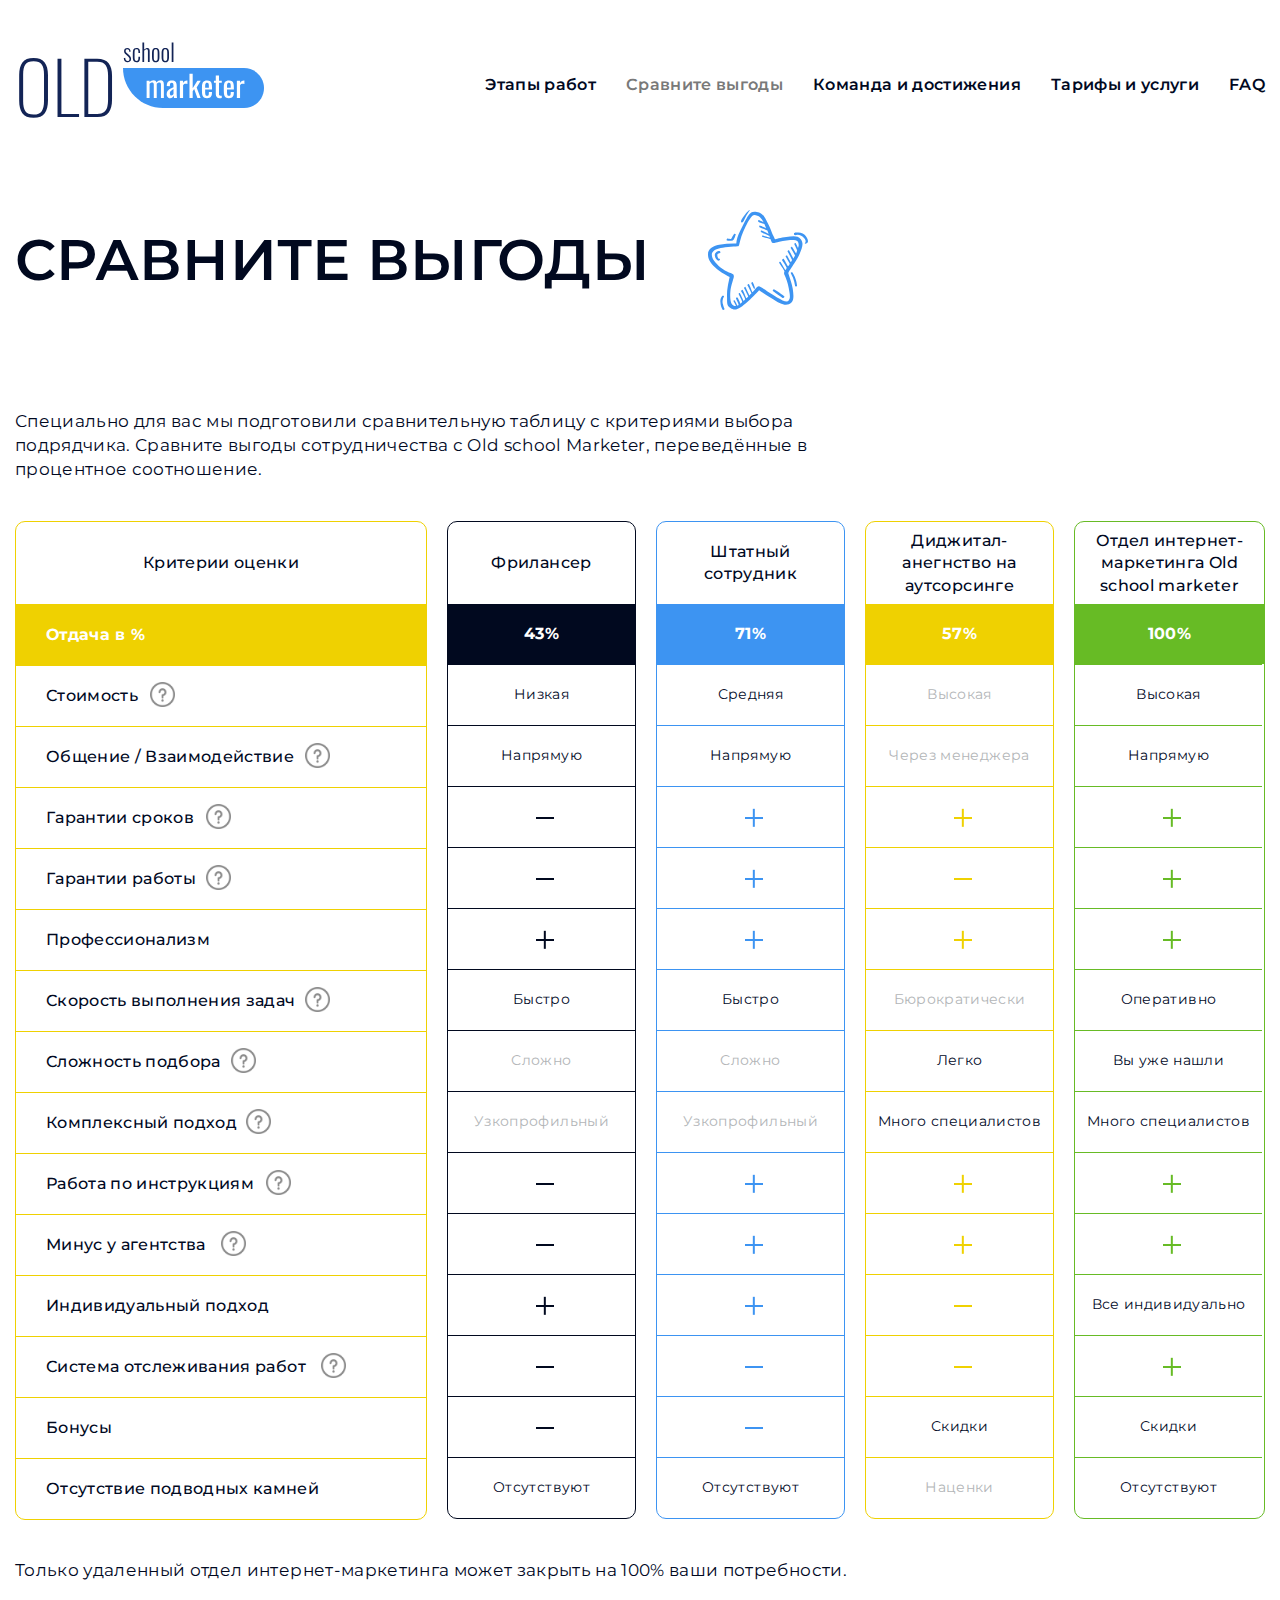
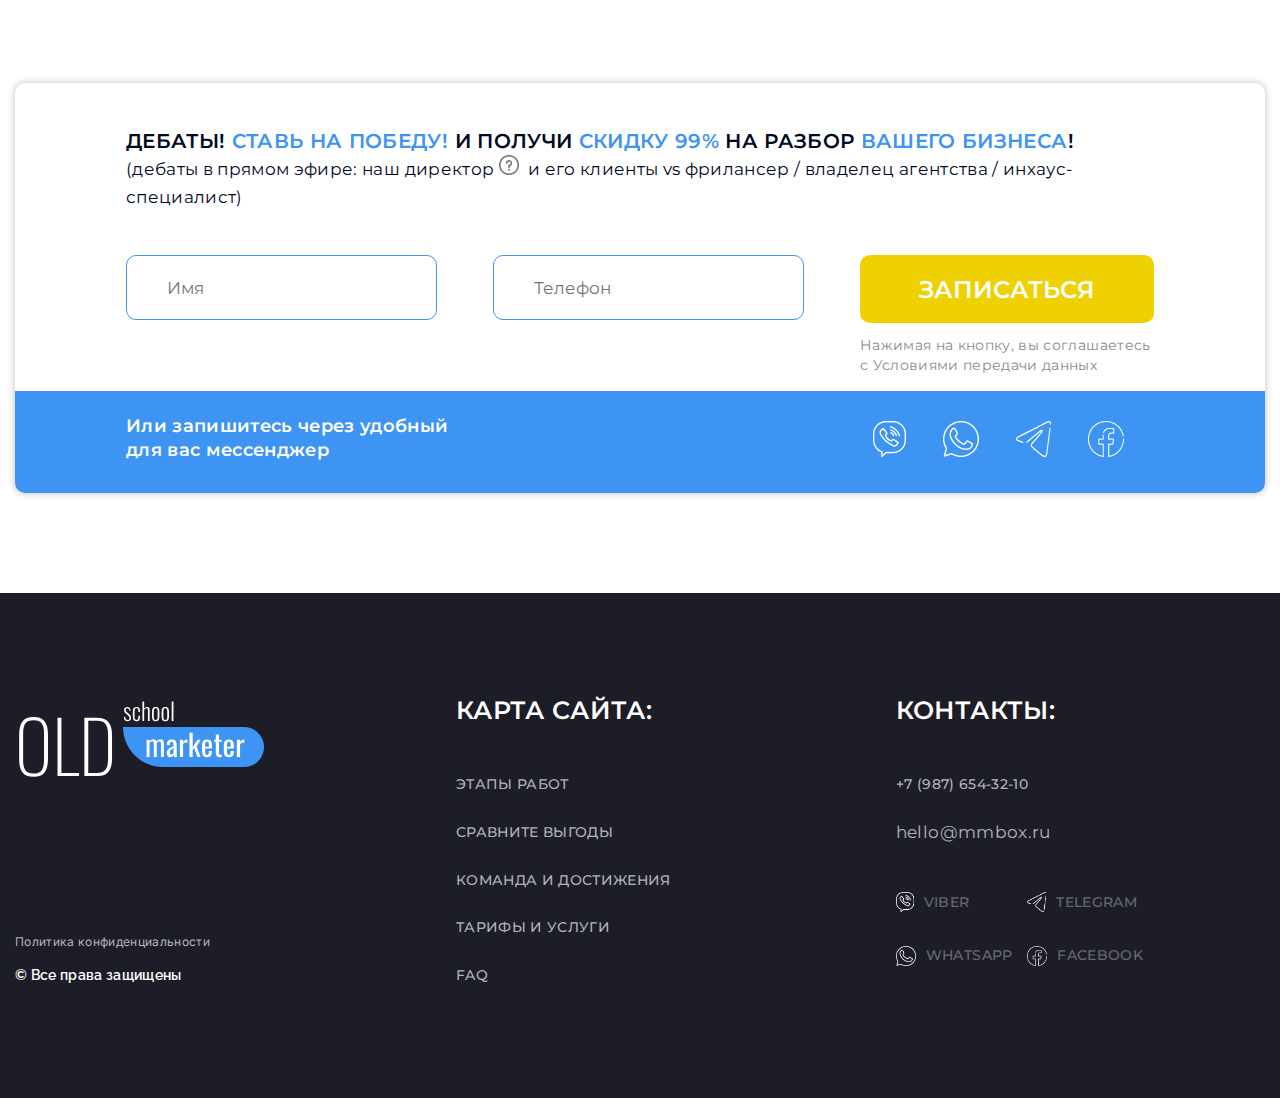
<file: cooperation.html>
<!DOCTYPE html>
<html lang="en">
<head>
    <meta charset="UTF-8">
    <title>Old school marketer</title>
    <meta name="description" content="Интернет маткетинг">
	<meta name="keywords" content="маткетинг, обучение, оптимизация, рекрутинг">
    <meta name="viewport" content="width=device-width, initial-scale=1.0">
    <meta http-equiv="X-UA-Compatible" content="IE=edge">
    <!-- OG Tags -->
	<meta property="og:title" content="Old school marketer">
	<meta property="og:description" content="Интернет маткетинг">
	<meta property="og:type" content="article">
	<meta property="og:image" content="https://sitename.ru/assets/img/preview.jpg">
	<meta property="og:site_name" content="Old school marketer">
    <!-- Styling -->
	<link rel="apple-touch-icon" href="assets/img/apple-touch-icon.png">
	<link rel="icon" type="image/png" href="assets/img/favicon.png">
    <!-- CSS -->
    <link rel="preconnect" href="https://fonts.googleapis.com">
    <link rel="preconnect" href="https://fonts.gstatic.com" crossorigin>
    <link href="https://fonts.googleapis.com/css2?family=Inter&family=Montserrat:wght@400;500;600&family=Raleway:wght@600&display=swap" rel="stylesheet">
    <link rel="stylesheet" href="assets/css/style.css">
</head>
<body>
    <!--? Preloader Start -->
    <div class="preloaderBg" id="preloader" onload="preloader()">
        <div class="preloader"></div>
        <div class="preloader2"></div>
    </div>
    <!-- Preloader End -->
    <!-- Header -->
    <header class="header" id="header">
        <div class="container">
            <div class="header__wrapper">
                <a href="index.html" class="header__logo logo"></a>
                <nav class="header-menu fade">
                    <div class="menu-close">
                        <span></span>
                        <span></span>
                    </div>
                    <ul class="header-menu__items">
                        <li class="header-menu__item">
                            <a href="process.html" class="header-menu__link">
                                Этапы работ
                            </a>
                        </li>
                        <li class="header-menu__item active">
                            <a href="cooperation.html" class="header-menu__link">
                                Сравните выгоды
                            </a>
                        </li>
                        <li class="header-menu__item">
                            <a href="team.html" class="header-menu__link">
                                Команда и достижения
                            </a>
                        </li>
                        <li class="header-menu__item">
                            <a href="rates.html" class="header-menu__link">
                                Тарифы и услуги
                            </a>
                        </li>
                        <li class="header-menu__item">
                            <a href="FAQ.html" class="header-menu__link">
                                FAQ
                            </a>
                        </li>
                    </ul>
                </nav>
                <div class="menu-burger">
                    <span></span>
                    <span></span>
                    <span></span>
                </div>
            </div>
        </div>
    </header>
    <!-- Cooperation -->
    <section class="cooperation">
        <div class="container">
            <div class="cooperation-heading">
                <h1 class="cooperation-heading__title top-section__title title">
                    Сравните выгоды
                </h1>
                <div class="cooperation-heading__icon"></div>
            </div>
            <span class="cooperation__preface">
                Специально для вас мы подготовили сравнительную таблицу с критериями выбора подрядчика. Сравните выгоды сотрудничества с Old school Marketer, переведённые в процентное соотношение.
            </span>
            
            <div class="cooperation-wrapper">
                <div class="cooperation-item cooperation-firstItem">
                    <div class="cooperation-item__performer">
                        Критерии оценки
                    </div>
                    <div class="cooperation-item__name cooperation-item__nameGeneral">
                        Отдача в %
                    </div>
                    <h6 class="cooperation-item__name">
                        Стоимость
                        <div class="cooperation-prompt benefits-prompt">
                            Дороже всего получается агентство и свой отдел интернет-маркетинга, но выгода очевидна, что лучше инвестировать в свое.
                        </div>
                        <div class="cooperation-question benefits-question"></div>
                    </h6>
                    <h6 class="cooperation-item__name">
                        Общение / Взаимодействие
                        <div class="cooperation-prompt benefits-prompt">
                            здесь выигрывают все, кроме агентства, чтобы в нем достучаться до специалиста приходится пробиваться через кучу менеджеров
                        </div>
                        <div class="cooperation-question cooperation-question_2 benefits-question"></div>
                    </h6>
                    <h6 class="cooperation-item__name">
                        Гарантии<br class="new320"> сроков
                        <div class="cooperation-prompt benefits-prompt">
                            работая, только на стороне заказчика, можно добиться четких дедлайнов и их выполнения, потому что на 100% контролируете работу специалистов
                        </div>
                        <div class="cooperation-question cooperation-question_3 benefits-question"></div>
                    </h6>
                    <h6 class="cooperation-item__name">
                        Гарантии<br class="new320"> работы
                        <div class="cooperation-prompt benefits-prompt">
                            работая, только на стороне заказчика, можно добиться гарантий, прописанных в трудовом договоре
                        </div>
                        <div class="cooperation-question cooperation-question_3 benefits-question"></div>
                    </h6>
                    <h6 class="cooperation-item__name">
                        Профессионализм
                    </h6>
                    <h6 class="cooperation-item__name">
                        Скорость выполнения задач
                        <div class="cooperation-prompt benefits-prompt">
                            быстрее всего, как показала практика, это получается в отделе маркетинга, а вот в агентствах, к сожалению, бюрократия
                        </div>
                        <div class="cooperation-question cooperation-question_2 cooperation-question_6 benefits-question"></div>
                    </h6>
                    <h6 class="cooperation-item__name">
                        Сложность <br class="new450">подбора
                        <div class="cooperation-prompt benefits-prompt">
                            очень сложно найти хорошего фрилансера или штатного сотрудника, в этом плане легче выбрать агентство или обратится к нам
                        </div>
                        <div class="cooperation-question cooperation-question_7 benefits-question"></div>
                    </h6>
                    <h6 class="cooperation-item__name">
                        Комплексный подход
                        <div class="cooperation-prompt benefits-prompt">
                            фрилансер или инхаус специалист не могут на себя взвалить разные задачи или все рекламные каналы, они ограничены
                        </div>
                        <div class="cooperation-question cooperation-question_8 benefits-question"></div>
                    </h6>
                    <h6 class="cooperation-item__name">
                        Работа по <br class="new"> инструкциям
                        <div class="cooperation-prompt benefits-prompt">
                            и тут полностью выигрывает свой отдел маркетинга, потому что агентства и фрилансеры не открывают свою внутреннюю «кухню», а возможности штатного сотрудника ограничены
                        </div>
                        <div class="cooperation-question cooperation-question_9 benefits-question"></div>
                    </h6>
                    <h6 class="cooperation-item__name">
                        Минус у <br class="new320"> агентства
                        <div class="cooperation-prompt benefits-prompt">
                            есть: только у штатного сотрудника и своего отдела интернет-маркетинга
                        </div>
                        <div class="cooperation-question cooperation-question_10 benefits-question"></div>
                    </h6>
                    <h6 class="cooperation-item__name">
                        Индивидуальный подход
                    </h6>
                    <h6 class="cooperation-item__name">
                        Система отслеживания<br class="new320"> работ
                        <div class="cooperation-prompt benefits-prompt">
                            только собственный отдел интернет-маркетинга может быть полностью прозрачный, и мы делаем его таковым
                        </div>
                        <div class="cooperation-question cooperation-question_12 benefits-question"></div>
                    </h6>
                    <h6 class="cooperation-item__name">
                        Бонусы
                    </h6>
                    <h6 class="cooperation-item__name">
                        Отсутствие подводных камней
                    </h6>
                </div>
                <div class="cooperation-scroll">
                    <div class="cooperation-scrollWrapper">
                        <div class="cooperation-item cooperation-secondItem">
                            <h6 class="cooperation-item__performer">
                                Фрилансер
                            </h6>
                            <div class="cooperation-item__nameGeneral">
                                43%
                            </div>
                            <p class="cooperation-item__value">
                                Низкая
                            </p>
                            <p class="cooperation-item__value">
                                Напрямую
                            </p>
                            <p class="cooperation-item__value cooperation-item__value_minus">
                                <span></span>
                            </p>
                            <p class="cooperation-item__value cooperation-item__value_minus">
                                <span></span>
                            </p>
                            <p class="cooperation-item__value cooperation-item__value_plus">
                                <span></span>
                                <span></span>
                            </p>
                            <p class="cooperation-item__value">
                                Быстро
                            </p>
                            <p class="cooperation-item__value cooperation-item__value_gray">
                                Сложно
                            </p>
                            <p class="cooperation-item__value cooperation-item__value_gray">
                                Узкопрофильный
                            </p>
                            <p class="cooperation-item__value cooperation-item__value_minus">
                                <span></span>
                            </p>
                            <p class="cooperation-item__value cooperation-item__value_minus">
                                <span></span>
                            </p>
                            <p class="cooperation-item__value cooperation-item__value_plus">
                                <span></span>
                                <span></span>
                            </p>
                            <p class="cooperation-item__value cooperation-item__value_minus">
                                <span></span>
                            </p>
                            <p class="cooperation-item__value cooperation-item__value_minus">
                                <span></span>
                            </p>
                            <p class="cooperation-item__value">
                                Отсутствуют
                            </p>
                        </div>
                        <div class="cooperation-item cooperation-thirdItem">
                            <h6 class="cooperation-item__performer">
                                Штатный сотрудник
                            </h6>
                            <div class="cooperation-item__nameGeneral">
                                71%
                            </div>
                            <p class="cooperation-item__value">
                                Средняя
                            </p>
                            <p class="cooperation-item__value">
                                Напрямую
                            </p>
                            <p class="cooperation-item__value cooperation-item__value_plus">
                                <span></span>
                                <span></span>
                            </p>
                            <p class="cooperation-item__value cooperation-item__value_plus">
                                <span></span>
                                <span></span>
                            </p>
                            <p class="cooperation-item__value cooperation-item__value_plus">
                                <span></span>
                                <span></span>
                            </p>
                            <p class="cooperation-item__value">
                                Быстро
                            </p>
                            <p class="cooperation-item__value cooperation-item__value_gray">
                                Сложно
                            </p>
                            <p class="cooperation-item__value cooperation-item__value_gray">
                                Узкопрофильный
                            </p>
                            <p class="cooperation-item__value cooperation-item__value_plus">
                                <span></span>
                                <span></span>
                            </p>
                            <p class="cooperation-item__value cooperation-item__value_plus">
                                <span></span>
                                <span></span>
                            </p>
                            <p class="cooperation-item__value cooperation-item__value_plus">
                                <span></span>
                                <span></span>
                            </p>
                            <p class="cooperation-item__value cooperation-item__value_minus">
                                <span></span>
                            </p>
                            <p class="cooperation-item__value cooperation-item__value_minus">
                                <span></span>
                            </p>
                            <p class="cooperation-item__value">
                                Отсутствуют
                            </p>
                        </div>
                        <div class="cooperation-item cooperation-fourthItem">
                            <h6 class="cooperation-item__performer">
                                Диджитал-анегнство на аутсорсинге
                            </h6>
                            <div class="cooperation-item__nameGeneral">
                                57%
                            </div>
                            <p class="cooperation-item__value cooperation-item__value_gray">
                                Высокая
                            </p>
                            <p class="cooperation-item__value cooperation-item__value_gray">
                                Через менеджера
                            </p>
                            <p class="cooperation-item__value cooperation-item__value_plus">
                                <span></span>
                                <span></span>
                            </p>
                            <p class="cooperation-item__value cooperation-item__value_minus">
                                <span></span>
                            </p>
                            <p class="cooperation-item__value cooperation-item__value_plus">
                                <span></span>
                                <span></span>
                            </p>
                            <p class="cooperation-item__value cooperation-item__value_gray">
                                Бюрократически
                            </p>
                            <p class="cooperation-item__value">
                                Легко
                            </p>
                            <p class="cooperation-item__value">
                                Много специалистов
                            </p>
                            <p class="cooperation-item__value cooperation-item__value_plus">
                                <span></span>
                                <span></span>
                            </p>
                            <p class="cooperation-item__value cooperation-item__value_plus">
                                <span></span>
                                <span></span>
                            </p>
                            <p class="cooperation-item__value cooperation-item__value_minus">
                                <span></span>
                            </p>
                            <p class="cooperation-item__value cooperation-item__value_minus">
                                <span></span>
                            </p>
                            <p class="cooperation-item__value">
                                Скидки
                            </p>
                            <p class="cooperation-item__value cooperation-item__value_gray">
                                Наценки
                            </p>
                        </div>
                        <div class="cooperation-item cooperation-fifthItem">
                            <h6 class="cooperation-item__performer">
                                Отдел интернет-маркетинга Old school marketer
                            </h6>
                            <div class="cooperation-item__nameGeneral">
                                100%
                            </div>
                            <p class="cooperation-item__value">
                                Высокая
                            </p>
                            <p class="cooperation-item__value">
                                Напрямую
                            </p>
                            <p class="cooperation-item__value cooperation-item__value_plus">
                                <span></span>
                                <span></span>
                            </p>
                            <p class="cooperation-item__value cooperation-item__value_plus">
                                <span></span>
                                <span></span>
                            </p>
                            <p class="cooperation-item__value cooperation-item__value_plus">
                                <span></span>
                                <span></span>
                            </p>
                            <p class="cooperation-item__value">
                                Оперативно
                            </p>
                            <p class="cooperation-item__value">
                                Вы уже нашли
                            </p>
                            <p class="cooperation-item__value">
                                Много специалистов
                            </p>
                            <p class="cooperation-item__value cooperation-item__value_plus">
                                <span></span>
                                <span></span>
                            </p>
                            <p class="cooperation-item__value cooperation-item__value_plus">
                                <span></span>
                                <span></span>
                            </p>
                            <p class="cooperation-item__value cooperation-item__value_plus">
                                Все индивидуально
                            </p>
                            <p class="cooperation-item__value cooperation-item__value_plus">
                                <span></span>
                                <span></span>
                            </p>
                            <p class="cooperation-item__value">
                                Скидки
                            </p>
                            <p class="cooperation-item__value">
                                Отсутствуют
                            </p>
                        </div>
                    </div>
                </div>
            </div>
            <span class="cooperation__postface">
                Только удаленный отдел интернет-маркетинга может закрыть на 100% ваши потребности.
            </span>
        </div>
    </section>
    <!-- Feedback -->
    <section class="feedback" id="feedback">
        <div class="container">
            <div class="feedback-wrapper">
                <div class="feedback-top">
                    <h4 class="feedback-top__title title">
                        ДЕБАТЫ! <span>СТАВЬ НА ПОБЕДУ!</span> И ПОЛУЧИ <span>СКИДКУ 99%</span> НА РАЗБОР <span>ВАШЕГО БИЗНЕСА</span>!
                        <div class="feedback-note">
                            (дебаты в прямом эфире: наш директор <img src="./assets/img/question.png" alt="question" class="feedback-question"/> и его клиенты vs фрилансер / владелец агентства / инхаус-специалист)
                        </div>
                        <div class="benefits-prompt feedback-prompt">
                            Константин Колосов - бизнесмен, совладелец 5 предприятий общественного питания, руководитель KFC Белгород, действующий директор по интернет-маркетингу в MMBox, действующий стартап-менеджер и амбассадор группы компаний OSM, MMBox и МуркаМаркетинг
                        </div>
                    </h4>
                    <form action="#" class="feedback-top__form js-form" id="feedback-top__form">
                        <input type="text" name="firstName" class="feedback-top__input" placeholder="Имя" required>
                        <input type="tel" name="phoneNumber" class="feedback-top__input" placeholder="Телефон" required>
                        <div class="feedback-top__button-wrapper">
                            <button type="submit" class="btn feedback-top__btn" data-submit>ЗАПИСАТЬСЯ</button>
                            <span>Нажимая на кнопку, вы соглашаетесь с Условиями передачи данных</span>
                        </div>
                    </form>
                    <div class="feedback-popup">
                        <div class="feedback-popup__overlay"></div>
                        <div class="feedback-popup__content">
                            <h3 class="feedback-popup__title">
                                Спасибо! Мы скоро вам перезвоним.
                            </h3>
                            <button type="button" class="feedback-popup__close">Закрыть</button>
                        </div>
                    </div>
                </div>
                <div class="feedback-bottom">
                    <p class="feedback-bottom__text">
                        Или запишитесь через удобный для вас мессенджер
                    </p>
                    <div class="feedback-social">
                        <!--noindex-->
                        <a href="#" class="feedback-social__link" rel="nofollow noopener noreferrer" target="_blank">
                            <div class="feedback-social__viber"></div>
                        </a>
                        <!--/noindex-->
                        <!--noindex-->
                        <a href="#" class="feedback-social__link" rel="nofollow noopener noreferrer" target="_blank">
                            <div class="feedback-social__whatsup"></div>
                        </a>
                        <!--/noindex-->
                        <!--noindex-->
                        <a href="#" class="feedback-social__link" rel="nofollow noopener noreferrer" target="_blank">
                            <div class="feedback-social__telegramm"></div>
                        </a>
                        <!--/noindex-->
                        <!--noindex-->
                        <a href="#" class="feedback-social__link" rel="nofollow noopener noreferrer" target="_blank">
                            <div class="feedback-social__FB"></div>
                        </a>
                        <!--/noindex-->
                    </div>
                </div>
            </div>
        </div>
    </section>
    <!-- Footer -->
    <footer class="footer" id="footer">
        <div class="container container_footer">
            <div class="footer-firstItem">
                <a href="#" class="footer-firstItem__logo"></a>
                <a href="#" class="footer-firstItem__privacy">Политика конфиденциальности</a>
                <span class="footer-firstItem__copyright">© Все права защищены</span>
            </div>
            <div class="footer-secondItem">
                <h3 class="footer-secondItem__title title">
                    Карта сайта:
                </h3>
                <ul class="footer-menu">
                    <li class="footer-menu__item">
                        <a href="process.html" class="footer-menu__link">Этапы работ</a>
                    </li>
                    <li class="footer-menu__item">
                        <a href="cooperation.html" class="footer-menu__link">Сравните выгоды</a>
                    </li>
                    <li class="footer-menu__item">
                        <a href="team.html" class="footer-menu__link">Команда и достижения</a>
                    </li>
                    <li class="footer-menu__item">
                        <a href="rates.html" class="footer-menu__link">Тарифы и услуги</a>
                    </li>
                    <li class="footer-menu__item">
                        <a href="FAQ.html" class="footer-menu__link">FAQ</a>
                    </li>
                </ul>
            </div>
            <div class="footer-thirdItem">
                <h3 class="footer-thirdItem__title title">
                    Контакты:
                </h3>
                <div class="footer-contacts">
                    <a href="tel:+79876543210" class="footer-phone">+7 (987) 654-32-10</a>
                    <a href="mailto:hello@mmbox.ru" class="footer-email">hello@mmbox.ru</a>
                </div>
                <div class="footer-social">
                    <!--noindex-->
                    <a href="#" class="footer-social__item" rel="nofollow noopener noreferrer" target="_blank">
                        <div class="footer-social__viber"></div>
                        <span>Viber</span>
                    </a>
                    <!--/noindex-->
                    <!--noindex-->
                    <a href="#" class="footer-social__item" rel="nofollow noopener noreferrer" target="_blank">
                        <div class="footer-social__telegramm"></div>
                        <span>Telegram</span>
                    </a>
                    <!--/noindex-->
                    <!--noindex-->
                    <a href="#" class="footer-social__item" rel="nofollow noopener noreferrer" target="_blank">
                        <div class="footer-social__whatsapp"></div>
                        <span>Whatsapp</span>
                    </a>
                    <!--/noindex-->
                    <!--noindex-->
                    <a href="#" class="footer-social__item" rel="nofollow noopener noreferrer" target="_blank">
                        <div class="footer-social__fb"></div>
                        <span>Facebook</span>
                    </a>
                    <!--/noindex-->
                </div>
            </div>
        </div>
    </footer>
    <script src="assets/js/jquery-3.6.0.min.js"></script>
    <script src="assets/js/jquery.validate.min.js"></script>
    <script src="assets/js/slick.min.js"></script>
    <script src="assets/js/main.js"></script>
</body>
</html>
</file>
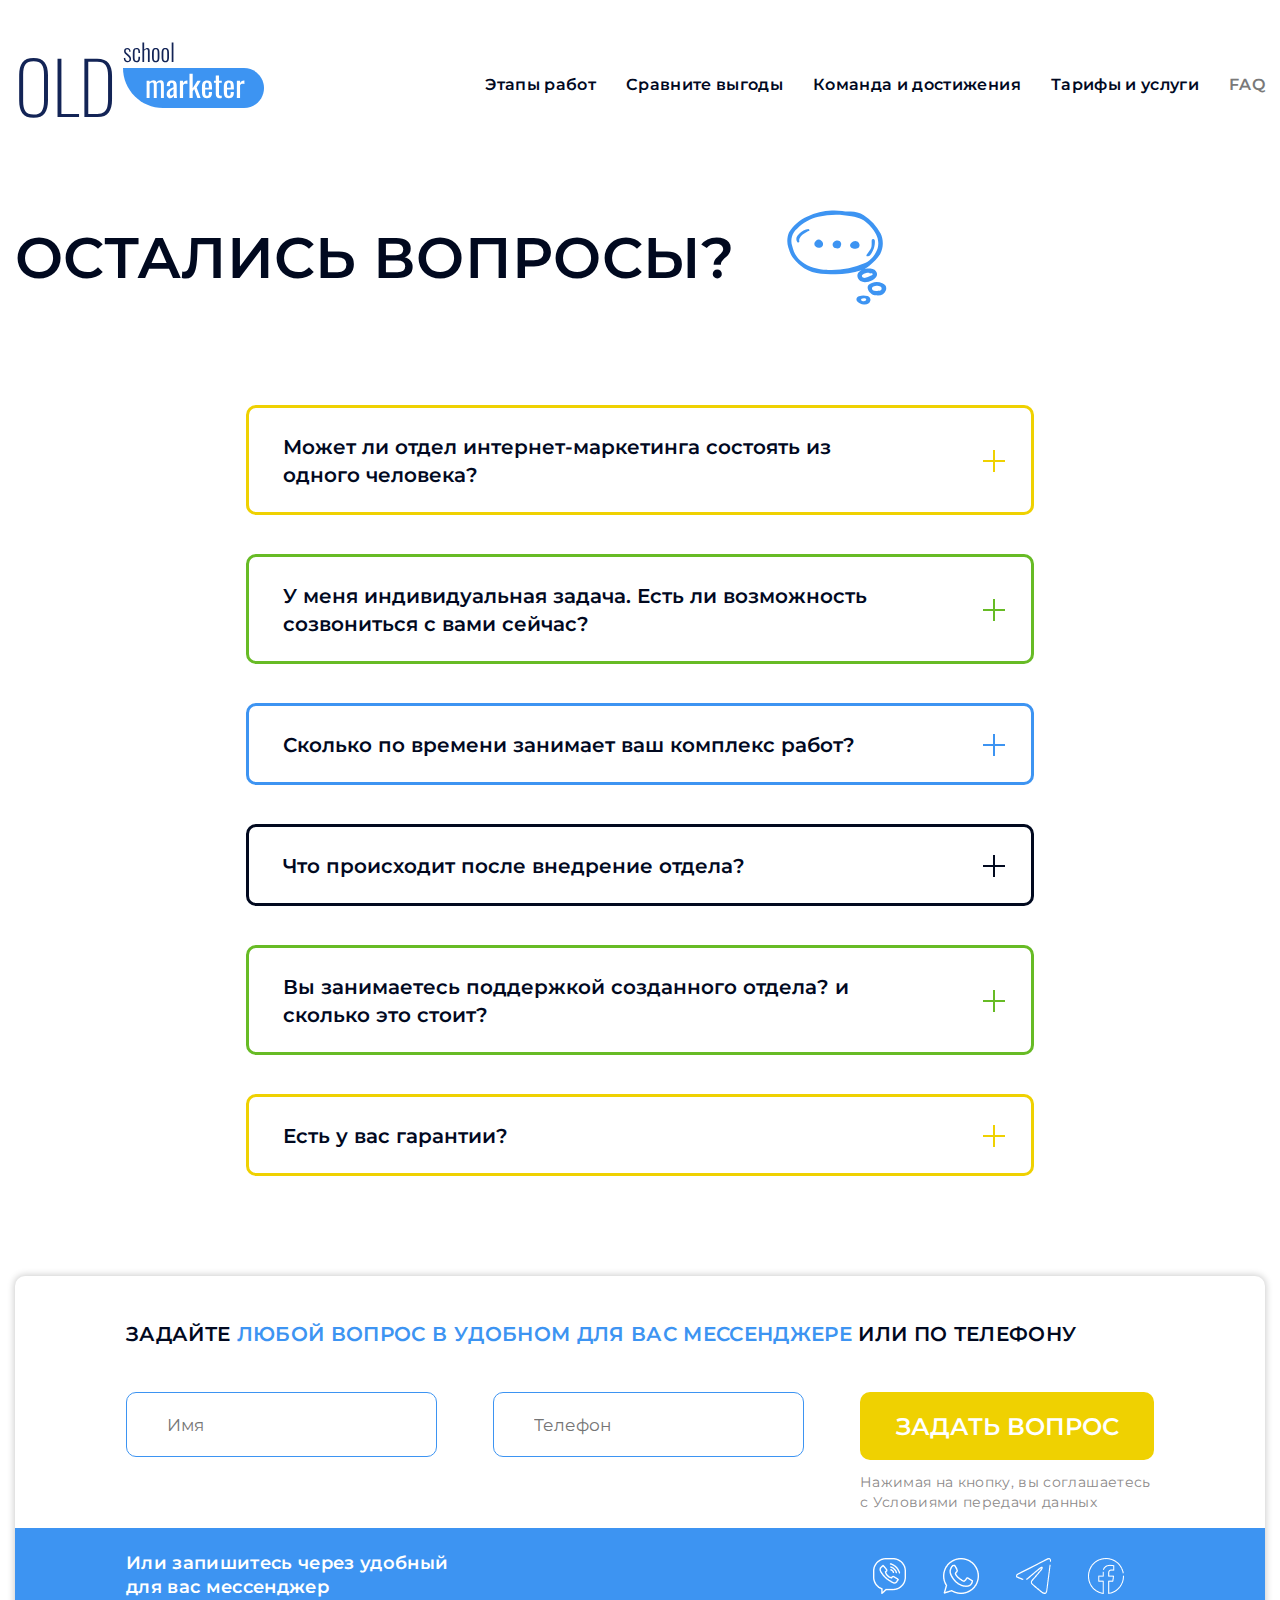
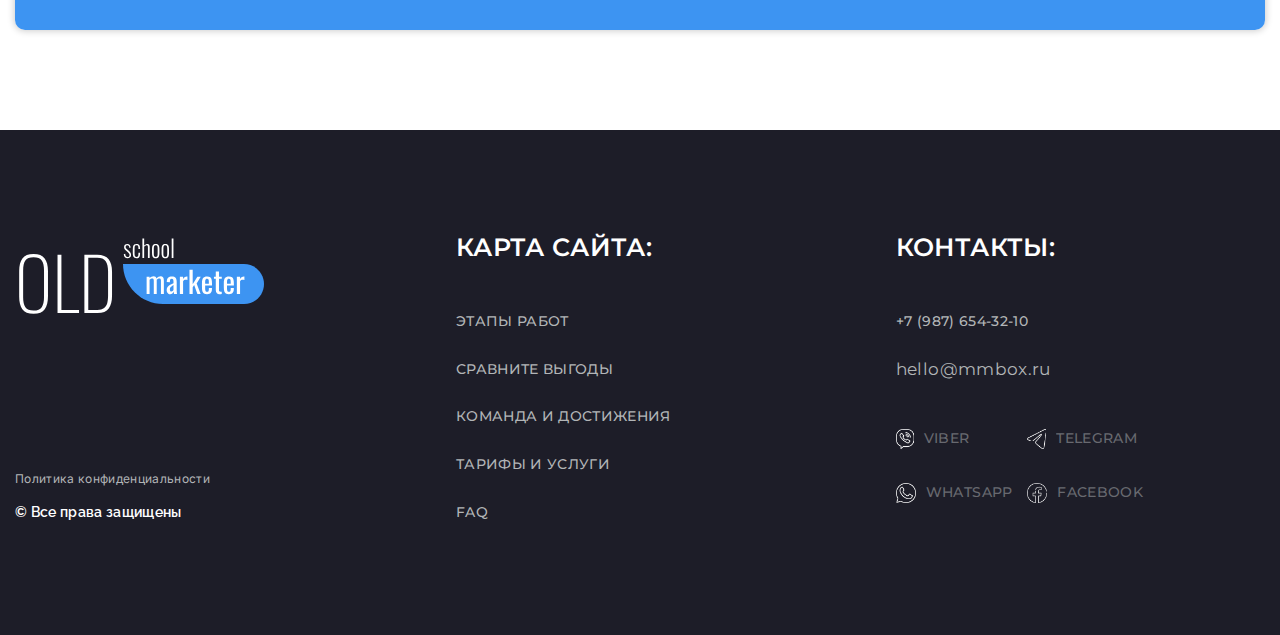
<file: FAQ.html>
<!DOCTYPE html>
<html lang="en">
<head>
    <meta charset="UTF-8">
    <title>Old school marketer</title>
    <meta name="description" content="Интернет маткетинг">
	<meta name="keywords" content="маткетинг, обучение, оптимизация, рекрутинг">
    <meta name="viewport" content="width=device-width, initial-scale=1.0">
    <meta http-equiv="X-UA-Compatible" content="IE=edge">
    <!-- OG Tags -->
	<meta property="og:title" content="Old school marketer">
	<meta property="og:description" content="Интернет маткетинг">
	<meta property="og:type" content="article">
	<meta property="og:image" content="https://sitename.ru/assets/img/preview.jpg">
	<meta property="og:site_name" content="Old school marketer">
    <!-- Styling -->
	<link rel="apple-touch-icon" href="assets/img/apple-touch-icon.png">
	<link rel="icon" type="image/png" href="assets/img/favicon.png">
    <!-- CSS -->
    <link rel="preconnect" href="https://fonts.googleapis.com">
    <link rel="preconnect" href="https://fonts.gstatic.com" crossorigin>
    <link href="https://fonts.googleapis.com/css2?family=Inter&family=Montserrat:wght@400;500;600&family=Raleway:wght@600&display=swap" rel="stylesheet">
    <link rel="stylesheet" href="assets/css/style.css">
</head>
<body>
    <!--? Preloader Start -->
    <div class="preloaderBg" id="preloader" onload="preloader()">
        <div class="preloader"></div>
        <div class="preloader2"></div>
    </div>
    <!-- Preloader End -->
    <!-- Header -->
    <header class="header" id="header">
        <div class="container">
            <div class="header__wrapper">
                <a href="index.html" class="header__logo logo"></a>
                <nav class="header-menu fade">
                    <div class="menu-close">
                        <span></span>
                        <span></span>
                    </div>
                    <ul class="header-menu__items">
                        <li class="header-menu__item">
                            <a href="process.html" class="header-menu__link">
                                Этапы работ
                            </a>
                        </li>
                        <li class="header-menu__item">
                            <a href="cooperation.html" class="header-menu__link">
                                Сравните выгоды
                            </a>
                        </li>
                        <li class="header-menu__item">
                            <a href="team.html" class="header-menu__link">
                                Команда и достижения
                            </a>
                        </li>
                        <li class="header-menu__item">
                            <a href="rates.html" class="header-menu__link">
                                Тарифы и услуги
                            </a>
                        </li>
                        <li class="header-menu__item active">
                            <a href="FAQ.html" class="header-menu__link">
                                FAQ
                            </a>
                        </li>
                    </ul>
                </nav>
                <div class="menu-burger">
                    <span></span>
                    <span></span>
                    <span></span>
                </div>
            </div>
        </div>
    </header>
    <!-- FAQ section -->
    <section class="faq">
        <div class="container">
            <div class="faq-heading">
                <h1 class="faq-heading__title top-section__title title">
                    остались вопросы?
                </h1>
                <div class="faq-heading__icon"></div>
            </div>
            <div class="faq-wrapper">
                <div class="faq-item">
                    <div class="faq-item__top">
                        <h4 class="faq-item__title">
                            Может ли отдел интернет-маркетинга состоять из одного человека?
                        </h4>
                        <div class="faq-item__plus">
                            <span></span>
                            <span></span>
                        </div>
                    </div>
                    <div class="faq-item__bottom">
                        Да, конечно. Если ваша деятельность в рамках микробизнеса, либо у вас низкая конкуренция.
                    </div>
                </div>
                <div class="faq-item">
                    <div class="faq-item__top">
                        <h4 class="faq-item__title">
                            У меня индивидуальная задача. Есть ли возможность созвониться с вами сейчас?
                        </h4>
                        <div class="faq-item__plus">
                            <span></span>
                            <span></span>
                        </div>
                    </div>
                    <div class="faq-item__bottom">
                        Вам нужно написать по контактам ниже, с вами свяжется клиентский менеджер, вы озвучите вашу задачу, и если мы сможем вам помочь, то назначим время для обсуждения решений, которые вам будут полезны. 
                    </div>
                </div>
                <div class="faq-item">
                    <div class="faq-item__top">
                        <h4 class="faq-item__title">
                            Сколько по времени занимает ваш комплекс работ?
                        </h4>
                        <div class="faq-item__plus">
                            <span></span>
                            <span></span>
                        </div>
                    </div>
                    <div class="faq-item__bottom">
                        Все зависит от масштабов вашего бизнеса. Как правило, от 3 до 11 месяцев занимает создание и внедрение отдела интернет-маркетинга.
                    </div>
                </div>
                <div class="faq-item">
                    <div class="faq-item__top">
                        <h4 class="faq-item__title">
                            Что происходит после внедрение отдела?
                        </h4>
                        <div class="faq-item__plus">
                            <span></span>
                            <span></span>
                        </div>
                    </div>
                    <div class="faq-item__bottom">
                        Все процессы работают автоматизировано, в этом и заключается суть построения отдела.
                    </div>
                </div>
                <div class="faq-item">
                    <div class="faq-item__top">
                        <h4 class="faq-item__title">
                            Вы занимаетесь поддержкой созданного отдела? и сколько это стоит?
                        </h4>
                        <div class="faq-item__plus">
                            <span></span>
                            <span></span>
                        </div>
                    </div>
                    <div class="faq-item__bottom">
                        Мы выполняем ежемесячную поддержку, дополняя и развивая ваш отдел различными новшествами.
                        Стоимость варьируется в зависимости от масштабов бизнеса и размеров самого отдела. В среднем, это 120 тысяч в месяц. 

                    </div>
                </div>
                <div class="faq-item">
                    <div class="faq-item__top">
                        <h4 class="faq-item__title">
                            Есть у вас гарантии?
                        </h4>
                        <div class="faq-item__plus">
                            <span></span>
                            <span></span>
                        </div>
                    </div>
                    <div class="faq-item__bottom">
                        Да, конечно, мы прописываем в договоре, что сделаем для вашей компании. Два раза в месяц мы выставляем акты с отчетами о проделанной работе. Ну а результаты вы увидите наглядно в приросте продаж и росте бизнеса.
                    </div>
                </div>
            </div>

        </div>
    </section>
    <!-- Feedback -->
    <section class="feedback" id="feedback">
        <div class="container">
            <div class="feedback-wrapper">
                <div class="feedback-top">
                    <h4 class="feedback-top__title title">
                        ЗАДАЙТЕ <span>ЛЮБОЙ ВОПРОС В УДОБНОМ ДЛЯ ВАС МЕССЕНДЖЕРЕ</span> ИЛИ ПО ТЕЛЕФОНУ
                    </h4>
                    <form action="#" class="feedback-top__form js-form" id="feedback-top__form">
                        <input type="text" name="firstName" class="feedback-top__input" placeholder="Имя" required>
                        <input type="tel" name="phoneNumber" class="feedback-top__input" placeholder="Телефон" required>
                        <div class="feedback-top__button-wrapper">
                            <button type="submit" class="btn feedback-top__btn" data-submit>ЗАДАТЬ ВОПРОС</button>
                            <span>Нажимая на кнопку, вы соглашаетесь с Условиями передачи данных</span>
                        </div>
                    </form>
                    <div class="feedback-popup">
                        <div class="feedback-popup__overlay"></div>
                        <div class="feedback-popup__content">
                            <h3 class="feedback-popup__title">
                                Спасибо! Мы скоро вам перезвоним.
                            </h3>
                            <button type="button" class="feedback-popup__close">Закрыть</button>
                        </div>
                    </div>
                </div>
                <div class="feedback-bottom">
                    <p class="feedback-bottom__text">
                        Или запишитесь через удобный для вас мессенджер
                    </p>
                    <div class="feedback-social">
                        <!--noindex-->
                        <a href="#" class="feedback-social__link" rel="nofollow noopener noreferrer" target="_blank">
                            <div class="feedback-social__viber"></div>
                        </a>
                        <!--/noindex-->
                        <!--noindex-->
                        <a href="#" class="feedback-social__link" rel="nofollow noopener noreferrer" target="_blank">
                            <div class="feedback-social__whatsup"></div>
                        </a>
                        <!--/noindex-->
                        <!--noindex-->
                        <a href="#" class="feedback-social__link" rel="nofollow noopener noreferrer" target="_blank">
                            <div class="feedback-social__telegramm"></div>
                        </a>
                        <!--/noindex-->
                        <!--noindex-->
                        <a href="#" class="feedback-social__link" rel="nofollow noopener noreferrer" target="_blank">
                            <div class="feedback-social__FB"></div>
                        </a>
                        <!--/noindex-->
                    </div>
                </div>
            </div>
        </div>
    </section>
    <!-- Footer -->
    <footer class="footer" id="footer">
        <div class="container container_footer">
            <div class="footer-firstItem">
                <a href="#" class="footer-firstItem__logo"></a>
                <a href="#" class="footer-firstItem__privacy">Политика конфиденциальности</a>
                <span class="footer-firstItem__copyright">© Все права защищены</span>
            </div>
            <div class="footer-secondItem">
                <h3 class="footer-secondItem__title title">
                    Карта сайта:
                </h3>
                <ul class="footer-menu">
                    <li class="footer-menu__item">
                        <a href="process.html" class="footer-menu__link">Этапы работ</a>
                    </li>
                    <li class="footer-menu__item">
                        <a href="cooperation.html" class="footer-menu__link">Сравните выгоды</a>
                    </li>
                    <li class="footer-menu__item">
                        <a href="team.html" class="footer-menu__link">Команда и достижения</a>
                    </li>
                    <li class="footer-menu__item">
                        <a href="rates.html" class="footer-menu__link">Тарифы и услуги</a>
                    </li>
                    <li class="footer-menu__item">
                        <a href="FAQ.html" class="footer-menu__link">FAQ</a>
                    </li>
                </ul>
            </div>
            <div class="footer-thirdItem">
                <h3 class="footer-thirdItem__title title">
                    Контакты:
                </h3>
                <div class="footer-contacts">
                    <a href="tel:+79876543210" class="footer-phone">+7 (987) 654-32-10</a>
                    <a href="mailto:hello@mmbox.ru" class="footer-email">hello@mmbox.ru</a>
                </div>
                <div class="footer-social">
                    <!--noindex-->
                    <a href="#" class="footer-social__item" rel="nofollow noopener noreferrer" target="_blank">
                        <div class="footer-social__viber"></div>
                        <span>Viber</span>
                    </a>
                    <!--/noindex-->
                    <!--noindex-->
                    <a href="#" class="footer-social__item" rel="nofollow noopener noreferrer" target="_blank">
                        <div class="footer-social__telegramm"></div>
                        <span>Telegram</span>
                    </a>
                    <!--/noindex-->
                    <!--noindex-->
                    <a href="#" class="footer-social__item" rel="nofollow noopener noreferrer" target="_blank">
                        <div class="footer-social__whatsapp"></div>
                        <span>Whatsapp</span>
                    </a>
                    <!--/noindex-->
                    <!--noindex-->
                    <a href="#" class="footer-social__item" rel="nofollow noopener noreferrer" target="_blank">
                        <div class="footer-social__fb"></div>
                        <span>Facebook</span>
                    </a>
                    <!--/noindex-->
                </div>
            </div>
        </div>
    </footer>
    <script src="assets/js/jquery-3.6.0.min.js"></script>
    <script src="assets/js/jquery.validate.min.js"></script>
    <script src="assets/js/slick.min.js"></script>
    <script src="assets/js/main.js"></script>
</body>
</html>
</file>
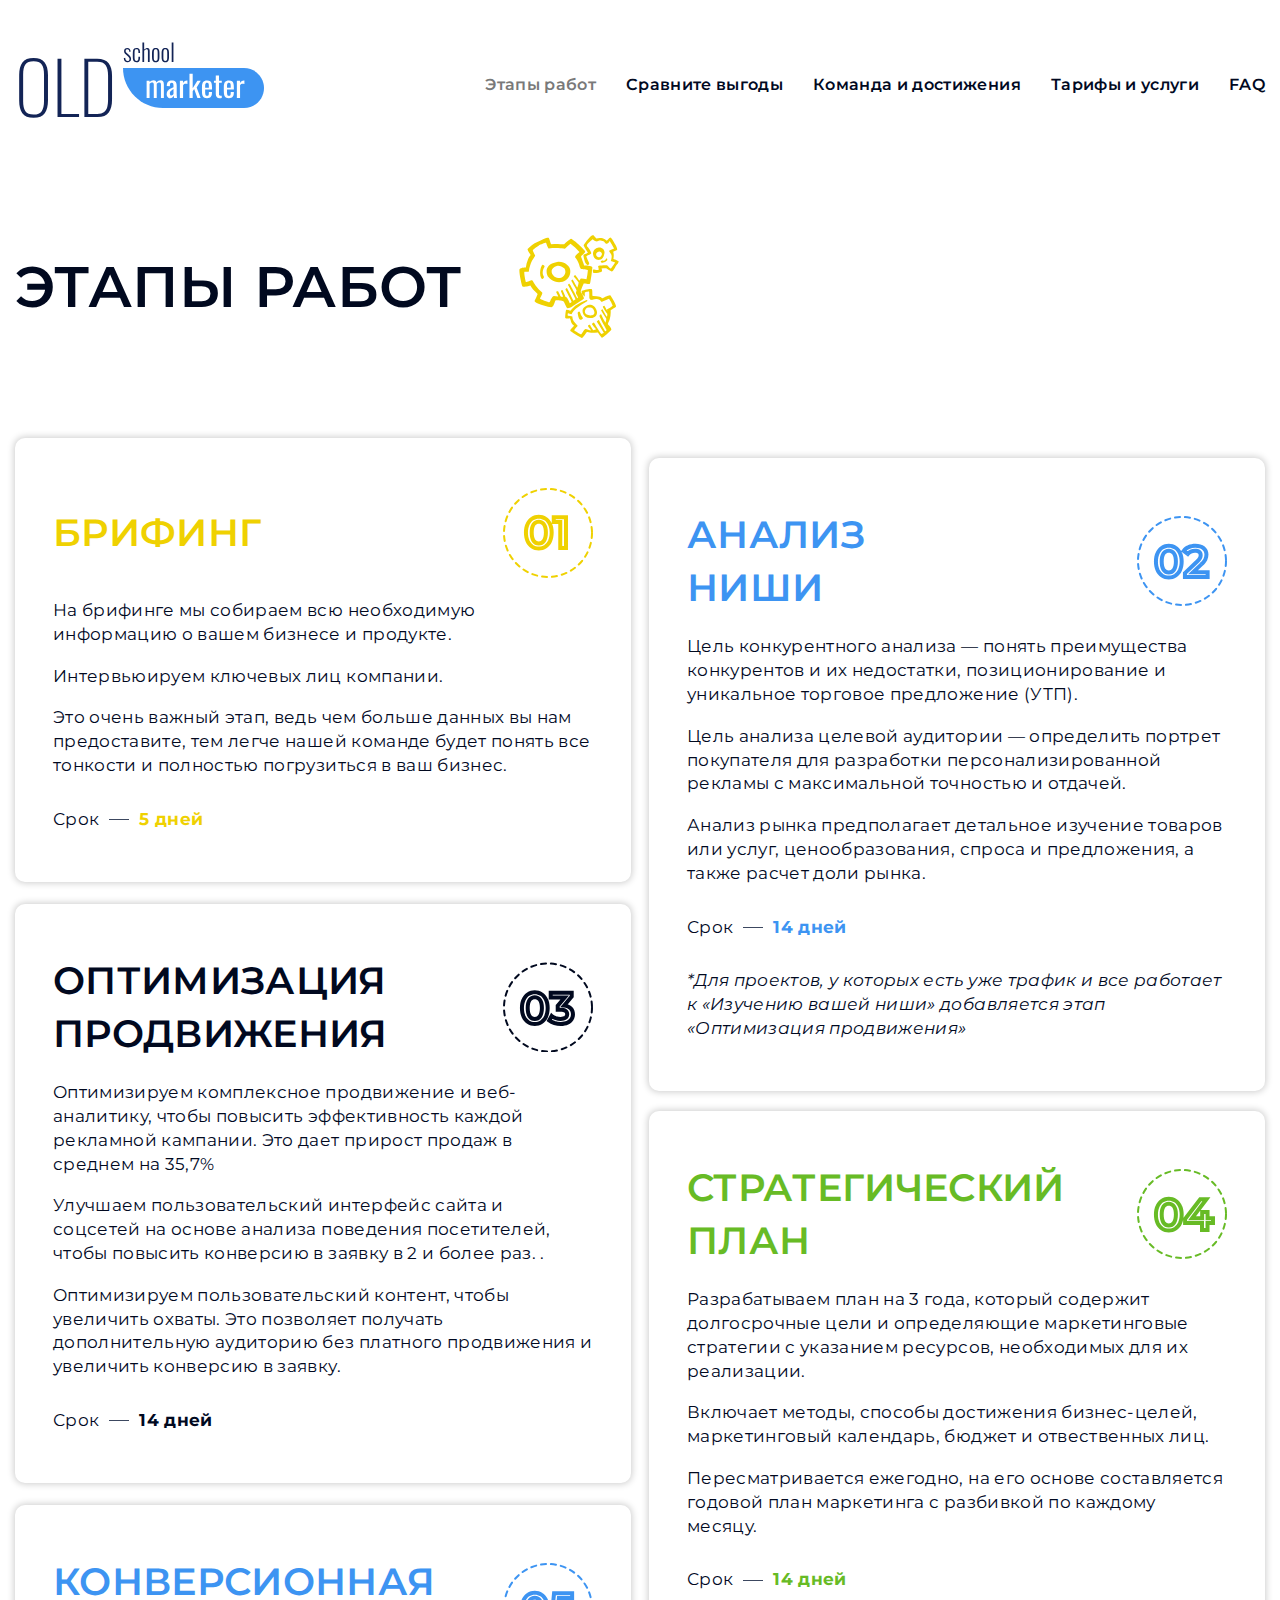
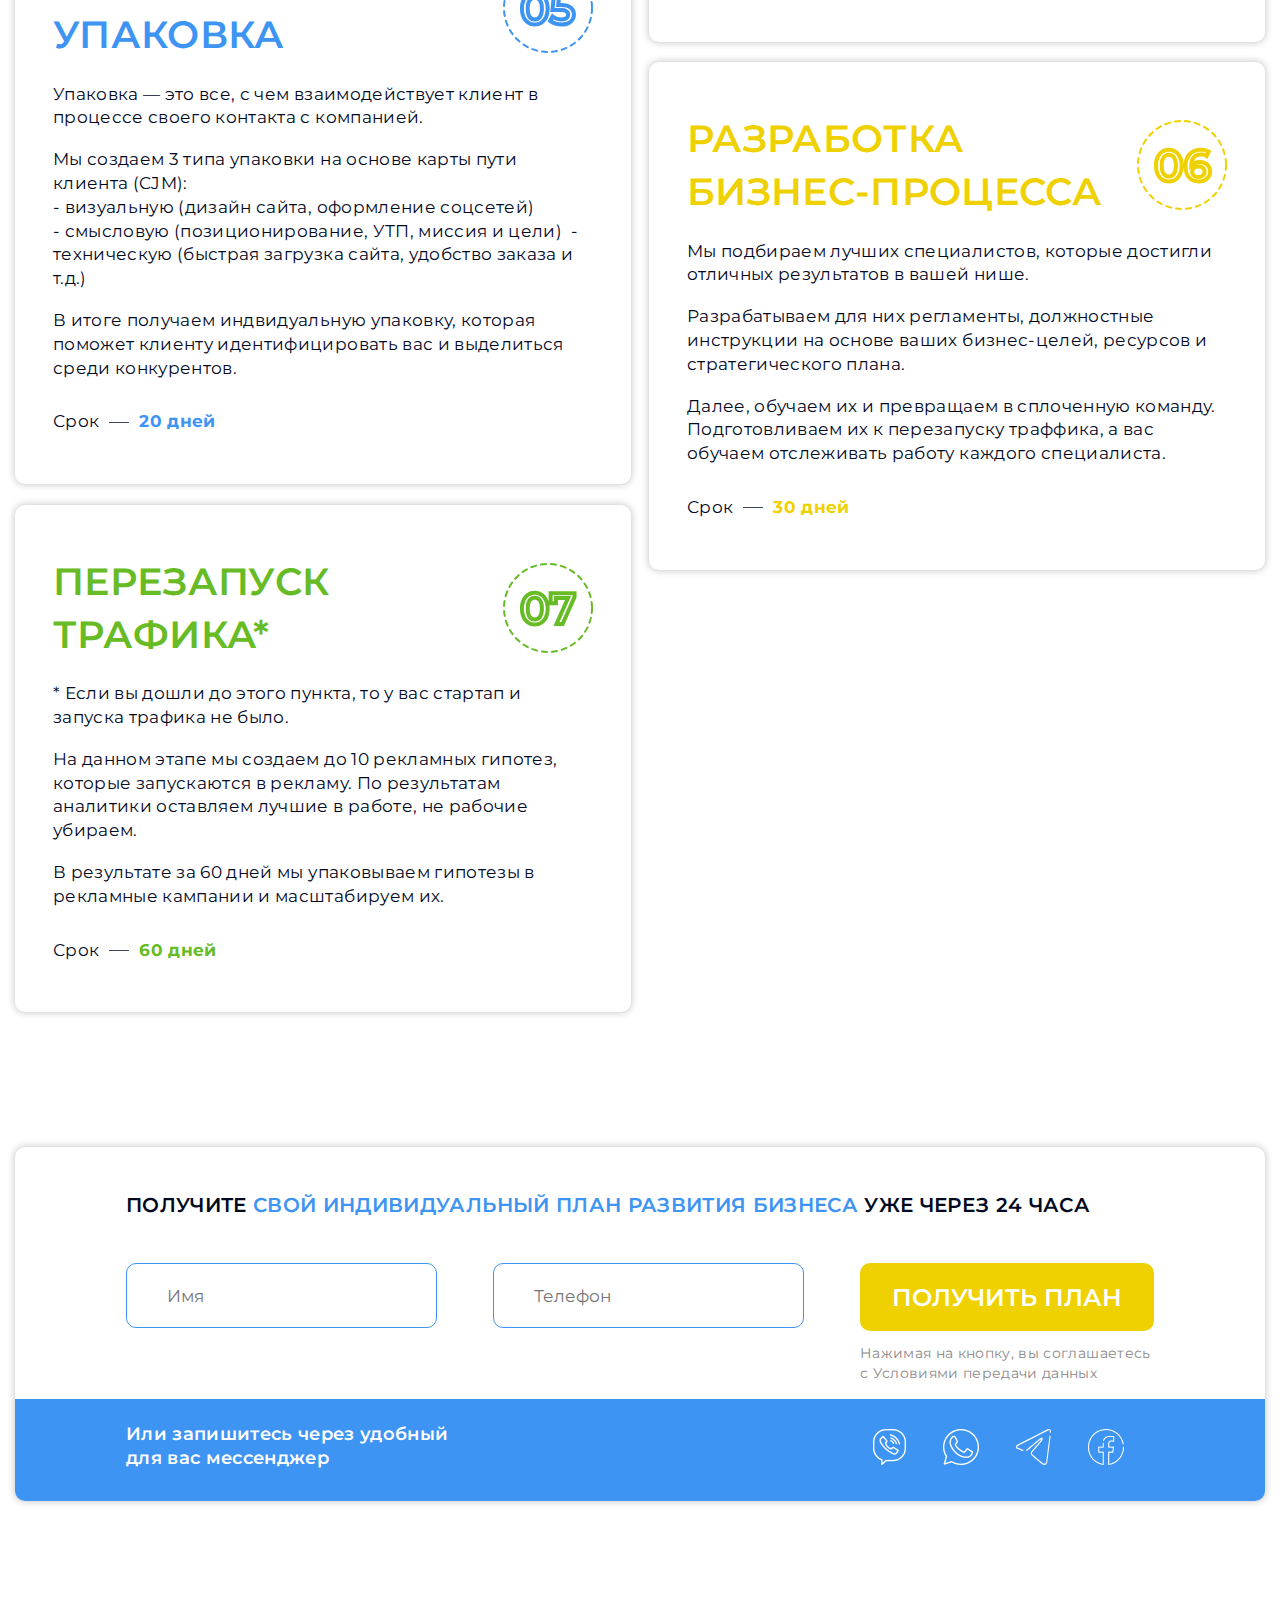
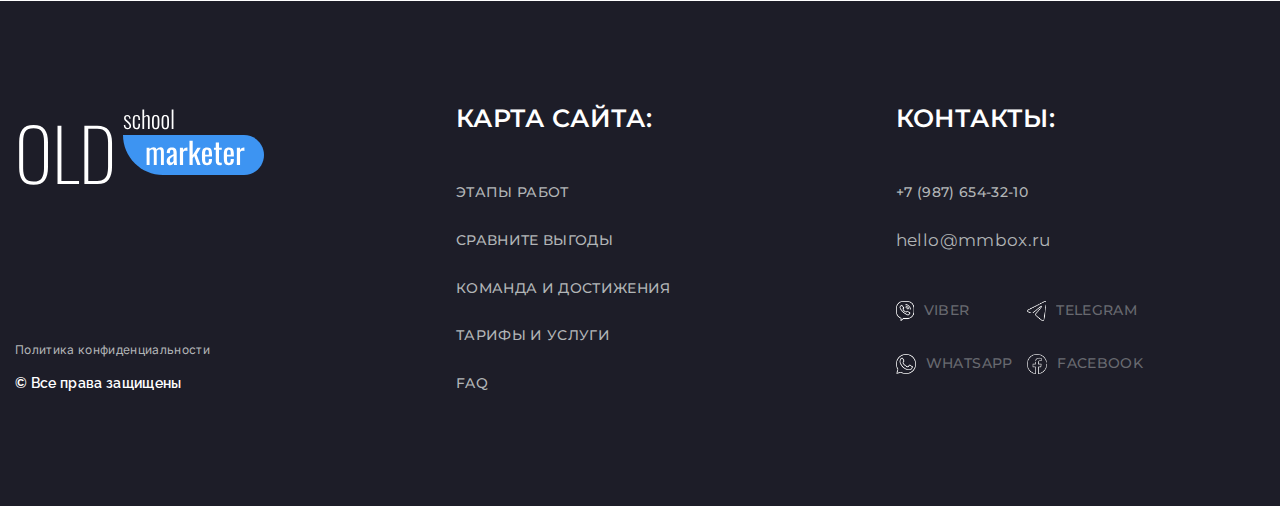
<file: process.html>
<!DOCTYPE html>
<html lang="en">
<head>
    <meta charset="UTF-8">
    <title>Old school marketer</title>
    <meta name="description" content="Интернет маткетинг">
	<meta name="keywords" content="маткетинг, обучение, оптимизация, рекрутинг">
    <meta name="viewport" content="width=device-width, initial-scale=1.0">
    <meta http-equiv="X-UA-Compatible" content="IE=edge">
    <!-- OG Tags -->
	<meta property="og:title" content="Old school marketer">
	<meta property="og:description" content="Интернет маткетинг">
	<meta property="og:type" content="article">
	<meta property="og:image" content="https://sitename.ru/assets/img/preview.jpg">
	<meta property="og:site_name" content="Old school marketer">
    <!-- Styling -->
	<link rel="apple-touch-icon" href="assets/img/apple-touch-icon.png">
	<link rel="icon" type="image/png" href="assets/img/favicon.png">
    <!-- CSS -->
    <link rel="preconnect" href="https://fonts.googleapis.com">
    <link rel="preconnect" href="https://fonts.gstatic.com" crossorigin>
    <link href="https://fonts.googleapis.com/css2?family=Inter&family=Montserrat:wght@400;500;600&family=Raleway:wght@600&display=swap" rel="stylesheet">
    <link rel="stylesheet" href="assets/css/style.css">
</head>
<body>
    <!--? Preloader Start -->
    <div class="preloaderBg" id="preloader" onload="preloader()">
        <div class="preloader"></div>
        <div class="preloader2"></div>
    </div>
    <!-- Preloader End -->
    <!-- Header -->
    <header class="header" id="header">
        <div class="container">
            <div class="header__wrapper">
                <a href="index.html" class="header__logo logo"></a>
                <nav class="header-menu fade">
                    <div class="menu-close">
                        <span></span>
                        <span></span>
                    </div>
                    <ul class="header-menu__items">
                        <li class="header-menu__item active">
                            <a href="process.html" class="header-menu__link">
                                Этапы работ
                            </a>
                        </li>
                        <li class="header-menu__item">
                            <a href="cooperation.html" class="header-menu__link">
                                Сравните выгоды
                            </a>
                        </li>
                        <li class="header-menu__item">
                            <a href="team.html" class="header-menu__link">
                                Команда и достижения
                            </a>
                        </li>
                        <li class="header-menu__item">
                            <a href="rates.html" class="header-menu__link">
                                Тарифы и услуги
                            </a>
                        </li>
                        <li class="header-menu__item">
                            <a href="FAQ.html" class="header-menu__link">
                                FAQ
                            </a>
                        </li>
                    </ul>
                </nav>
                <div class="menu-burger">
                    <span></span>
                    <span></span>
                    <span></span>
                </div>
            </div>
        </div>
    </header>
    <!-- Process section -->
    <section class="processPage">
        <div class="container">
            <div class="process-heading">
                <h1 class="process-heading__title top-section__title title">
                    Этапы работ
                </h1>
                <div class="process-heading__icon"></div>
            </div>
            <div class="process-wrapper">
                <div class="process-item">
                    <div class="process-item__heading">
                        <h2 class="process-item__title title">
                            Брифинг
                        </h2>
                        <div class="process-item__number process-item__number_one"></div>
                    </div>
                    <div class="process-item__text">
                        <p>
                            На брифинге мы собираем всю необходимую информацию о вашем бизнесе и продукте.
                        </p>
                        <p>
                            Интервьюируем ключевых лиц компании.
                        </p>
                        <p>
                            Это очень важный этап, ведь чем больше данных вы нам предоставите, тем легче нашей команде будет понять все тонкости и полностью погрузиться в ваш бизнес.
                        </p>
                    </div>
                    <div class="process-item__datas">
                        <div class="process-item__time">
                            <p>Срок</p>
                            <span>5 дней</span>
                        </div>
                    </div>
                </div>
                <div class="process-item">
                    <div class="process-item__heading">
                        <h2 class="process-item__title title">
                            Анализ ниши
                        </h2>
                        <div class="process-item__number process-item__number_two"></div>
                    </div>
                    <div class="process-item__text">
                        <p>
                            Цель конкурентного анализа — понять преимущества конкурентов и их недостатки, позиционирование и уникальное торговое предложение (УТП).
                        </p>
                        <p>
                            Цель анализа целевой аудитории — определить портрет покупателя для разработки персонализированной рекламы с максимальной точностью и отдачей. 
                        </p>
                        <p>
                            Анализ рынка предполагает детальное изучение товаров или услуг, ценообразования, спроса и предложения, а также расчет доли рынка. 
                        </p>
                    </div>
                    <div class="process-item__datas">
                        <div class="process-item__time">
                            <p>Срок</p>
                            <span>14 дней</span>
                        </div>
                    </div>
                    <p class="process-item__additionalText">
                        *Для проектов, у которых есть уже трафик и все работает к «Изучению вашей ниши» добавляется этап «Оптимизация продвижения»
                    </p>
                </div>
                <div class="process-item">
                    <div class="process-item__heading">
                        <h2 class="process-item__title title">
                            оптимизация продвижения
                        </h2>
                        <div class="process-item__number process-item__number_three"></div>
                    </div>
                    <div class="process-item__text">
                        <p>
                            Оптимизируем комплексное продвижение и веб-аналитику, чтобы повысить эффективность каждой рекламной кампании. Это дает прирост продаж в среднем на 35,7%
                        </p>
                        <p>
                            Улучшаем пользовательский интерфейс сайта и соцсетей на основе анализа поведения посетителей, чтобы повысить конверсию в заявку в 2 и более раз. . 
                        </p>
                        <p>
                            Оптимизируем пользовательский контент, чтобы увеличить охваты. Это позволяет получать дополнительную аудиторию без платного продвижения и увеличить конверсию в заявку.
                        </p>
                    </div>
                    <div class="process-item__datas">
                        <div class="process-item__time">
                            <p>Срок</p>
                            <span>14 дней</span>
                        </div>
                    </div>
                </div>
                <div class="process-item">
                    <div class="process-item__heading">
                        <h2 class="process-item__title title">
                            Стратегический план
                        </h2>
                        <div class="process-item__number process-item__number_four"></div>
                    </div>
                    <div class="process-item__text">
                        <p>
                            Разрабатываем план на 3 года, который содержит долгосрочные цели и определяющие маркетинговые стратегии с указанием ресурсов, необходимых для их реализации.
                        </p>
                        <p>
                            Включает методы, способы достижения бизнес-целей, маркетинговый календарь, бюджет и отвественных лиц. 
                        </p>
                        <p>
                            Пересматривается ежегодно, на его основе составляется годовой план маркетинга с разбивкой по каждому месяцу.
                        </p>
                    </div>
                    <div class="process-item__datas">
                        <div class="process-item__time">
                            <p>Срок</p>
                            <span>14 дней</span>
                        </div>
                    </div>
                </div>
                <div class="process-item">
                    <div class="process-item__heading">
                        <h2 class="process-item__title title">
                            Конверсионная упаковка
                        </h2>
                        <div class="process-item__number process-item__number_five"></div>
                    </div>
                    <div class="process-item__text">
                        <p>
                            Упаковка — это все, с чем взаимодействует клиент в процессе своего контакта с компанией. 
                        </p>
                        <p>
                            Мы создаем 3 типа упаковки на основе карты пути клиента (CJM): <br>- визуальную (дизайн сайта, оформление соцсетей)<br>- смысловую (позиционирование, УТП, миссия и цели)  - техническую (быстрая загрузка сайта, удобство заказа и т.д.) 
                        </p>
                        <p>
                            В итоге получаем индвидуальную упаковку, которая поможет клиенту идентифицировать вас и выделиться среди конкурентов.
                        </p>
                    </div>
                    <div class="process-item__datas">
                        <div class="process-item__time">
                            <p>Срок</p>
                            <span>20 дней</span>
                        </div>
                    </div>
                </div>
                <div class="process-item">
                    <div class="process-item__heading">
                        <h2 class="process-item__title title">
                            Разработка бизнес-процесса
                        </h2>
                        <div class="process-item__number process-item__number_six"></div>
                    </div>
                    <div class="process-item__text">
                        <p>
                            Мы подбираем лучших специалистов, которые достигли отличных результатов в вашей нише. 
                        </p>
                        <p>
                            Разрабатываем для них регламенты, должностные инструкции на основе ваших бизнес-целей, ресурсов и стратегического плана.
                        </p>
                        <p>
                            Далее, обучаем их и превращаем в сплоченную команду. Подготовливаем их к перезапуску траффика, а вас обучаем  отслеживать работу каждого специалиста.
                        </p>
                    </div>
                    <div class="process-item__datas">
                        <div class="process-item__time">
                            <p>Срок</p>
                            <span>30 дней</span>
                        </div>
                    </div>
                </div>
                <div class="process-item">
                    <div class="process-item__heading">
                        <h2 class="process-item__title title">
                            Перезапуск трафика*
                        </h2>
                        <div class="process-item__number process-item__number_seven"></div>
                    </div>
                    <div class="process-item__text">
                        <p>
                            * Если вы дошли до этого пункта, то у вас стартап и запуска трафика не было. 
                        </p>
                        <p>
                            На данном этапе мы создаем до 10 рекламных гипотез, которые запускаются в рекламу. По результатам аналитики оставляем лучшие в работе, не рабочие убираем. 
                        </p>
                        <p>
                            В результате за 60 дней мы упаковываем гипотезы в рекламные кампании и масштабируем их. 
                        </p>
                    </div>
                    <div class="process-item__datas">
                        <div class="process-item__time">
                            <p>Срок</p>
                            <span>60 дней</span>
                        </div>
                    </div>
                </div>
            </div>
        </div>
    </section>
    <!-- Feedback -->
    <section class="feedback" id="feedback">
        <div class="container">
            <div class="feedback-wrapper">
                <div class="feedback-top">
                    <h4 class="feedback-top__title title">
                        ПОЛУЧИТЕ <span>СВОЙ ИНДИВИДУАЛЬНЫЙ ПЛАН РАЗВИТИЯ БИЗНЕСА</span> УЖЕ ЧЕРЕЗ 24 ЧАСА
                    </h4>
                    <form action="#" class="feedback-top__form js-form" id="feedback-top__form">
                        <input type="text" name="firstName" class="feedback-top__input" placeholder="Имя" required>
                        <input type="tel" name="phoneNumber" class="feedback-top__input" placeholder="Телефон" required>
                        <div class="feedback-top__button-wrapper">
                            <button type="submit" class="btn feedback-top__btn" data-submit>ПОЛУЧИТЬ ПЛАН</button>
                            <span>Нажимая на кнопку, вы соглашаетесь с Условиями передачи данных</span>
                        </div>
                    </form>
                    <div class="feedback-popup">
                        <div class="feedback-popup__overlay"></div>
                        <div class="feedback-popup__content">
                            <h3 class="feedback-popup__title">
                                Спасибо! Мы скоро вам перезвоним.
                            </h3>
                            <button type="button" class="feedback-popup__close">Закрыть</button>
                        </div>
                    </div>
                </div>
                <div class="feedback-bottom">
                    <p class="feedback-bottom__text">
                        Или запишитесь через удобный для вас мессенджер
                    </p>
                    <div class="feedback-social">
                        <!--noindex-->
                        <a href="#" class="feedback-social__link" rel="nofollow noopener noreferrer" target="_blank">
                            <div class="feedback-social__viber"></div>
                        </a>
                        <!--/noindex-->
                        <!--noindex-->
                        <a href="#" class="feedback-social__link" rel="nofollow noopener noreferrer" target="_blank">
                            <div class="feedback-social__whatsup"></div>
                        </a>
                        <!--/noindex-->
                        <!--noindex-->
                        <a href="#" class="feedback-social__link" rel="nofollow noopener noreferrer" target="_blank">
                            <div class="feedback-social__telegramm"></div>
                        </a>
                        <!--/noindex-->
                        <!--noindex-->
                        <a href="#" class="feedback-social__link" rel="nofollow noopener noreferrer" target="_blank">
                            <div class="feedback-social__FB"></div>
                        </a>
                        <!--/noindex-->
                    </div>
                </div>
            </div>
        </div>
    </section>
    <!-- Footer -->
    <footer class="footer" id="footer">
        <div class="container container_footer">
            <div class="footer-firstItem">
                <a href="#" class="footer-firstItem__logo"></a>
                <a href="#" class="footer-firstItem__privacy">Политика конфиденциальности</a>
                <span class="footer-firstItem__copyright">© Все права защищены</span>
            </div>
            <div class="footer-secondItem">
                <h3 class="footer-secondItem__title title">
                    Карта сайта:
                </h3>
                <ul class="footer-menu">
                    <li class="footer-menu__item">
                        <a href="process.html" class="footer-menu__link">Этапы работ</a>
                    </li>
                    <li class="footer-menu__item">
                        <a href="cooperation.html" class="footer-menu__link">Сравните выгоды</a>
                    </li>
                    <li class="footer-menu__item">
                        <a href="team.html" class="footer-menu__link">Команда и достижения</a>
                    </li>
                    <li class="footer-menu__item">
                        <a href="rates.html" class="footer-menu__link">Тарифы и услуги</a>
                    </li>
                    <li class="footer-menu__item">
                        <a href="FAQ.html" class="footer-menu__link">FAQ</a>
                    </li>
                </ul>
            </div>
            <div class="footer-thirdItem">
                <h3 class="footer-thirdItem__title title">
                    Контакты:
                </h3>
                <div class="footer-contacts">
                    <a href="tel:+79876543210" class="footer-phone">+7 (987) 654-32-10</a>
                    <a href="mailto:hello@mmbox.ru" class="footer-email">hello@mmbox.ru</a>
                </div>
                <div class="footer-social">
                    <!--noindex-->
                    <a href="#" class="footer-social__item" rel="nofollow noopener noreferrer" target="_blank">
                        <div class="footer-social__viber"></div>
                        <span>Viber</span>
                    </a>
                    <!--/noindex-->
                    <!--noindex-->
                    <a href="#" class="footer-social__item" rel="nofollow noopener noreferrer" target="_blank">
                        <div class="footer-social__telegramm"></div>
                        <span>Telegram</span>
                    </a>
                    <!--/noindex-->
                    <!--noindex-->
                    <a href="#" class="footer-social__item" rel="nofollow noopener noreferrer" target="_blank">
                        <div class="footer-social__whatsapp"></div>
                        <span>Whatsapp</span>
                    </a>
                    <!--/noindex-->
                    <!--noindex-->
                    <a href="#" class="footer-social__item" rel="nofollow noopener noreferrer" target="_blank">
                        <div class="footer-social__fb"></div>
                        <span>Facebook</span>
                    </a>
                    <!--/noindex-->
                </div>
            </div>
        </div>
    </footer>
    <script src="assets/js/jquery-3.6.0.min.js"></script>
    <script src="assets/js/jquery.validate.min.js"></script>
    <script src="assets/js/slick.min.js"></script>
    <script src="assets/js/main.js"></script>
</body>
</html>
</file>
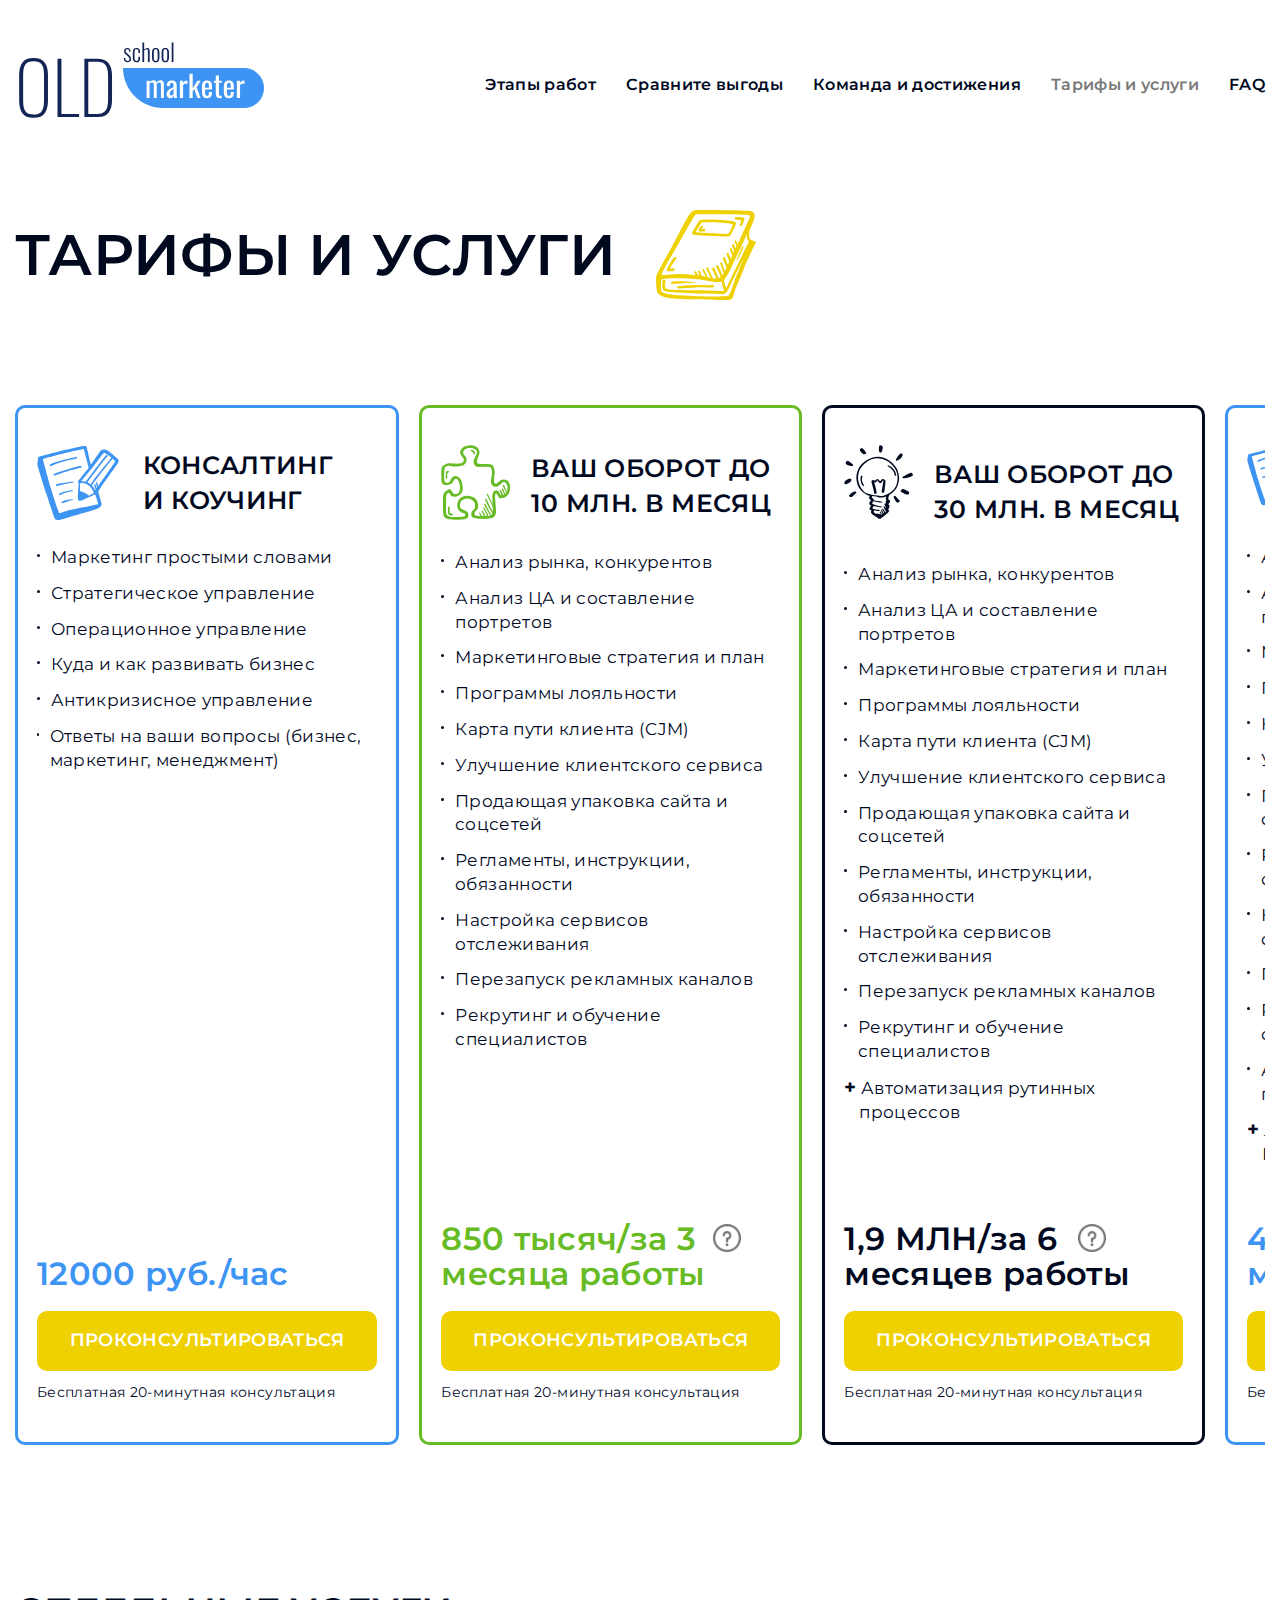
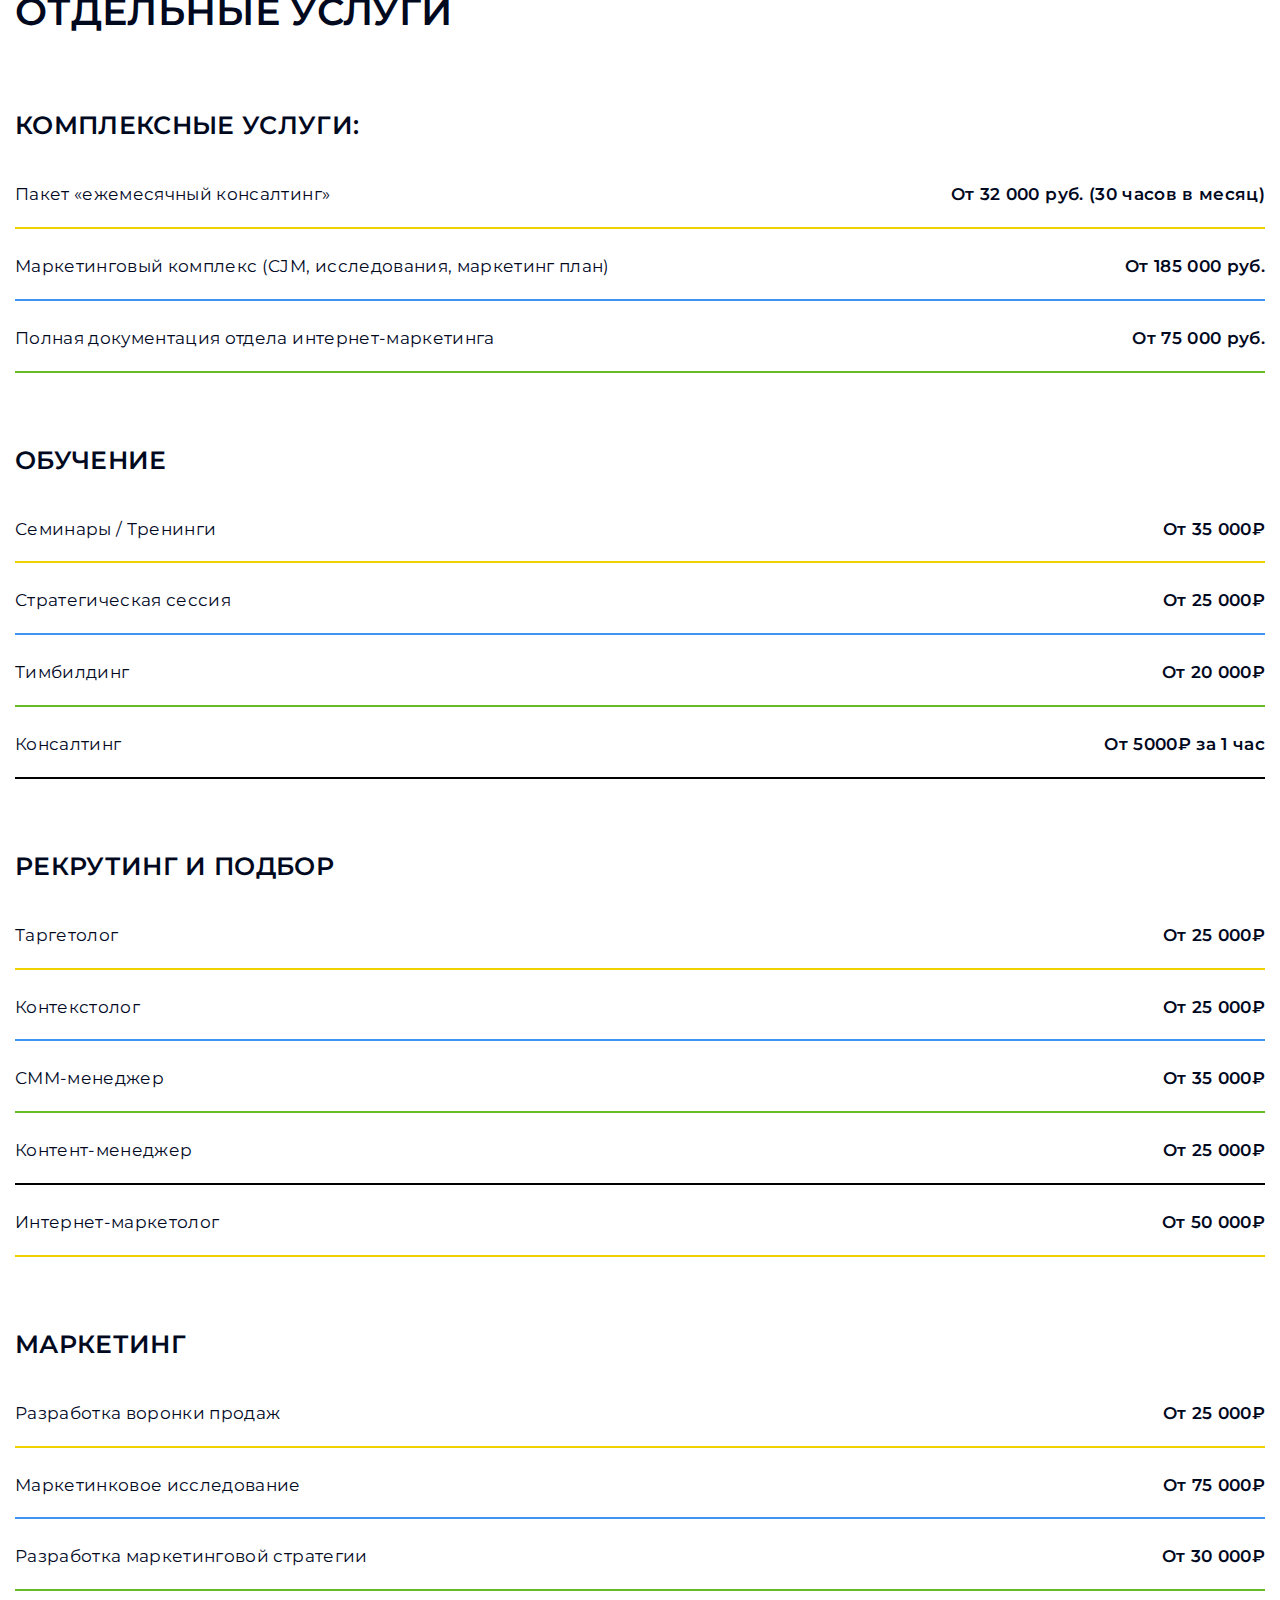
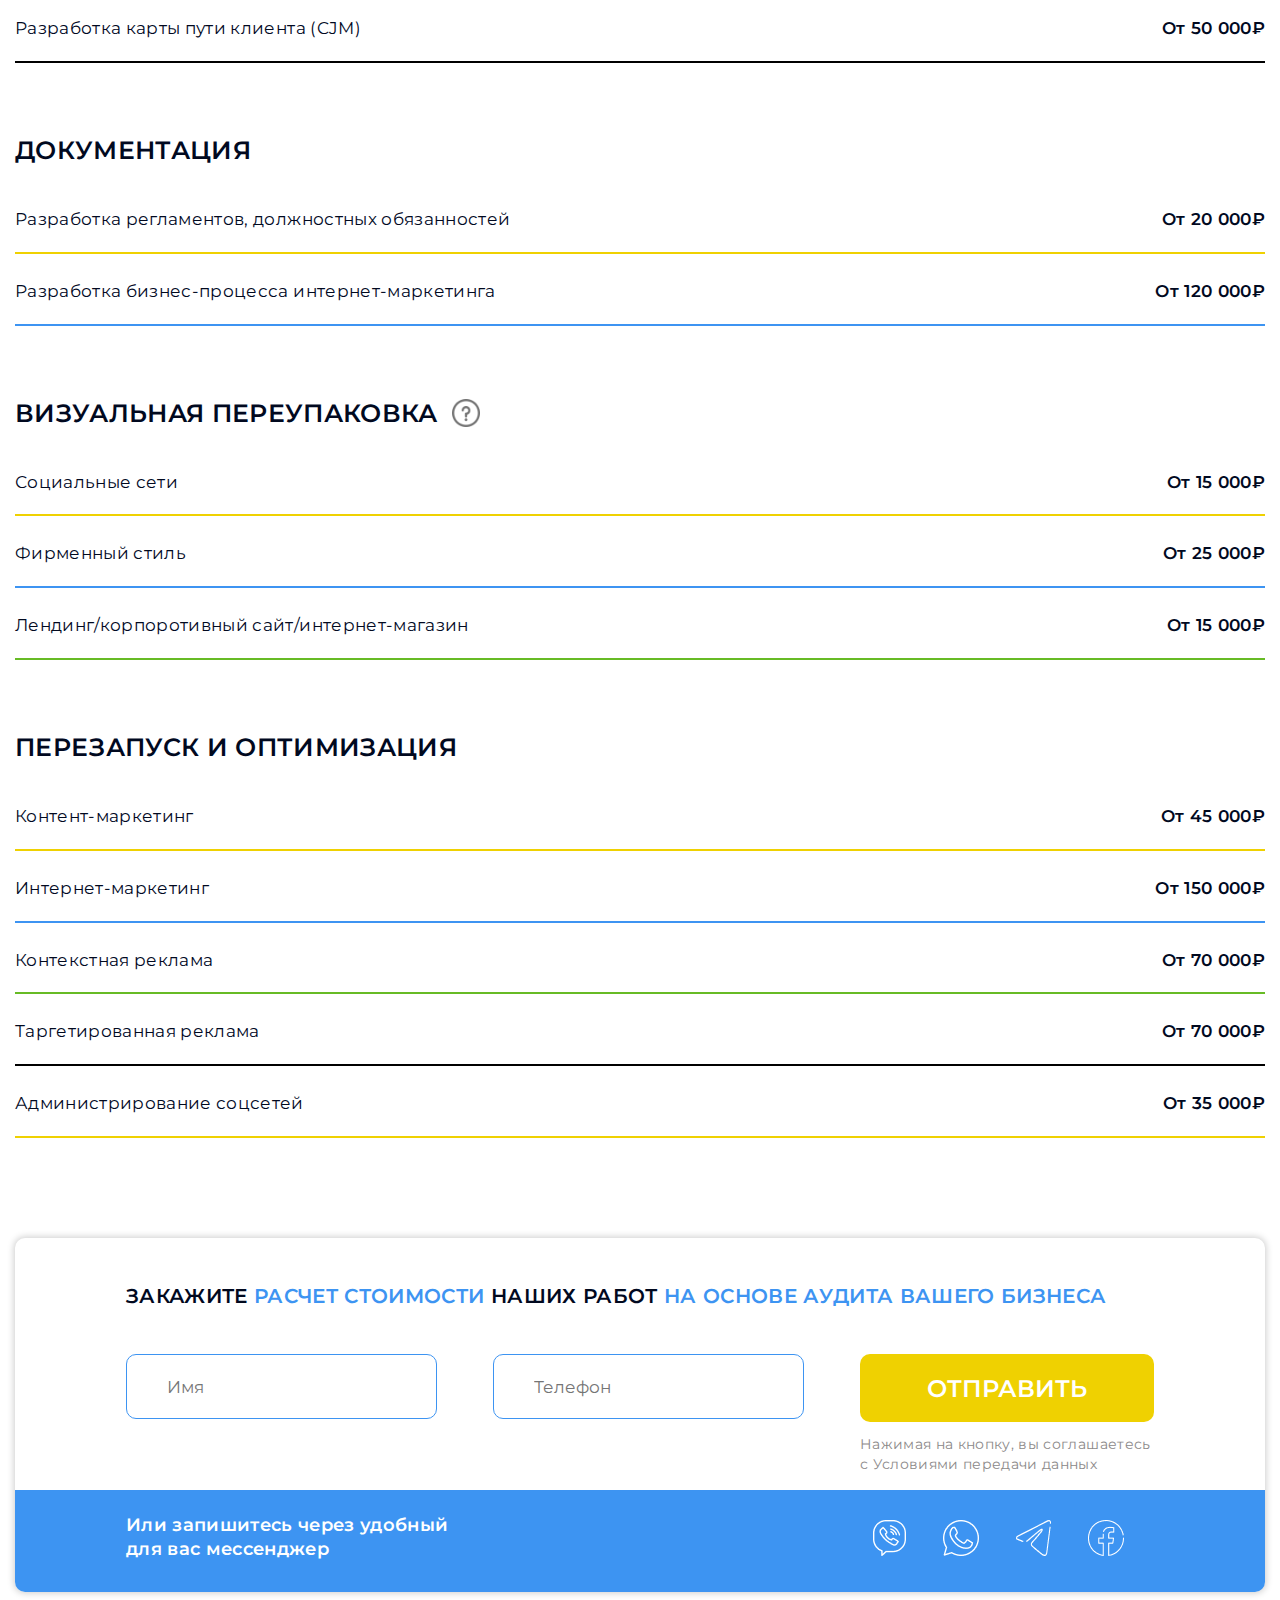
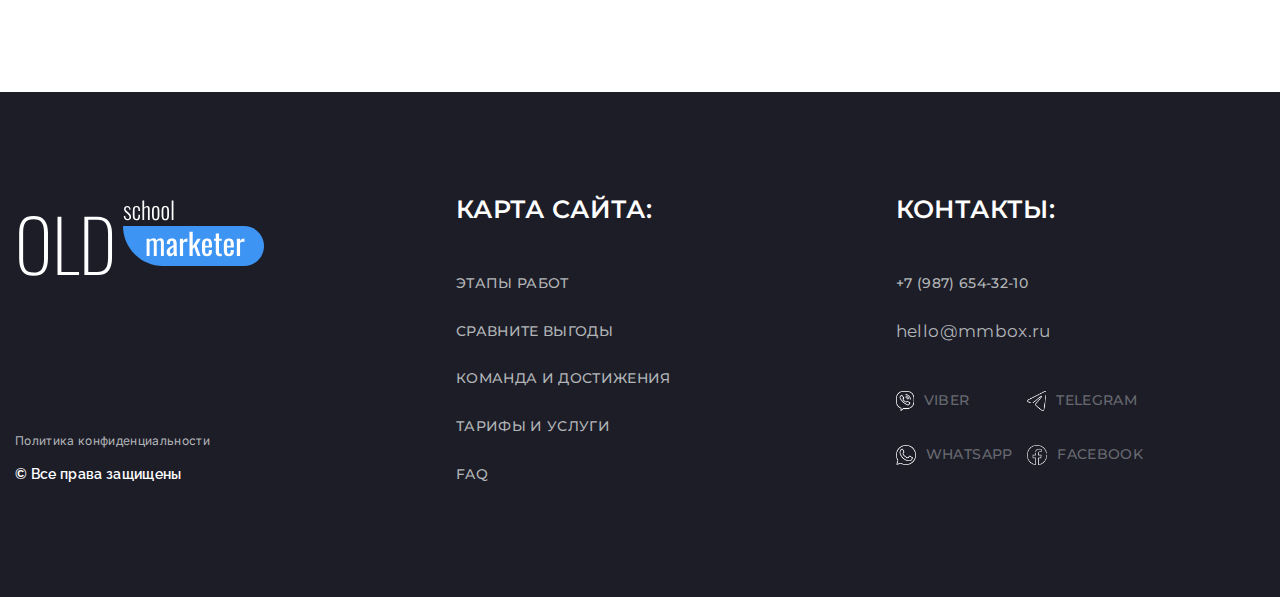
<file: rates.html>
<!DOCTYPE html>
<html lang="en">
<head>
    <meta charset="UTF-8">
    <title>Old school marketer</title>
    <meta name="description" content="Интернет маткетинг">
	<meta name="keywords" content="маткетинг, обучение, оптимизация, рекрутинг">
    <meta name="viewport" content="width=device-width, initial-scale=1.0">
    <meta http-equiv="X-UA-Compatible" content="IE=edge">
    <!-- OG Tags -->
	<meta property="og:title" content="Old school marketer">
	<meta property="og:description" content="Интернет маткетинг">
	<meta property="og:type" content="article">
	<meta property="og:image" content="https://sitename.ru/assets/img/preview.jpg">
	<meta property="og:site_name" content="Old school marketer">
    <!-- Styling -->
	<link rel="apple-touch-icon" href="assets/img/apple-touch-icon.png">
	<link rel="icon" type="image/png" href="assets/img/favicon.png">
    <!-- CSS -->
    <link rel="preconnect" href="https://fonts.googleapis.com">
    <link rel="preconnect" href="https://fonts.gstatic.com" crossorigin>
    <link href="https://fonts.googleapis.com/css2?family=Inter&family=Montserrat:wght@400;500;600&family=Raleway:wght@600&display=swap" rel="stylesheet">
    <link rel="stylesheet" href="assets/css/style.css">
</head>
<body>
    <!--? Preloader Start -->
    <div class="preloaderBg" id="preloader" onload="preloader()">
        <div class="preloader"></div>
        <div class="preloader2"></div>
    </div>
    <!-- Preloader End -->
    <!-- Header -->
    <header class="header" id="header">
        <div class="container">
            <div class="header__wrapper">
                <a href="index.html" class="header__logo logo"></a>
                <nav class="header-menu fade">
                    <div class="menu-close">
                        <span></span>
                        <span></span>
                    </div>
                    <ul class="header-menu__items">
                        <li class="header-menu__item">
                            <a href="process.html" class="header-menu__link">
                                Этапы работ
                            </a>
                        </li>
                        <li class="header-menu__item">
                            <a href="cooperation.html" class="header-menu__link">
                                Сравните выгоды
                            </a>
                        </li>
                        <li class="header-menu__item">
                            <a href="team.html" class="header-menu__link">
                                Команда и достижения
                            </a>
                        </li>
                        <li class="header-menu__item active">
                            <a href="rates.html" class="header-menu__link">
                                Тарифы и услуги
                            </a>
                        </li>
                        <li class="header-menu__item">
                            <a href="FAQ.html" class="header-menu__link">
                                FAQ
                            </a>
                        </li>
                    </ul>
                </nav>
                <div class="menu-burger">
                    <span></span>
                    <span></span>
                    <span></span>
                </div>
            </div>
        </div>
    </header>
    <!-- Rates section -->
    <section class="rates">
        <div class="container">
            <div class="rates-heading">
                <h1 class="rates-heading__title top-section__title title">
                    тарифы и услуги
                </h1>
                <div class="rates-heading__icon"></div>
            </div>
            <div class="rates-scroll">
                <div class="rates-wrapper">
                    <div class="rates-item">
                        <div class="rates-item__top">
                            <div class="rates-item__heading">
                                <div class="rates-item__icon rates-item__icon_one"></div>
                                <h3 class="rates-item__title title">
                                    Консалтинг и коучинг
                                </h2>
                            </div>
                            <ul class="rates-item__text">
                                <li>Маркетинг простыми словами</li>
                                <li>Стратегическое управление</li>
                                <li>Операционное управление</li>
                                <li>Куда и как развивать бизнес</li>
                                <li>Антикризисное управление</li>
                                <li>Ответы на ваши вопросы (бизнес, маркетинг, менеджмент)</li>
                            </ul>
                        </div>
                        <div class="rates-item__bottom">
                            <span class="rates-item__price">
                                12000 руб./час 
                            </span>
                            <a href="#feedback" class="rates-item__btn btn">
                                проконсультироваться
                            </a>
                            <p class="rates-item__consultation">
                                Бесплатная 20-минутная консультация
                            </p>
                        </div>
                    </div>
                    <div class="rates-item">
                        <div class="rates-item__top">
                            <div class="rates-item__heading">
                                <div class="rates-item__icon rates-item__icon_two"></div>
                                <h3 class="rates-item__title title">
                                    Ваш оборот ДО 10 МЛН. в месяц 
                                </h2>
                            </div>
                            <ul class="rates-item__text">
                                <li>Анализ рынка, конкурентов</li>
                                <li>Анализ ЦА и составление портретов</li>
                                <li>Маркетинговые стратегия и план</li>
                                <li>Программы лояльности</li>
                                <li>Карта пути клиента (CJM)</li>
                                <li>Улучшение клиентского сервиса</li>
                                <li>Продающая упаковка сайта и соцсетей</li>
                                <li>Регламенты, инструкции, обязанности</li>
                                <li>Настройка сервисов отслеживания</li>
                                <li>Перезапуск рекламных каналов</li>
                                <li>Рекрутинг и обучение специалистов</li>
                            </ul>
                        </div>
                        <div class="rates-item__bottom">
                            <span class="rates-item__price">
                                850 тысяч/за 3 месяца работы 
                            </span>
                            <div class="benefits-prompt rates-prompt">
                                рекламный бюджет, сервисы и оплата специалистов, которых мы наймем для работы в отделе интернет-маркетинга
                            </div>
                            <div class="benefits-question rates-question"></div>
                            <a href="#feedback" class="rates-item__btn btn">
                                проконсультироваться
                            </a>
                            <p class="rates-item__consultation">
                                Бесплатная 20-минутная консультация
                            </p>
                        </div>
                    </div>
                    <div class="rates-item">
                        <div class="rates-item__top">
                            <div class="rates-item__heading">
                                <div class="rates-item__icon rates-item__icon_three"></div>
                                <h3 class="rates-item__title title">
                                    Ваш оборот ДО 30 МЛН. в месяц
                                </h2>
                            </div>
                            <ul class="rates-item__text">
                                <li>Анализ рынка, конкурентов</li>
                                <li>Анализ ЦА и составление портретов</li>
                                <li>Маркетинговые стратегия и план</li>
                                <li>Программы лояльности</li>
                                <li>Карта пути клиента (CJM)</li>
                                <li>Улучшение клиентского сервиса</li>
                                <li>Продающая упаковка сайта и соцсетей</li>
                                <li>Регламенты, инструкции, обязанности</li>
                                <li>Настройка сервисов отслеживания</li>
                                <li>Перезапуск рекламных каналов</li>
                                <li>Рекрутинг и обучение специалистов</li>
                                <b style="font-size: 20px;">+</b> Автоматизация рутинных <div class="tab">процессов</div>
                            </ul>
                        </div>
                        <div class="rates-item__bottom">
                            <span class="rates-item__price">
                                1,9 МЛН/за 6 месяцев работы 
                            </span>
                            <div class="benefits-prompt rates-prompt">
                                рекламный бюджет, сервисы и оплата специалистов, которых мы наймем для работы в отделе интернет-маркетинга
                            </div>
                            <div class="benefits-question rates-question rates-question_three"></div>
                            <a href="#feedback" class="rates-item__btn btn">
                                проконсультироваться
                            </a>
                            <p class="rates-item__consultation">
                                Бесплатная 20-минутная консультация
                            </p>
                        </div>
                    </div>
                    <div class="rates-item">
                        <div class="rates-item__top">
                            <div class="rates-item__heading">
                                <div class="rates-item__icon rates-item__icon_one"></div>
                                <h3 class="rates-item__title title">
                                    Ваш оборот ДО 66 МЛН. в месяц
                                </h2>
                            </div>
                            <ul class="rates-item__text">
                                <li>Анализ рынка, конкурентов</li>
                                <li>Анализ ЦА и составление портретов</li>
                                <li>Маркетинговые стратегия и план</li>
                                <li>Программы лояльности</li>
                                <li>Карта пути клиента (CJM)</li>
                                <li>Улучшение клиентского сервиса</li>
                                <li>Продающая упаковка сайта и соцсетей</li>
                                <li>Регламенты, инструкции, обязанности</li>
                                <li>Настройка сервисов отслеживания</li>
                                <li>Перезапуск рекламных каналов</li>
                                <li>Рекрутинг и обучение специалистов</li>
                                <li>Автоматизация рутинных процессов</li>
                                <b style="font-size: 20px;">+</b> Личное кураторство CEO <div class="tab">Константина Колосова</div>
                                <div class="benefits-prompt rates-prompt rates-prompt_specialist">
                                    бизнесмен, совладелец 5 предприятий общественного питания, руководитель KFC Белгород, действующий директор по интернет-маркетингу в MMBox, действующий стартап-менеджер и амбассадор группы компаний OSM, MMBox и МуркаМаркетинг
                                </div>
                                <div class="benefits-question rates-question rates-question_specialist"></div>
                            </ul>
                        </div>
                        <div class="rates-item__bottom">
                            <span class="rates-item__price">
                                4,3 МЛН./за 10 месяцев работы 
                            </span>
                            <div class="benefits-prompt rates-prompt">
                                рекламный бюджет, сервисы и оплата специалистов, которых мы наймем для работы в отделе интернет-маркетинга
                            </div>
                            <div class="benefits-question rates-question rates-question_four"></div>
                            <a href="#feedback" class="rates-item__btn btn">
                                проконсультироваться
                            </a>
                            <p class="rates-item__consultation">
                                Бесплатная 20-минутная консультация
                            </p>
                        </div>
                    </div>
                    <div class="rates-item">
                        <div class="rates-item__top">
                            <div class="rates-item__heading">
                                <div class="rates-item__icon rates-item__icon_two"></div>
                                <h3 class="rates-item__title title">
                                    Пост проектное обслуживание
                                </h2>
                            </div>
                            <ul class="rates-item__text">
                                <li>Контроль специалистов</li>
                                <li>Корректировка работы</li>
                                <li>Внедрение новшеств</li>
                                <li>Ответы на ваши вопросы (бизнес, маркетинг, менеджмент)</li>
                            </ul>
                        </div>
                        <div class="rates-item__bottom">
                            <span class="rates-item__price">
                                60 тысяч/за 1 месяц 
                            </span>
                            <a href="#feedback" class="rates-item__btn btn">
                                проконсультироваться
                            </a>
                            <p class="rates-item__consultation">
                                Бесплатная 20-минутная консультация
                            </p>
                        </div>
                    </div>
                </div>
            </div>
        </div>
    </section>
    <section class="services">
        <div class="container">
            <h2 class="services__title title">
                Отдельные услуги
            </h2>
            <div class="services__wrapper">
                <div class="services-item">
                    <h3 class="services-item__title">
                        Комплексные услуги:
                    </h3>
                    <ul class="services-item__list">
                        <li class="services-item__line">
                            <p class="services-item__name">
                                Пакет «ежемесячный консалтинг»
                            </p>
                            <span class="services-item__price">
                                От 32 000 руб. (30 часов в месяц)
                            </span>
                        </li>
                        <li class="services-item__line">
                            <p class="services-item__name">
                                Маркетинговый комплекс (CJM, исследования, маркетинг план) 
                            </p>
                            <span class="services-item__price">
                                От 185 000 руб.
                            </span>
                        </li>
                        <li class="services-item__line">
                            <p class="services-item__name">
                                Полная документация отдела интернет-маркетинга 
                            </p>
                            <span class="services-item__price">
                                От 75 000 руб.
                            </span>
                        </li>
                    </ul>
                </div>
                <div class="services-item">
                    <h3 class="services-item__title">
                        Обучение
                    </h3>
                    <ul class="services-item__list">
                        <li class="services-item__line">
                            <p class="services-item__name">
                                Семинары / Тренинги
                            </p>
                            <span class="services-item__price">
                                От 35 000₽
                            </span>
                        </li>
                        <li class="services-item__line">
                            <p class="services-item__name">
                                Стратегическая сессия
                            </p>
                            <span class="services-item__price">
                                От 25 000₽
                            </span>
                        </li>
                        <li class="services-item__line">
                            <p class="services-item__name">
                                Тимбилдинг
                            </p>
                            <span class="services-item__price">
                                От 20 000₽
                            </span>
                        </li>
                        <li class="services-item__line">
                            <p class="services-item__name">
                                Консалтинг
                            </p>
                            <span class="services-item__price">
                                От 5000₽ за 1 час
                            </span>
                        </li>
                    </ul>
                </div>
                <div class="services-item">
                    <h3 class="services-item__title">
                        Рекрутинг и подбор
                    </h3>
                    <ul class="services-item__list">
                        <li class="services-item__line">
                            <p class="services-item__name">
                                Таргетолог
                            </p>
                            <span class="services-item__price">
                                От 25 000₽
                            </span>
                        </li>
                        <li class="services-item__line">
                            <p class="services-item__name">
                                Контекстолог
                            </p>
                            <span class="services-item__price">
                                От 25 000₽
                            </span>
                        </li>
                        <li class="services-item__line">
                            <p class="services-item__name">
                                СММ-менеджер
                            </p>
                            <span class="services-item__price">
                                От 35 000₽
                            </span>
                        </li>
                        <li class="services-item__line">
                            <p class="services-item__name">
                                Контент-менеджер
                            </p>
                            <span class="services-item__price">
                                От 25 000₽
                            </span>
                        </li>
                        <li class="services-item__line">
                            <p class="services-item__name">
                                Интернет-маркетолог
                            </p>
                            <span class="services-item__price">
                                От 50 000₽
                            </span>
                        </li>
                    </ul>
                </div>
                <div class="services-item">
                    <h3 class="services-item__title">
                        Маркетинг
                    </h3>
                    <ul class="services-item__list">
                        <li class="services-item__line">
                            <p class="services-item__name">
                                Разработка воронки продаж
                            </p>
                            <span class="services-item__price">
                                От 25 000₽
                            </span>
                        </li>
                        <li class="services-item__line">
                            <p class="services-item__name">
                                Маркетинковое исследование
                            </p>
                            <span class="services-item__price">
                                От 75 000₽
                            </span>
                        </li>
                        <li class="services-item__line">
                            <p class="services-item__name">
                                Разработка маркетинговой стратегии
                            </p>
                            <span class="services-item__price">
                                От 30 000₽
                            </span>
                        </li>
                        <li class="services-item__line">
                            <p class="services-item__name">
                                Разработка карты пути клиента (CJM)
                            </p>
                            <span class="services-item__price">
                                От 50 000₽
                            </span>
                        </li>
                    </ul>
                </div>
                <div class="services-item">
                    <h3 class="services-item__title">
                        Документация
                    </h3>
                    <ul class="services-item__list">
                        <li class="services-item__line">
                            <p class="services-item__name">
                                Разработка регламентов, должностных обязанностей
                            </p>
                            <span class="services-item__price">
                                От 20 000₽
                            </span>
                        </li>
                        <li class="services-item__line">
                            <p class="services-item__name">
                                Разработка бизнес-процесса интернет-маркетинга
                            </p>
                            <span class="services-item__price">
                                От 120 000₽
                            </span>
                        </li>
                    </ul>
                </div>
                <div class="services-item rates-item__bottom">
                    <h3 class="services-item__title">
                        Визуальная переупаковка
                    </h3>
                    <div class="benefits-prompt rates-prompt services-prompt">
                        Составление технического задания на основе маркетингового анализа для дизайнера, верстальщика и программиста.
                    </div>
                    <div class="benefits-question rates-question services-question"></div>
                    <ul class="services-item__list">
                        <li class="services-item__line">
                            <p class="services-item__name">
                                Социальные сети
                            </p>
                            <span class="services-item__price">
                                От 15 000₽
                            </span>
                        </li>
                        <li class="services-item__line">
                            <p class="services-item__name">
                                Фирменный стиль
                            </p>
                            <span class="services-item__price">
                                От 25 000₽
                            </span>
                        </li>
                        <li class="services-item__line">
                            <p class="services-item__name">
                                Лендинг/корпоротивный сайт/интернет-магазин
                            </p>
                            <span class="services-item__price">
                                От 15 000₽
                            </span>
                        </li>
                    </ul>
                </div>
                <div class="services-item">
                    <h3 class="services-item__title">
                        перезапуск и оптимизация
                    </h3>
                    <ul class="services-item__list">
                        <li class="services-item__line">
                            <p class="services-item__name">
                                Контент-маркетинг
                            </p>
                            <span class="services-item__price">
                                От 45 000₽
                            </span>
                        </li>
                        <li class="services-item__line">
                            <p class="services-item__name">
                                Интернет-маркетинг
                            </p>
                            <span class="services-item__price">
                                От 150 000₽
                            </span>
                        </li>
                        <li class="services-item__line">
                            <p class="services-item__name">
                                Контекстная реклама
                            </p>
                            <span class="services-item__price">
                                От 70 000₽
                            </span>
                        </li>
                        <li class="services-item__line">
                            <p class="services-item__name">
                                Таргетированная реклама
                            </p>
                            <span class="services-item__price">
                                От 70 000₽
                            </span>
                        </li>
                        <li class="services-item__line">
                            <p class="services-item__name">
                                Администрирование соцсетей
                            </p>
                            <span class="services-item__price">
                                От 35 000₽
                            </span>
                        </li>
                    </ul>
                </div>
            </div>
        </div>
    </section>
    <!-- Feedback -->
    <section class="feedback" id="feedback">
        <div class="container">
            <div class="feedback-wrapper">
                <div class="feedback-top">
                    <h4 class="feedback-top__title title">
                        ЗАКАЖИТЕ <span>РАСЧЕТ СТОИМОСТИ</span> НАШИХ РАБОТ <span>НА ОСНОВЕ АУДИТА ВАШЕГО БИЗНЕСА</span>
                    </h4>
                    <form action="#" class="feedback-top__form js-form" id="feedback-top__form">
                        <input type="text" name="firstName" class="feedback-top__input" placeholder="Имя" required>
                        <input type="tel" name="phoneNumber" class="feedback-top__input" placeholder="Телефон" required>
                        <div class="feedback-top__button-wrapper">
                            <button type="submit" class="btn feedback-top__btn" data-submit>отправить</button>
                            <span>Нажимая на кнопку, вы соглашаетесь с Условиями передачи данных</span>
                        </div>
                    </form>
                    <div class="feedback-popup">
                        <div class="feedback-popup__overlay"></div>
                        <div class="feedback-popup__content">
                            <h3 class="feedback-popup__title">
                                Спасибо! Мы скоро вам перезвоним.
                            </h3>
                            <button type="button" class="feedback-popup__close">Закрыть</button>
                        </div>
                    </div>
                </div>
                <div class="feedback-bottom">
                    <p class="feedback-bottom__text">
                        Или запишитесь через удобный для вас мессенджер
                    </p>
                    <div class="feedback-social">
                        <!--noindex-->
                        <a href="#" class="feedback-social__link" rel="nofollow noopener noreferrer" target="_blank">
                            <div class="feedback-social__viber"></div>
                        </a>
                        <!--/noindex-->
                        <!--noindex-->
                        <a href="#" class="feedback-social__link" rel="nofollow noopener noreferrer" target="_blank">
                            <div class="feedback-social__whatsup"></div>
                        </a>
                        <!--/noindex-->
                        <!--noindex-->
                        <a href="#" class="feedback-social__link" rel="nofollow noopener noreferrer" target="_blank">
                            <div class="feedback-social__telegramm"></div>
                        </a>
                        <!--/noindex-->
                        <!--noindex-->
                        <a href="#" class="feedback-social__link" rel="nofollow noopener noreferrer" target="_blank">
                            <div class="feedback-social__FB"></div>
                        </a>
                        <!--/noindex-->
                    </div>
                </div>
            </div>
        </div>
    </section>
    <!-- Footer -->
    <footer class="footer" id="footer">
        <div class="container container_footer">
            <div class="footer-firstItem">
                <a href="#" class="footer-firstItem__logo"></a>
                <a href="#" class="footer-firstItem__privacy">Политика конфиденциальности</a>
                <span class="footer-firstItem__copyright">© Все права защищены</span>
            </div>
            <div class="footer-secondItem">
                <h3 class="footer-secondItem__title title">
                    Карта сайта:
                </h3>
                <ul class="footer-menu">
                    <li class="footer-menu__item">
                        <a href="process.html" class="footer-menu__link">Этапы работ</a>
                    </li>
                    <li class="footer-menu__item">
                        <a href="cooperation.html" class="footer-menu__link">Сравните выгоды</a>
                    </li>
                    <li class="footer-menu__item">
                        <a href="team.html" class="footer-menu__link">Команда и достижения</a>
                    </li>
                    <li class="footer-menu__item">
                        <a href="rates.html" class="footer-menu__link">Тарифы и услуги</a>
                    </li>
                    <li class="footer-menu__item">
                        <a href="FAQ.html" class="footer-menu__link">FAQ</a>
                    </li>
                </ul>
            </div>
            <div class="footer-thirdItem">
                <h3 class="footer-thirdItem__title title">
                    Контакты:
                </h3>
                <div class="footer-contacts">
                    <a href="tel:+79876543210" class="footer-phone">+7 (987) 654-32-10</a>
                    <a href="mailto:hello@mmbox.ru" class="footer-email">hello@mmbox.ru</a>
                </div>
                <div class="footer-social">
                    <!--noindex-->
                    <a href="#" class="footer-social__item" rel="nofollow noopener noreferrer" target="_blank">
                        <div class="footer-social__viber"></div>
                        <span>Viber</span>
                    </a>
                    <!--/noindex-->
                    <!--noindex-->
                    <a href="#" class="footer-social__item" rel="nofollow noopener noreferrer" target="_blank">
                        <div class="footer-social__telegramm"></div>
                        <span>Telegram</span>
                    </a>
                    <!--/noindex-->
                    <!--noindex-->
                    <a href="#" class="footer-social__item" rel="nofollow noopener noreferrer" target="_blank">
                        <div class="footer-social__whatsapp"></div>
                        <span>Whatsapp</span>
                    </a>
                    <!--/noindex-->
                    <!--noindex-->
                    <a href="#" class="footer-social__item" rel="nofollow noopener noreferrer" target="_blank">
                        <div class="footer-social__fb"></div>
                        <span>Facebook</span>
                    </a>
                    <!--/noindex-->
                </div>
            </div>
        </div>
    </footer>
    <script src="assets/js/jquery-3.6.0.min.js"></script>
    <script src="assets/js/jquery.validate.min.js"></script>
    <script src="assets/js/slick.min.js"></script>
    <script src="assets/js/main.js"></script>
</body>
</html>
</file>
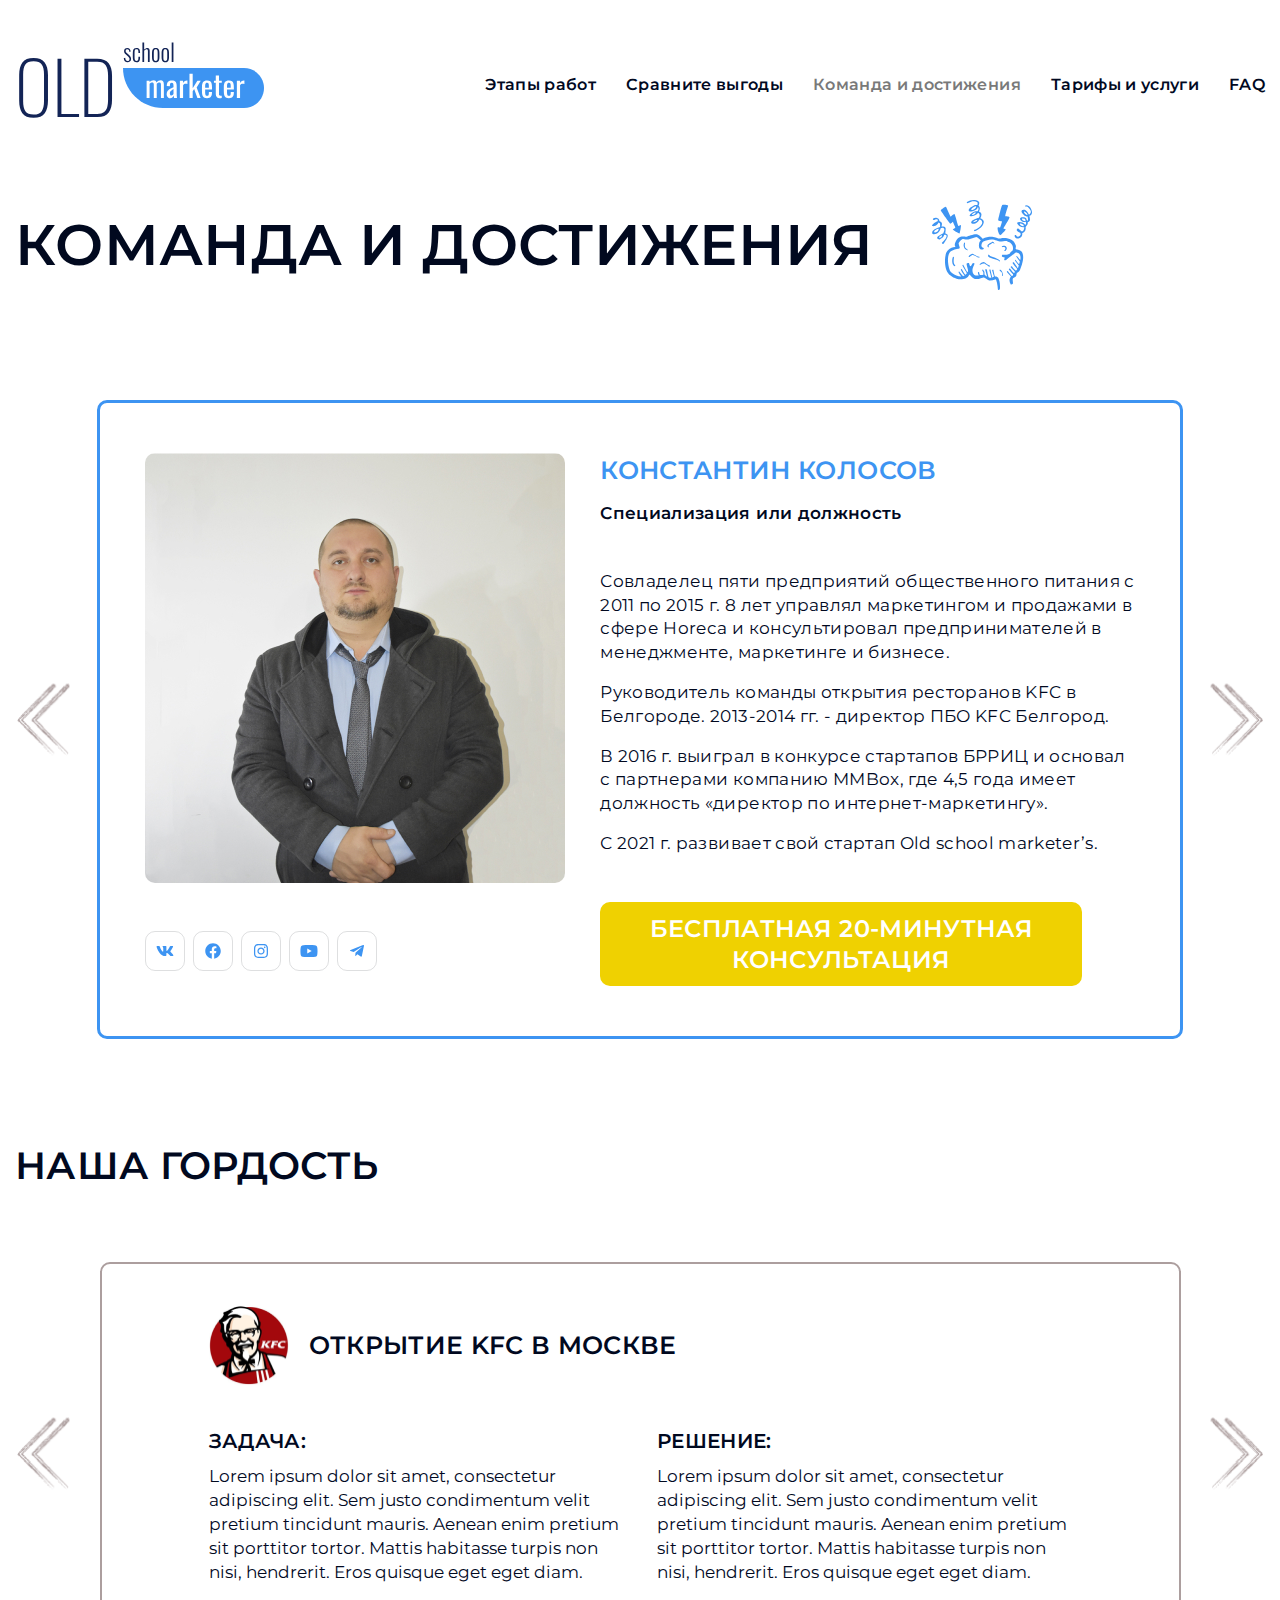
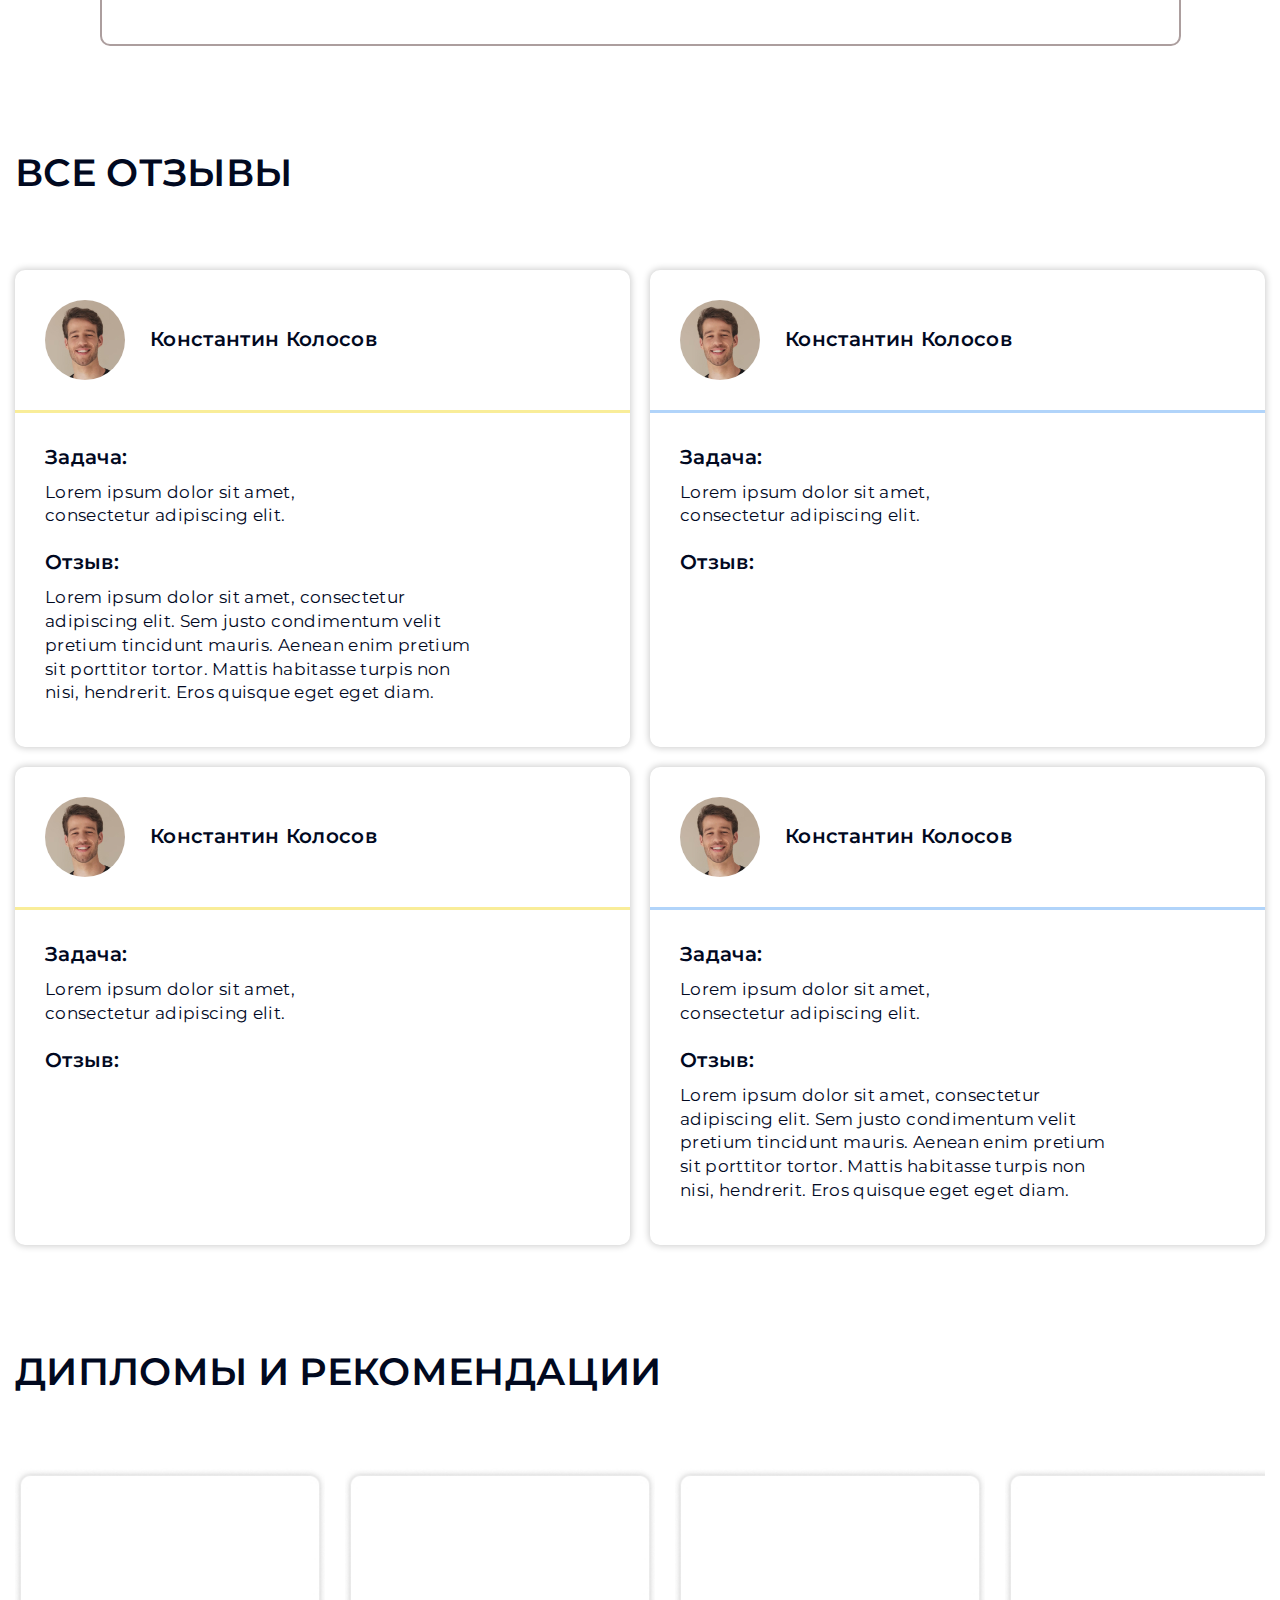
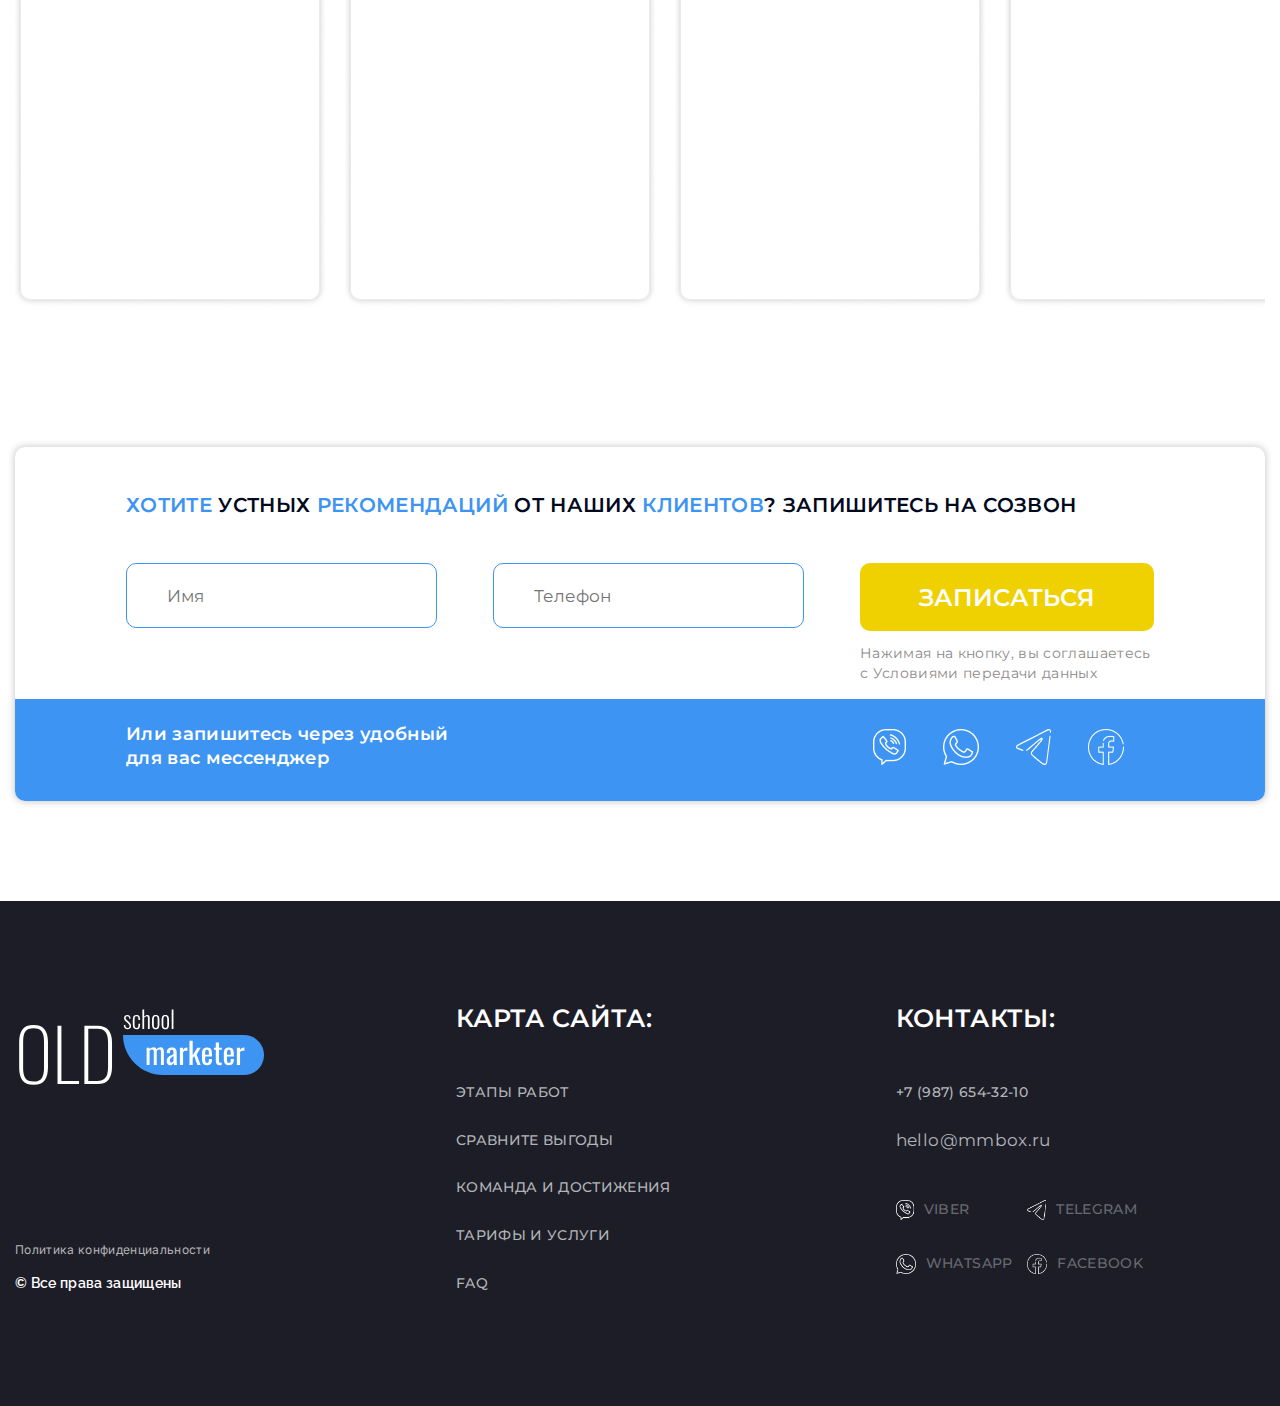
<file: team.html>
<!DOCTYPE html>
<html lang="en">
<head>
    <meta charset="UTF-8">
    <title>Old school marketer</title>
    <meta name="description" content="Интернет маткетинг">
	<meta name="keywords" content="маткетинг, обучение, оптимизация, рекрутинг">
    <meta name="viewport" content="width=device-width, initial-scale=1.0">
    <meta http-equiv="X-UA-Compatible" content="IE=edge">
    <!-- OG Tags -->
	<meta property="og:title" content="Old school marketer">
	<meta property="og:description" content="Интернет маткетинг">
	<meta property="og:type" content="article">
	<meta property="og:image" content="https://sitename.ru/assets/img/preview.jpg">
	<meta property="og:site_name" content="Old school marketer">
    <!-- Styling -->
	<link rel="apple-touch-icon" href="assets/img/apple-touch-icon.png">
	<link rel="icon" type="image/png" href="assets/img/favicon.png">
    <!-- CSS -->
    <link rel="preconnect" href="https://fonts.googleapis.com">
    <link rel="preconnect" href="https://fonts.gstatic.com" crossorigin>
    <link href="https://fonts.googleapis.com/css2?family=Inter&family=Montserrat:wght@400;500;600&family=Raleway:wght@600&display=swap" rel="stylesheet">
    <link rel="stylesheet" href="assets/css/style.css">
</head>
<body>
    <!--? Preloader Start -->
    <div class="preloaderBg" id="preloader" onload="preloader()">
        <div class="preloader"></div>
        <div class="preloader2"></div>
    </div>
    <!-- Preloader End -->
    <!-- Header -->
    <header class="header" id="header">
        <div class="container">
            <div class="header__wrapper">
                <a href="index.html" class="header__logo logo"></a>
                <nav class="header-menu fade">
                    <div class="menu-close">
                        <span></span>
                        <span></span>
                    </div>
                    <ul class="header-menu__items">
                        <li class="header-menu__item">
                            <a href="process.html" class="header-menu__link">
                                Этапы работ
                            </a>
                        </li>
                        <li class="header-menu__item">
                            <a href="cooperation.html" class="header-menu__link">
                                Сравните выгоды
                            </a>
                        </li>
                        <li class="header-menu__item active">
                            <a href="team.html" class="header-menu__link">
                                Команда и достижения
                            </a>
                        </li>
                        <li class="header-menu__item">
                            <a href="rates.html" class="header-menu__link">
                                Тарифы и услуги
                            </a>
                        </li>
                        <li class="header-menu__item">
                            <a href="FAQ.html" class="header-menu__link">
                                FAQ
                            </a>
                        </li>
                    </ul>
                </nav>
                <div class="menu-burger">
                    <span></span>
                    <span></span>
                    <span></span>
                </div>
            </div>
        </div>
    </header>
    <!-- Team section -->
    <section class="team">
        <div class="container">
            <div class="team-heading">
                <h1 class="team-heading__title top-section__title title">
                    Команда и достижения
                </h1>
                <div class="team-heading__icon"></div>
            </div>
            <div class="team-slider">
                <div class="team-slide">
                    <div class="team-slide__wrapper">
                        <div class="team-slide__left">
                            <img src="./assets/img/team/Kolosov_1.jpg" alt="personal photo" class="team-slide__img">
                        </div>
                        <div class="team-slide__right">
                            <h3 class="team-slide__name">
                                Константин Колосов
                            </h3>
                            <span class="team-slide__position">
                                Специализация или должность
                            </span>
                            <div class="team-slide__text">
                                <p>
                                    Совладелец пяти предприятий общественного питания с 2011 по 2015 г. 8 лет управлял маркетингом и продажами в сфере Horeca и консультировал предпринимателей в менеджменте, маркетинге и бизнесе.
                                </p>
                                <p>
                                    Руководитель команды открытия ресторанов KFC в Белгороде. 2013-2014 гг. - директор ПБО KFC Белгород.
                                </p>
                                <p>
                                    В 2016 г. выиграл в конкурсе стартапов БРРИЦ и основал с партнерами компанию MMBox, где 4,5 года имеет должность «директор по интернет-маркетингу».
                                </p>
                                <p>
                                    С 2021 г. развивает свой стартап Old school marketer’s.
                                </p>
                            </div>
                            <a href="#feedback" class="team-slide__btn btn">
                                Бесплатная 20-минутная консультация
                            </a>
                        </div>
                        <div class="team-slide__social">
                            <!--noindex-->
                            <a href="#" class="team-slide__socialLink" rel="nofollow noopener noreferrer" target="_blank">
                                <div class="team-slide__vk team-slide__socialIcon"></div>
                            </a>
                            <!--/noindex-->
                            <!--noindex-->
                            <a href="#" class="team-slide__socialLink" rel="nofollow noopener noreferrer" target="_blank">
                                <div class="team-slide__fb team-slide__socialIcon"></div>
                            </a>
                            <!--/noindex-->
                            <!--noindex-->
                            <a href="#" class="team-slide__socialLink" rel="nofollow noopener noreferrer" target="_blank">
                                <div class="team-slide__ig team-slide__socialIcon"></div>
                            </a>
                            <!--/noindex-->
                            <!--noindex-->
                            <a href="#" class="team-slide__socialLink" rel="nofollow noopener noreferrer" target="_blank">
                                <div class="team-slide__youtube team-slide__socialIcon"></div>
                            </a>
                            <!--/noindex-->
                            <!--noindex-->
                            <a href="#" class="team-slide__socialLink" rel="nofollow noopener noreferrer" target="_blank">
                                <div class="team-slide__teleg team-slide__socialIcon"></div>
                            </a>
                            <!--/noindex-->
                        </div>
                    </div>
                </div>
                <div class="team-slide">
                    <div class="team-slide__wrapper">
                        <div class="team-slide__left">
                            <img src="./assets/img/team/Kolosov_1.jpg" alt="personal photo" class="team-slide__img">
                        </div>
                        <div class="team-slide__right">
                            <h3 class="team-slide__name">
                                Константин Колосов
                            </h3>
                            <span class="team-slide__position">
                                Специализация или должность
                            </span>
                            <div class="team-slide__text">
                                <p>
                                    Совладелец пяти предприятий общественного питания с 2011 по 2015 г. 8 лет управлял маркетингом и продажами в сфере Horeca и консультировал предпринимателей в менеджменте, маркетинге и бизнесе.
                                </p>
                                <p>
                                    Руководитель команды открытия ресторанов KFC в Белгороде. 2013-2014 гг. - директор ПБО KFC Белгород.
                                </p>
                                <p>
                                    В 2016 г. выиграл в конкурсе стартапов БРРИЦ и основал с партнерами компанию MMBox, где 4,5 года имеет должность «директор по интернет-маркетингу».
                                </p>
                                <p>
                                    С 2021 г. развивает свой стартап Old school marketer’s.
                                </p>
                            </div>
                            <a href="#feedback" class="team-slide__btn btn">
                                Бесплатная 20-минутная консультация
                            </a>
                        </div>
                        <div class="team-slide__social">
                            <!--noindex-->
                            <a href="#" class="team-slide__socialLink" rel="nofollow noopener noreferrer" target="_blank">
                                <div class="team-slide__vk team-slide__socialIcon"></div>
                            </a>
                            <!--/noindex-->
                            <!--noindex-->
                            <a href="#" class="team-slide__socialLink" rel="nofollow noopener noreferrer" target="_blank">
                                <div class="team-slide__fb team-slide__socialIcon"></div>
                            </a>
                            <!--/noindex-->
                            <!--noindex-->
                            <a href="#" class="team-slide__socialLink" rel="nofollow noopener noreferrer" target="_blank">
                                <div class="team-slide__ig team-slide__socialIcon"></div>
                            </a>
                            <!--/noindex-->
                            <!--noindex-->
                            <a href="#" class="team-slide__socialLink" rel="nofollow noopener noreferrer" target="_blank">
                                <div class="team-slide__youtube team-slide__socialIcon"></div>
                            </a>
                            <!--/noindex-->
                            <!--noindex-->
                            <a href="#" class="team-slide__socialLink" rel="nofollow noopener noreferrer" target="_blank">
                                <div class="team-slide__teleg team-slide__socialIcon"></div>
                            </a>
                            <!--/noindex-->
                        </div>
                    </div>
                </div>
            </div>
        </div>
    </section>
    <!-- Pride -->
    <section class="pride" id="pride">
        <div class="container">
            <h2 class="pride__title title">
                Наша гордость
            </h2>
            <div class="pride-slider">
                <div class="pride-slide">
                    <div class="pride-slide__wrapper">
                        <div class="pride-slide__content">
                            <div class="pride-slide__heading">
                                <img src="./assets/img/kfc-logo.png" alt="KFC logo" class="pride-slide__img">
                                <h3 class="pride-slide__title title">
                                    Открытие KFC в Москве
                                </h3>
                            </div>
                            <div class="pride-slide__bottom">
                                <div class="pride-slide__bottom-item">
                                    <h4 class="pride-slide__subtitle title">
                                        Задача:
                                    </h4>
                                    <p class="pride-slide__text">
                                        Lorem ipsum dolor sit amet, consectetur adipiscing elit. Sem justo condimentum velit pretium tincidunt mauris. Aenean enim pretium sit porttitor tortor. Mattis habitasse turpis non nisi, hendrerit. Eros quisque eget eget diam.
                                    </p>
                                </div>
                                <div class="pride-slide__bottom-item">
                                    <h4 class="pride-slide__subtitle title">
                                        Решение:
                                    </h4>
                                    <p class="pride-slide__text">
                                        Lorem ipsum dolor sit amet, consectetur adipiscing elit. Sem justo condimentum velit pretium tincidunt mauris. Aenean enim pretium sit porttitor tortor. Mattis habitasse turpis non nisi, hendrerit. Eros quisque eget eget diam.
                                    </p>
                                </div>
                            </div>
                        </div>
                    </div>
                </div>
                <div class="pride-slide">
                    <div class="pride-slide__wrapper">
                        <div class="pride-slide__content">
                            <div class="pride-slide__heading">
                                <img src="./assets/img/kfc-logo.png" alt="KFC logo" class="pride-slide__img">
                                <h3 class="pride-slide__title title">
                                    Открытие KFC в Москве
                                </h3>
                            </div>
                            <div class="pride-slide__bottom">
                                <div class="pride-slide__bottom-item">
                                    <h4 class="pride-slide__subtitle title">
                                        Задача:
                                    </h4>
                                    <p class="pride-slide__text">
                                        Lorem ipsum dolor sit amet, consectetur adipiscing elit. Sem justo condimentum velit pretium tincidunt mauris. Aenean enim pretium sit porttitor tortor. Mattis habitasse turpis non nisi, hendrerit. Eros quisque eget eget diam.
                                    </p>
                                </div>
                                <div class="pride-slide__bottom-item">
                                    <h4 class="pride-slide__subtitle title">
                                        Решение:
                                    </h4>
                                    <p class="pride-slide__text">
                                        Lorem ipsum dolor sit amet, consectetur adipiscing elit. Sem justo condimentum velit pretium tincidunt mauris. Aenean enim pretium sit porttitor tortor. Mattis habitasse turpis non nisi, hendrerit. Eros quisque eget eget diam.
                                    </p>
                                </div>
                            </div>
                        </div>
                    </div>
                </div>
            </div>
        </div>
    </section>
    <!-- All reviews -->
    <section class="allReviews">
        <div class="container">
            <h2 class="title">
                все отзывы
            </h2>
            <div class="reviews-wrapper fade">
                <div class="reviews-item fade">
                    <div class="reviews-item__top">
                        <img src="./assets/img/personal-photo.jpg" alt="personal photo" class="reviews-item__image">
                        <p class="reviews-item__name">
                            Константин Колосов
                        </p>
                    </div>
                    <div class="reviews-item__bottom">
                        <h4 class="reviews-item__title">
                            Задача:
                        </h4>
                        <p class="reviews-item__desc">
                            Lorem ipsum dolor sit amet, consectetur adipiscing elit.
                        </p>
                        <h4 class="reviews-item__title">
                            Отзыв:
                        </h4>
                        <p class="reviews-item__desc">
                            Lorem ipsum dolor sit amet, consectetur adipiscing elit. Sem justo condimentum velit pretium tincidunt mauris. Aenean enim pretium sit porttitor tortor. Mattis habitasse turpis non nisi, hendrerit. Eros quisque eget eget diam.
                        </p>
                    </div>
                </div>
                <div class="reviews-item fade">
                    <div class="reviews-item__top">
                        <img src="./assets/img/personal-photo.jpg" alt="personal photo" class="reviews-item__image">
                        <p class="reviews-item__name">
                            Константин Колосов
                        </p>
                    </div>
                    <div class="reviews-item__bottom">
                        <h4 class="reviews-item__title">
                            Задача:
                        </h4>
                        <p class="reviews-item__desc">
                            Lorem ipsum dolor sit amet, consectetur adipiscing elit.
                        </p>
                        <h4 class="reviews-item__title">
                            Отзыв:
                        </h4>
                        <div class="reviews-item__video">
                            <iframe width="191" height="111" src="https://www.youtube.com/embed/XrdnkQdaf_U" title="YouTube video player" frameborder="0" allow="accelerometer; autoplay; clipboard-write; encrypted-media; gyroscope; picture-in-picture" allowfullscreen></iframe>
                        </div>
                    </div>
                </div>
                <div class="reviews-item fade">
                    <div class="reviews-item__top">
                        <img src="./assets/img/personal-photo.jpg" alt="personal photo" class="reviews-item__image">
                        <p class="reviews-item__name">
                            Константин Колосов
                        </p>
                    </div>
                    <div class="reviews-item__bottom">
                        <h4 class="reviews-item__title">
                            Задача:
                        </h4>
                        <p class="reviews-item__desc">
                            Lorem ipsum dolor sit amet, consectetur adipiscing elit.
                        </p>
                        <h4 class="reviews-item__title">
                            Отзыв:
                        </h4>
                        <div class="reviews-item__video">
                            <iframe width="191" height="111" src="https://www.youtube.com/embed/XrdnkQdaf_U" title="YouTube video player" frameborder="0" allow="accelerometer; autoplay; clipboard-write; encrypted-media; gyroscope; picture-in-picture" allowfullscreen></iframe>
                        </div>
                    </div>
                </div>
                <div class="reviews-item fade">
                    <div class="reviews-item__top">
                        <img src="./assets/img/personal-photo.jpg" alt="personal photo" class="reviews-item__image">
                        <p class="reviews-item__name">
                            Константин Колосов
                        </p>
                    </div>
                    <div class="reviews-item__bottom">
                        <h4 class="reviews-item__title">
                            Задача:
                        </h4>
                        <p class="reviews-item__desc">
                            Lorem ipsum dolor sit amet, consectetur adipiscing elit.
                        </p>
                        <h4 class="reviews-item__title">
                            Отзыв:
                        </h4>
                        <p class="reviews-item__desc">
                            Lorem ipsum dolor sit amet, consectetur adipiscing elit. Sem justo condimentum velit pretium tincidunt mauris. Aenean enim pretium sit porttitor tortor. Mattis habitasse turpis non nisi, hendrerit. Eros quisque eget eget diam.
                        </p>
                    </div>
                </div>
            </div>
        </div>
    </section>
    <!-- Diplomas -->
    <section class="diplomas">
        <div class="container">
            <h2 class="title">
                дипломы и рекомендации
            </h2>
            <div class="diplomas-scroll">
                <div class="diplomas-wrapper">
                    <img src="./assets/img/team/diploma1.jpg" alt="diploma" class="diplomas-wrapper__item">
                    <img src="./assets/img/team/diploma1.jpg" alt="diploma" class="diplomas-wrapper__item">
                    <img src="./assets/img/team/diploma1.jpg" alt="diploma" class="diplomas-wrapper__item">
                    <img src="./assets/img/team/diploma1.jpg" alt="diploma" class="diplomas-wrapper__item">
                    <img src="./assets/img/team/diploma1.jpg" alt="diploma" class="diplomas-wrapper__item">
                </div>
            </div>
        </div>
    </section>
    <!-- Feedback -->
    <section class="feedback" id="feedback">
        <div class="container">
            <div class="feedback-wrapper">
                <div class="feedback-top">
                    <h4 class="feedback-top__title title">
                        <span>ХОТИТЕ</span> УСТНЫХ <span>РЕКОМЕНДАЦИЙ</span> ОТ НАШИХ <span>КЛИЕНТОВ</span>? ЗАПИШИТЕСЬ НА СОЗВОН
                    </h4>
                    <form action="#" class="feedback-top__form js-form" id="feedback-top__form">
                        <input type="text" name="firstName" class="feedback-top__input" placeholder="Имя" required>
                        <input type="tel" name="phoneNumber" class="feedback-top__input" placeholder="Телефон" required>
                        <div class="feedback-top__button-wrapper">
                            <button type="submit" class="btn feedback-top__btn" data-submit>ЗАПИСАТЬСЯ</button>
                            <span>Нажимая на кнопку, вы соглашаетесь с Условиями передачи данных</span>
                        </div>
                    </form>
                    <div class="feedback-popup">
                        <div class="feedback-popup__overlay"></div>
                        <div class="feedback-popup__content">
                            <h3 class="feedback-popup__title">
                                Спасибо! Мы скоро вам перезвоним.
                            </h3>
                            <button type="button" class="feedback-popup__close">Закрыть</button>
                        </div>
                    </div>
                </div>
                <div class="feedback-bottom">
                    <p class="feedback-bottom__text">
                        Или запишитесь через удобный для вас мессенджер
                    </p>
                    <div class="feedback-social">
                        <!--noindex-->
                        <a href="#" class="feedback-social__link" rel="nofollow noopener noreferrer" target="_blank">
                            <div class="feedback-social__viber"></div>
                        </a>
                        <!--/noindex-->
                        <!--noindex-->
                        <a href="#" class="feedback-social__link" rel="nofollow noopener noreferrer" target="_blank">
                            <div class="feedback-social__whatsup"></div>
                        </a>
                        <!--/noindex-->
                        <!--noindex-->
                        <a href="#" class="feedback-social__link" rel="nofollow noopener noreferrer" target="_blank">
                            <div class="feedback-social__telegramm"></div>
                        </a>
                        <!--/noindex-->
                        <!--noindex-->
                        <a href="#" class="feedback-social__link" rel="nofollow noopener noreferrer" target="_blank">
                            <div class="feedback-social__FB"></div>
                        </a>
                        <!--/noindex-->
                    </div>
                </div>
            </div>
        </div>
    </section>
    <!-- Footer -->
    <footer class="footer" id="footer">
        <div class="container container_footer">
            <div class="footer-firstItem">
                <a href="#" class="footer-firstItem__logo"></a>
                <a href="#" class="footer-firstItem__privacy">Политика конфиденциальности</a>
                <span class="footer-firstItem__copyright">© Все права защищены</span>
            </div>
            <div class="footer-secondItem">
                <h3 class="footer-secondItem__title title">
                    Карта сайта:
                </h3>
                <ul class="footer-menu">
                    <li class="footer-menu__item">
                        <a href="process.html" class="footer-menu__link">Этапы работ</a>
                    </li>
                    <li class="footer-menu__item">
                        <a href="cooperation.html" class="footer-menu__link">Сравните выгоды</a>
                    </li>
                    <li class="footer-menu__item">
                        <a href="team.html" class="footer-menu__link">Команда и достижения</a>
                    </li>
                    <li class="footer-menu__item">
                        <a href="rates.html" class="footer-menu__link">Тарифы и услуги</a>
                    </li>
                    <li class="footer-menu__item">
                        <a href="FAQ.html" class="footer-menu__link">FAQ</a>
                    </li>
                </ul>
            </div>
            <div class="footer-thirdItem">
                <h3 class="footer-thirdItem__title title">
                    Контакты:
                </h3>
                <div class="footer-contacts">
                    <a href="tel:+79876543210" class="footer-phone">+7 (987) 654-32-10</a>
                    <a href="mailto:hello@mmbox.ru" class="footer-email">hello@mmbox.ru</a>
                </div>
                <div class="footer-social">
                    <!--noindex-->
                    <a href="#" class="footer-social__item" rel="nofollow noopener noreferrer" target="_blank">
                        <div class="footer-social__viber"></div>
                        <span>Viber</span>
                    </a>
                    <!--/noindex-->
                    <!--noindex-->
                    <a href="#" class="footer-social__item" rel="nofollow noopener noreferrer" target="_blank">
                        <div class="footer-social__telegramm"></div>
                        <span>Telegram</span>
                    </a>
                    <!--/noindex-->
                    <!--noindex-->
                    <a href="#" class="footer-social__item" rel="nofollow noopener noreferrer" target="_blank">
                        <div class="footer-social__whatsapp"></div>
                        <span>Whatsapp</span>
                    </a>
                    <!--/noindex-->
                    <!--noindex-->
                    <a href="#" class="footer-social__item" rel="nofollow noopener noreferrer" target="_blank">
                        <div class="footer-social__fb"></div>
                        <span>Facebook</span>
                    </a>
                    <!--/noindex-->
                </div>
            </div>
        </div>
    </footer>
    <script src="assets/js/jquery-3.6.0.min.js"></script>
    <script src="assets/js/jquery.validate.min.js"></script>
    <script src="assets/js/slick.min.js"></script>
    <script src="assets/js/main.js"></script>
</body>
</html>
</file>
<file: assets/css/style.css>
html {
    scroll-behavior: smooth;
}
body {
    font-family: Montserrat, sans-serif;
    font-size: 17px;
    line-height: 140%;
    font-weight: 400;
    padding: 0;
    margin: 0;
    color: #01091F;
    letter-spacing: 0.02em;
}
h1, h2, h3, h4, h5, h6 {
    line-height: 140%;
    font-weight: 600;
    margin: 0;
    padding: 0;
}
h2.title {
    font-size: 38px;
    margin-bottom: 70px;
}
p {
    margin: 0;
    padding: 0;
}
button {
    padding: 0;
    border: none;
}
.container {
    max-width: 1250px;
    padding: 0 15px;
    width: 100%;
    margin: 0 auto;
}
.btn {
    font-family: Montserrat;
    background: #EFD101;
    color: #fff;
    border-radius: 10px;
    padding: 32px;
    font-size: 24px;
    font-weight: 600;
    text-transform: uppercase;
    box-shadow: 0px 0px 0px 0px rgba(0, 0, 0, 0);
    cursor: pointer;
    transition: all 0.5s ease;
}
.btn:hover {
    color: #fff;
    box-shadow: 0px 0px 10px 2px rgba(0, 0, 0, 0.29);
    transition: all 0.5s ease;
}
input, input:focus, textarea, textarea:focus {
    outline: none;
}
ul {
    list-style: none;
    margin: 0;
    padding: 0;
}
a, a:hover, a:active {
    text-decoration: none;
    color: inherit;
}
.title {
    font-weight: 600;
    text-transform: uppercase;
}
/*Preloader Start*/
.preloaderBg {
    position: fixed;
    z-index: 1000; 
    top: 0;
    background: rgba(255, 255, 255, 0.97);
    width: 100%;
    height: 100%;
    text-align: center;
}
.preloader {
    position: relative;
    top: 230px;
    left: 1%;
    margin: auto;
    background: url('../img/logo.svg') no-repeat center;
    background-size: 150px;
    width: 150px;
    height: 150px;
}
.preloader2 {
    border: 5px solid #f3f3f3;
    border-top: 5px solid #3D94F2;
    border-radius: 50%;
    width: 150px;
    height: 150px;
    animation: spin 1s ease-in-out infinite ;
    position: relative;
    margin: auto;
    top: 80px;
}
@keyframes spin {
    0% { transform: rotate(0deg); }
    100% { transform: rotate(360deg); }
}
/* Preloader End */

/*header*/
.header {
    padding: 34px 0 15px;
}
.header__logo {
    display: block;
	background: url('../img/logo.svg');
    background-size: cover;
	width: 300px;
	height: 101px;
	transition: opacity 0.5s ease;
}
.header__logo:hover {
    opacity: 0.8;
	transition: opacity 0.5s ease;
}
.header__wrapper {
    display: flex;
    align-items: center;
    justify-content: space-between;
}
.header-menu__items {
    display: flex;
    align-items: center;
    justify-content: space-between;
}
.header-menu__item:not(:last-child) {
    margin-right: 30px;
}
.header-menu__item {
    font-size: 16px;
    font-weight: 600;
    transition: all 0.2s ease-in-out;
}
.header-menu__item:hover {
    color: #797979;
    transition: all 0.2s ease-in-out;
}
.header-menu__item.active {
    color: #797979;
}
.menu-burger {
    display: none;
}
/*top section*/
.top-section {
    padding-top: 45px;
    padding-bottom: 60px;
}
.container_top-section {
    display: flex;
    justify-content: space-between;
    align-items: center;
}
.top-section__title {
    font-size: 57px;
    margin-bottom: 40px;
    max-width: 583px;
    width: 100%;
    text-transform: uppercase;
}
.top-section__title span {
    color: #3D94F2;
}
.top-section__subtitle {
    font-size: 20px;
    max-width: 395px;
    width: 100%;
    margin-bottom: 30px;
    position: relative;
}
.top-section__subtitle span {
    text-decoration: line-through;
}
.top-section__subtitle .blue {
    color: #3D94F2;
    text-decoration: none;
}
.top-section__subtitle .yellow {
    text-decoration: underline;
    text-decoration-color: #EFD101;
    text-decoration-thickness: 4px;
}
.top-section__subtitle .lowercase {
    text-decoration: none;
    text-transform: lowercase;
}
.top-question {
    top: 0;
    left: 345px;
}
.top-prompt {
    top: 0;
    font-size: 17px;
    font-weight: 400;
    text-transform: none;
}
.top-section__btn {
    display: block;
    max-width: 303px;
    text-align: center;
    width: 100%;
    margin-top: 40px;
}
.top-section__text {
    font-weight: 600;
    margin-bottom: 10px;
}
.top-section__item {
    color: #303031;
    line-height: 140%;
    font-family: Inter;
    position: relative;
    padding-left: 17px;
}
.top-section__item::after {
    position: absolute;
    content: '';
    display: block;
    background: #303031;
    width: 5px;
    height: 5px;
    border-radius: 50%;
    top: 50%;
    left: 0;
}
.top-section__item:not(:last-child) {
    margin-bottom: 7px;
}
.top-section__imgages {
    max-width: 579px;
    width: 100%;
    display: flex;
    flex-wrap: wrap;
    justify-content: space-between;
}
.top-section__image {
    width: 22%;
    display: block;
    margin-bottom: 15px;
}
.top-section__image:nth-child(n+21) {
    margin-bottom: 0;
}
/* Benefits */
.benefits {
    padding-top: 60px;
    padding-bottom: 105px;
}
.benefits__items {
    max-width: 1093px;
    width: 100%;
    display: flex;
    align-items: center;
    justify-content: center;
    flex-wrap: wrap;
}
.benefits__item {
    position: relative;
    width: 33.33%;
}
.benefits__item:nth-child(n+4) {
    margin-top: 115px;
}
.benefits__item span {
    line-height: 90%;
    position: absolute;
    font-weight: 600;
    font-size: 38px;
    text-transform: uppercase;
    bottom: 31px;
    left: 210px;
}
.benefits__item:nth-child(n+3) span {
    line-height: 90%;
    bottom: 14px;
}
.benefits__item:nth-last-child(n+6) span,
.benefits__item .benefits__item-data_sixth+span {
    bottom: 35px;
    left: 200px;
}
.benefits__item-data {
    display: block;
    background: url('../img/benefits1.svg') no-repeat;
    width: 138px;
    height: 138px;
    background-size: cover;
    margin: 0 auto;
}
.benefits__item-data_second {
    background: url('../img/benefits2.svg') no-repeat;
    background-size: cover;
}
.benefits__item-data_third {
    background: url('../img/benefits3.svg') no-repeat;
    background-size: cover;
}
.benefits__item-data_fourth {
    background: url('../img/benefits4.svg') no-repeat;
    background-size: cover;
}
.benefits__item-data_fifth {
    background: url('../img/benefits5.svg') no-repeat;
    background-size: cover;
}
.benefits__item-data_sixth {
    background: url('../img/benefits6.svg') no-repeat;
    background-size: cover;
}
.benefits__item-data::after {
    content: '';
    position: absolute;
    display: block;
    background: #fff;
    width: 109px;
    height: 109px;
    border-radius: 50%;
    bottom: -11px;
    left: 176px;
}
.benefits__item-desc {
    color: #3C4860;
    max-width: 255px;
    width: 100%;
    position: absolute;
    left: 125px;
    bottom: -78px; 
}
.benefits-question,
.top-question,
.forYou-question {
    content: '';
    opacity: 0.55;
    display: block;
    background: url('../img/question.png') no-repeat;
    background-size: contain;
    position: absolute;
    width: 25px;
    height: 25px;
    cursor: pointer;
}
.benefits-question {
    left: 280px;
    top: 140px;
}
.benefits-question_first {
    top: 59px;
    left: 343px;
}
.benefits__item:not(:first-child) .benefits__item-desc {
    bottom: -76px;
}
.benefits__item:nth-child(4) .benefits__item-desc,
.benefits__item:nth-child(5) .benefits__item-desc {
    bottom: -55px;
}
.benefits__item:nth-child(6) .benefits__item-desc {
    bottom: -75px;
}
.benefits__item-data_fourth {
    background-size: 123px;
}
.benefits__item-data_sixth {
    background-size: 123px;
}
.benefits-prompt, .top-prompt, .forYou-prompt {
    text-align: left;
    font-style: italic;
    line-height: 140%;
    max-width: 480px;
    width: 100%;
    padding: 20px 15px;
    box-shadow: 0px 0px 7px 1px rgb(0 0 0 / 20%);
    position: absolute;
    background: #fff;
    left: 0;
    display: none;
    transition: all 0.5s ease;
}
.benefits-prompt {
    top: 140px;
}
.benefits-prompt_first {
    top: 60px;
}
/* Note */
.note {
    padding-top: 90px;
}
.note-wrapper {
    display: flex;
    padding: 40px;
    box-shadow: 0px 0px 7px 1px rgba(0, 0, 0, 0.2);
    border-radius: 10px;
    justify-content: space-between;
    align-items: center;
}
.note-image {
    background: url('../img/note-image.png') no-repeat;
    width: 360px;
    height: 273px;
    background-size: contain;
}
.note-content {
    max-width: 720px;
    line-height: 140%;
}
.note-content__title {
    font-size: 25px;
    text-transform: uppercase;
    margin-bottom: 20px;
}
.note-content__text, .note-content__list {
    margin-bottom: 7px;
}
.note-content__btn {
    display: inline-block;
    margin-top: 35px;
    padding: 19px 26px;
}
/* Process */
.process {
    padding-top: 90px;
    padding-bottom: 50px;
}
.process__title {
    color: #1D1D28;
}
.process__wrapper {
    display: flex;
    flex-wrap: wrap;
    justify-content: space-between;
    align-items: flex-start;
}
.process__item {
    width: 32%;
    display: flex;
    align-items: center;
}
.process__item:nth-child(3n+3) {
    justify-content: flex-end;
}
.process__item:nth-child(3n+2) {
    justify-content: center;
}
.process__item-content {
    width: 300px;
    color: #000000;
}
.process__item:nth-child(3) .process__item-content {
    width: 220px;
}
.process__item:nth-child(4) .process__item-content {
    width: 255px;
}
.process__item:nth-child(6) .process__item-content {
    width: 240px;
}
.process__icon_doc {
    background: url('../img/document-icon.svg') no-repeat;
    width: 100px;
    height: 93px;
    margin-right: 20px;
    background-size: contain;
}
.process__icon_recruit {
    background: url('../img/recruiting-icon.svg') no-repeat;
    width: 100px;
    height: 98px;
    margin-right: 20px;
    background-size: contain;
}
.process__icon_educ {
    background: url('../img/education-icon.svg') no-repeat;
    width: 100px;
    height: 100px;
    margin-right: 20px;
    background-size: contain;
}
.process__icon_marketing {
    background: url('../img/marketing-icon.svg') no-repeat;
    width: 100px;
    height: 100px;
    margin-right: 20px;
    background-size: contain;
}
.process__icon_CJM {
    background: url('../img/CJM-icon.svg') no-repeat;
    width: 100px;
    height: 91px;
    margin-right: 20px;
    background-size: contain;
}
.process__icon_analysis {
    background: url('../img/analysis-icon.svg') no-repeat;
    width: 100px;
    height: 91px;
    margin-right: 20px;
    background-size: contain;
}
.process__item-title {
    font-size: 25px;
    margin-bottom: 12px;
    text-transform: uppercase;
}
.process__item:nth-child(n+4) {
    margin-top: 65px;
}
/* For you */
.forYou {
    padding-top: 50px;
    padding-bottom: 50px;
}
.forYou__wrapper {
    max-width: 1025px;
    width: 100%;
    display: flex;
    align-items: center;
    justify-content: center;
    flex-wrap: wrap;
    margin: 0 auto;
}
.forYou__item {
    display: flex;
    max-width: 447px;
    align-items: center;
    border: 4px solid #000000;
    border-radius: 10px;
    position: relative;
    width: 100%;
}
.forYou__item:nth-child(2) {
    border: 4px solid #3D94F2;
    margin-left: 27px;
}
.forYou__item:nth-child(3) {
    border: 4px solid #7AC340;
    margin-top: 65px;
}
.forYou__item:nth-child(4) {
    border: 4px solid #EFD101;
    margin-top: 65px;
    margin-left: 27px;
}
.forYou__item:first-child::after,
.forYou__item:nth-child(2)::after,
.forYou__item:nth-child(3)::after {
    content: '';
    display: block;
    position: absolute;
    background: url('../img/arrow-right.png') no-repeat;
    right: -30px;
    top: 50%;
    width: 26px;
    height: 23px;
}
.forYou__item:nth-child(2)::after {
    background: url('../img/arrow-right-long.png') no-repeat;
    right: -18px;
    top: 50%;
    width: 972px;
    height: 193px;
} 
.forYou__icon {
    background: url('../img/icon-forYou1.svg') no-repeat center center;
    width: 100px;
    height: 65px;
    padding: 32px 15px 26px 23px;
    border-right: 4px solid #000000;
}
.forYou__icon_two {
    background: url('../img/icon-forYou2.svg') no-repeat center center;
    border-right: 4px solid #3D94F2;
}
.forYou__icon_three {
    background: url('../img/icon-forYou3.svg') no-repeat center center;
    border-right: 4px solid #7AC340;
}
.forYou__icon_four {
    background: url('../img/icon-forYou4.svg') no-repeat center center;
    border-right: 4px solid #EFD101;
}
.forYou__item-content {
    display: flex;
    align-items: center;
    margin-left: 22px;
}
.forYou__item-content span {
    font-size: 38px;
    font-weight: 600;
    margin-right: 20px;
}
.forYou__item:nth-child(2) .forYou__item-content span {
    color: #3D94F2;
}
.forYou__item:nth-child(3) .forYou__item-content span {
    color: #7AC340;
}
.forYou__item:nth-child(4) .forYou__item-content span {
    color: #EFD101;
}
.forYou__item-desc {
    max-width: 222px;
    width: 100%;
}
.forYou-question {
    width: 23px;
    top: 75px;
    right: 105px;
    z-index: 100;
}
.forYou__item:nth-child(3) .forYou-question {
    right: 80px;
}
.forYou__item:nth-child(4) .forYou-question {
    right: 37px;
}
.forYou-prompt {
    max-width: 367px;
    left: 40px;
    top: 55px;
    z-index: 1;
}
/* Need */
.need {
    padding-top: 50px;
    padding-bottom: 50px;
}
.container_need {
    display: flex;
    justify-content: space-between;
}
.need__title {
    color: #1D1D28;
    margin-bottom: 0;
    max-width: 371px;
    width: 100%;
}
.need__title span {
    color: #3D94F2;
}
.need__wrapper {
    display: flex;
    flex-wrap: wrap;
    justify-content: space-between;
    max-width: 854px;
    width: 100%;
}
.need__item {
    display: flex;
    justify-content: center;
    padding: 26px 5px;
    max-width: 407px;
    width: 100%;
    margin-bottom: 25px;
    box-shadow: 0px 0px 7px 1px rgba(0, 0, 0, 0.2);
    border-radius: 10px;
}
.need__item:nth-child(2n+1) {
    margin-right: 20px;
}
.need__item-icon {
    background: url('../img/need-icon1.svg') no-repeat center;
    width: 100px;
    height: 100px;
    margin-right: 19px;
}
.need__item-icon_two {
    background: url('../img/need-icon2.svg') no-repeat center;
    width: 108px;
    height: 110px;
}
.need__item-icon_three {
    background: url('../img/need-icon3.svg') no-repeat center;
}
.need__item-icon_four {
    background: url('../img/need-icon4.svg') no-repeat center;
}
.need__item-icon_five {
    background: url('../img/need-icon5.svg') no-repeat center;
    height: 106px;
    width: 85px;
}
.need__item-icon_six {
    background: url('../img/need-icon6.svg') no-repeat center;
}
.need__item-content {
    max-width: 255px;
}
.need__item:nth-child(5) .need__item-content {
    max-width: 242px;
}
.need__item-title {
    font-size: 20px;
    text-transform: uppercase;
    margin-bottom: 11px;
    color: #1D1D28;
}
/* Results */
.results {
    padding: 50px 0;
}
.results__title {
    max-width: 728px;
    width: 100%;
    color: #1D1D28;
    text-transform: uppercase;
}
.results__title span {
    color: #3D94F2;
}
.results__wrapper {
    display: flex;
    align-items: center;
    margin-bottom: 70px;
}
.results__item {
    max-width: 272px;
    width: 100%;
    height: 450px;
    padding: 0 12px;
    box-shadow: 0px 0px 7px 1px rgba(0, 0, 0, 0.2);
    border-radius: 10px;
    display: flex;
    flex-direction: column;
}
.results__item:not(:last-child) {
    margin-right: 20px;
}
.results__icon {
    background: url('../img/results-icon1.png') no-repeat center;
    max-width: 258px;
    width: 100%;
    height: 220px;
}
.results__icon_one {
    height: 225px;
}
.results__icon_two {
    background: url('../img/results-icon2.png') no-repeat center;
}
.results__icon_three {
    background: url('../img/results-icon3.png') no-repeat center;
}
.results__icon_four {
    background: url('../img/results-icon4.png') no-repeat center;
}
.results__item-title {
    text-transform: uppercase;
    font-size: 20px;
    color: #1D1D28;
    margin-bottom: 34px;
}
.results__item:nth-child(4) .results__item-title
 {
    margin-bottom: 9px;
}
.results__btn {
    display: block;
    text-align: center;
    max-width: 303px;
    width: 100%;
}
/* Pride */
.pride {
    padding: 50px 0;
}
.pride-slide__wrapper {
    display: flex;
    align-items: center;
    justify-content: center;
    padding: 40px 107px 60px;
    border: 2px solid #AC9E9E;
    border-radius: 10px;
    max-width: 863px;
    margin: 0 auto;
}
.pride-slide__heading {
    display: flex;
    align-items: center;
    margin-bottom: 40px;
}
.pride-slide__img {
    width: 80px;
    height: 83px;
    margin-right: 20px;
}
.pride-slide__title {
    font-size: 25px;
}
.pride-slide__bottom {
  display: flex;  
  justify-content: space-between;
}
.pride-slide__bottom-item {
    max-width: 426px;
    width: 100%;
    margin-right: 34px;
}
.pride-slide__bottom-item:last-child {
    margin-right: 0;
}
.pride-slide__subtitle {
    font-size: 20px;
    margin-bottom: 10px;
}
.pride-slide__text {
    letter-spacing: 0;
}
.pride-slider {
    position: relative;
    min-width: 0;
    width: 100%;
}
.pride-slide.slick-slide {
    left: 0;
}
.slick-track {
    display: flex;
}
.slick-track .slick-slide {
    display: flex;
    height: auto;
}
.slick-list {
    position: relative;
    overflow: hidden;
}
.pride-slider .slick-arrow {
    position: absolute;
    top: 50%;
    transform: translateY(-50%);
    z-index: 10;
    font-size: 0;
    width: 53px;
    height: 73px;
    cursor: pointer;
    z-index: 1000;
}
.pride-slider .slick-arrow.slick-prev {
    left: 2px;
    background: url('../img/prev-pride.png') 0 0 / 100% no-repeat;
    transition: all 0.5s ease;
}
.pride-slider .slick-arrow.slick-prev:hover {
    background: url('../img/prev-pride-hover.png') 0 0 / 100% no-repeat;
    transition: all 0.5s ease;
}
.pride-slider .slick-arrow.slick-next {
    right: 2px;
    background: url('../img/next-pride.png') 0 0 / 100% no-repeat;
    transition: all 0.5s ease;
}
.pride-slider .slick-arrow.slick-next:hover {
    background: url('../img/next-pride-hover.png') 0 0 / 100% no-repeat;
    transition: all 0.5s ease;
}
/* Advantage */
.advantage {
    padding: 50px 0;
}
.advantage-wrapper, .faq-wrapper {
    max-width: 788px;
    margin: 0 auto;
}
.advantage-item, .faq-item {
    border: 3px solid #EFD101;
    box-sizing: border-box;
    border-radius: 10px;
}
.advantage-item:nth-child(4n+2) {
    border: 3px solid #67BB25;
}
.advantage-item:nth-child(4n+3) {
    border: 3px solid #01091F;
}
.advantage-item:nth-child(4n+4) {
    border: 3px solid #3D94F2;
}
.advantage-item:not(:last-child), .faq-item:not(:last-child) {
    margin-bottom: 39px;
}
.advantage-item__top, .faq-item__top {
    display: flex;
    align-items: center;
    justify-content: space-between;
    padding: 25px 26px 23px 34px;
    cursor: pointer;
}
.advantage-item__title, .faq-item__title {
    font-size: 20px;
    max-width: 625px;
    letter-spacing: 0;
}
.advantage-item__plus, .faq-item__plus {
    cursor: pointer;
    transition: all 0.5s ease;
}
.advantage-item__plus.active, .faq-item__plus.active {
    transition: all 0.5s ease;
    transform: rotate(45deg);
}
.advantage-item__plus span, .faq-item__plus span {
    display: block;
    width: 23px;
    height: 2px;
    background: #EFD101;
}
.advantage-item:nth-child(4n+2) .advantage-item__plus span {
    background: #67BB25;
}
.advantage-item:nth-child(4n+3) .advantage-item__plus span {
    background: #01091F;
}
.advantage-item:nth-child(4n+4) .advantage-item__plus span {
    background: #3D94F2;
}
.advantage-item__plus span:first-child, .faq-item__plus span:first-child {
    transform: rotate(90deg);
}
.advantage-item__plus span:last-child, .faq-item__plus span:last-child {
    margin-top: -2px;
}
.advantage-item__bottom, .faq-item__bottom {
    padding: 25px 81px 22px 34px;
    background: rgba(239, 209, 1, 0.5);
    border-radius: 0px 0px 10px 10px;
    color: #000;
    font-size: 17px;
    line-height: 140%;
    opacity: 1 !important;
    transition: all 0.5s ease;
    display: none;
}
.advantage-item:nth-child(4n+2) .advantage-item__bottom {
    background: rgba(103, 187, 37, 0.5);
}
.advantage-item:nth-child(4n+3) .advantage-item__bottom {
    background: rgba(1, 9, 31, 0.5);
}
.advantage-item:nth-child(4n+4) .advantage-item__bottom {
    background: rgba(24, 58, 95, 0.5);
}
.advantage-item__bottom.active, .faq-item__bottom.active {
    transition: all 0.5s ease;
    display: block;
}
/* Reminder */
.reminder {
    padding: 50px 0;
}
.reminder-wrapper {
    box-shadow: 0px 0px 7px 1px rgba(0, 0, 0, 0.2);
    border-radius: 10px;
    padding: 62px 29px 0;
    display: flex;
    background: url('../img/reminder-bg.svg') no-repeat;
    background-size: contain;
}
h2.reminder__title {
    margin-bottom: 30px;
    margin-top: 20px;
    max-width: 589px;
}
.reminder__title span {
    text-decoration: line-through;
}
.reminder__title .reminder-blue {
    text-decoration: none;
    background-color: #3D94F2;
    color: #fff;
}
.newStroke {
    display: block;
}
.reminder__btn {
    display: block;
    text-align: center;
    max-width: 265px;
    padding: 24px 36px;
}
/* Reviews */
.reviews {
    padding: 50px 0;
}
.reviews-arrows {
    display: flex;
    justify-content: flex-end;
    margin-bottom: 26px;
    display: none;
}
.reviews-arrows__prev {
    background: url('../img/review-prev.svg') no-repeat;
    width: 27px;
    height: 24px;
    margin-right: 10px;
    transition: all 0.5s ease; 
    cursor: pointer;
}
.reviews-arrows__prev:hover {
    background: url('../img/review-prev-hover.svg') no-repeat;
    transition: all 0.5s ease; 
}
.reviews-arrows__next {
    background: url('../img/review-next.svg') no-repeat;
    width: 31px;
    height: 24px;
    transition: all 0.5s ease;
    cursor: pointer; 
}
.reviews-arrows__next:hover {
    background: url('../img/review-next-hover.svg') no-repeat;
    transition: all 0.5s ease; 
}
.reviews-wrapper {
    display: flex;
    justify-content: space-between;
    flex-wrap: wrap
}
.reviews-item {
    max-width: 615px;
    width: 100%;
    background: #fff;
    padding: 30px 0px 15px 0px;
    box-shadow: 0px 0px 7px 1px rgba(0, 0, 0, 0.2);
    border-radius: 10px;
}
.reviews-item:nth-last-child(n+3) {
    margin-bottom: 20px;
}
.reviews-item__top {
    display: flex;
    align-items: center;
    padding: 0 227px 30px 30px;
    border-bottom: 3px solid rgba(239, 209, 1, 0.4);;
}
.reviews-item:nth-child(2n+2) .reviews-item__top {
    border-bottom: 3px solid rgba(61, 148, 242, 0.4);;
}
.reviews-item__image {
    width: 80px;
    height: 80px;
    border-radius: 50%;
    margin-right: 25px;
}
.reviews-item__name {
    font-weight: 600;
    font-size: 20px;
}
.reviews-item__bottom {
    padding: 30px 150px 5px 30px;
}
.reviews-item__title {
    font-size: 20px;
    margin-bottom: 10px;
}
.reviews-item__desc:not(:last-child) {
    margin-bottom: 20px;
    max-width: 330px;
}
.reviews-item__video {
    height: 111px;
    margin-bottom: 30px;
}
.reviews-item__video iframe {
    border-radius: 10px;
}
.reviews-btn {
    display: block;
    text-align: center;
    margin-top: 30px;
    max-width: 245px;
    width: auto;
    padding-top: 27px;
    padding-bottom: 27px;
    transition: all 0.5s ease;
}
.reviews-btn.active {
    display: none;
    transition: all 0.5s ease;
}
.reviews-btn {
    max-width: 370px;
}
/* Feedback */
.feedback {
    padding: 50px 0 100px;
}
.feedback-wrapper {
    box-shadow: 0px 0px 7px 1px rgba(0, 0, 0, 0.2);
    border-radius: 10px;
}
.feedback-top {
    padding: 44px 111px 16px;
}
.feedback-top__title {
    font-size: 20px;
    margin-bottom: 44px;
    position: relative;
}
.feedback-top__title span {
    color: #3D94F2;
}
.feedback-top__title .feedback-note {
    font-size: 17px;
    text-transform: lowercase;
    font-weight: 400;
}
.feedback-top__form {
    display: flex;
    align-items: flex-start;
    position: relative;
}
.feedback-top__input {
    margin-right: 56px;
    padding: 22px 40px 21px;
    font-family: Montserrat;
    font-size: 17px;
    border: 1px solid #3D94F2;
    border-radius: 10px;
    max-width: 229px;
    width: 100%;
}
#firstName-error, #phoneNumber-error {
    position: absolute;
    bottom: 35px;
    color: red;
}
#phoneNumber-error {
    left: 368px;
}
.feedback-top__button-wrapper {
    max-width: 309px;
}
.feedback-top__btn {
    width: 100%;
    margin-bottom: 13px;
    padding-top: 20px;
    padding-bottom: 19px;
}
.feedback-top__button-wrapper span {
    display: block;
    font-size: 14px;
    color: #8C8989;
    line-height: 140%;
}
.feedback-bottom {
    padding: 24px 111px 30px;
    background: #3D94F2;
    border-radius: 0px 0px 10px 10px;
    color: #fff;
    display: flex;
    align-items: center;
}
/*feedback popup start*/
.feedback-popup {
    position: relative;
    width: 100%;
    height: 100%;
    left: 0;
    display: none;
}
.feedback-popup.active {
    display: block;
}
.feedback-popup__overlay {
    position: fixed;
    width: 100%;
    height: 100%;
    background-color: #1f3b58;
    opacity: 0.75;
    top: 0;
    left: 0;
    z-index: 10;
}
.feedback-popup__content {
    position: fixed;
    top: 25%;
    left: 0;
    right: 0;
    z-index: 11;
    margin: 0 auto;
    padding: 70px;
    max-width: 600px;
    background: #fff;
}
.feedback-popup__title {
    font-size: 25px;
    line-height: 140%;
    margin-bottom: 35px;
}
.feedback-popup__close {
    font-family: Montserrat;
    background: #EFD101;
    color: #fff;
    border-radius: 10px;
    padding: 20px 30px;
    font-size: 24px;
    font-weight: 600;
    text-transform: uppercase;
    margin: 0 auto;
    display: block;
    box-shadow: 0px 0px 0px 0px rgba(0, 0, 0, 0);
    cursor: pointer;
    transition: all 0.5s ease;
}
.feedback-popup__close:hover {
    box-shadow: 0px 0px 10px 2px rgba(0, 0, 0, 0.29);
    transition: all 0.5s ease;
}
.body-fixed {
    padding-right: 15px;
    overflow: hidden !important;
}
/*feedback popup end*/
.feedback-bottom__text {
    max-width: 327px;
    font-size: 18px;
    margin-right: 420px;
    font-weight: 600;
}
.feedback-social {
    display: flex;
    align-self: center;
}
.feedback-social__link:not(:last-child) {
    transition: all 0.5s ease;
}
.feedback-social__link:not(:last-child) {
    margin-right: 37px;
}
.feedback-social__link:hover {
    transform: scale(0.95);
    transition: all 0.5s ease;
}
.feedback-social__viber {
    background: url('../img/icon-viber.png') no-repeat;
    width: 33px;
    height: 36px;
}
.feedback-social__whatsup {
    background: url('../img/icon-whatsapp.png') no-repeat;
    width: 36px;
    height: 36px;
}
.feedback-social__telegramm {
    background: url('../img/icon-telegramm.png') no-repeat;
    width: 35px;
    height: 36px;
}
.feedback-social__FB {
    background: url('../img/icon-facebook.png') no-repeat;
    width: 36px;
    height: 36px;
}
/* Footer */
.footer {
    padding: 100px 0;
    background: #1D1D28;
    color: #B2B5B7;
    font-size: 14px;
    font-weight: 500;
}
.container_footer {
    display: flex;
}
.footer-firstItem {
    max-width: 300px;
    width: 100%;
    margin-right: 141px;
}
.footer-firstItem__logo {
    background: url('../img/logo-footer.svg') no-repeat;
    display: block;
    width: 250px;
    height: 100px;
    margin-bottom: 137px;
    transition: opacity 0.5s ease;
}
.footer-firstItem__logo:hover {
    transition: opacity 0.5s ease;
    opacity: 0.8;
}
.footer-firstItem__privacy {
    font-family: Inter;
    font-size: 12px;
    font-weight: 400;
    display: block;
    margin-bottom: 10px;
}
.footer-firstItem__copyright {
    font-family: Raleway;
    color: #fff;
    font-weight: 600;
}
.footer-secondItem {
    margin-right: 225px;
}
.footer-secondItem__title, .footer-thirdItem__title {
    font-size: 25px;
    color: #fff;
    margin-bottom: 45px;
    text-transform: uppercase;
}
.footer-menu__item:not(:last-child) {
    margin-bottom: 24px;
}
.footer-menu__link {
    text-transform: uppercase;
}
.footer-thirdItem {
    max-width: 263px;
    width: 100%;
}
.footer-phone {
    display: block;
    margin-bottom: 24px;
}
.footer-email {
    font-size: 17px;
    font-weight: 400;
}
.footer-contacts {
    margin-bottom: 45px;
}
.footer-social {
    display: flex;
    flex-wrap: wrap;
}
.footer-social__item {
    display: flex;
    align-items: center;
    margin-bottom: 30px;
	transition: opacity 0.5s ease;
    width: 50%;
}
.footer a {
	transition: opacity 0.5s ease;
}
.footer a:hover {
    opacity: 0.8;
	transition: opacity 0.5s ease;
}
.footer-social__item span {
    text-transform: uppercase;
    opacity: 0.5;
}
.footer-social__viber {
    background: url('../img/icon-viber.png') no-repeat;
    width: 18px;
    height: 20px;
    background-size: cover;
    margin-right: 10px;
}
.footer-social__telegramm {
    background: url('../img/icon-telegramm.png') no-repeat;
    width: 19px;
    height: 20px;
    background-size: cover;
    margin-right: 10px;
}
.footer-social__whatsapp {
    background: url('../img/icon-whatsapp.png') no-repeat;
    width: 20px;
    height: 20px;
    background-size: cover;
    margin-right: 10px;
}
.footer-social__fb {
    background: url('../img/icon-facebook.png') no-repeat;
    width: 20px;
    height: 20px;
    background-size: cover;
    margin-right: 10px;
}
/*Pprocess page start*/
.processPage {
    padding: 85px 0;
}
.process-heading {
    display: flex;
    align-items: center;
    margin-bottom: 100px;
}
.process-heading__title {
    max-width: none;
    width: auto;
    margin-right: 57px;
    margin-bottom: 0;
}
.process-heading__icon {
    background: url(../img/Process/process-icon.svg) no-repeat;
    width: 100px;
    height: 103px;
    background-size: contain;
}
.process-wrapper {
    display: flex;
    justify-content: space-between;
    align-items: flex-start;
    flex-wrap: wrap;
}
.process-item {
    max-width: 540px;
    width: 100%;
    padding: 50px 38px;
    box-shadow: 0px 0px 7px 1px rgba(0, 0, 0, 0.2);
    border-radius: 10px;
}
.process-item:nth-child(2) {
    margin-top: 20px;
}
.process-item:nth-child(2n+2) {
    margin-top: 20px;
}
.process-item:nth-child(3) {
    margin-top: -187px;
}
.process-item:nth-child(5) {
    margin-top: -137px;
}
.process-item:nth-child(7) {
    margin-top: -65px;
}
.process-item__heading {
    display: flex;
    align-items: center;
    justify-content: space-between;
    margin-bottom: 21px;
}
h2.process-item__title {
    margin-bottom: 0;
    color: #EFD101;
    width: min-content;
}
.process-item:nth-child(2) h2.process-item__title,
.process-item:nth-child(5) h2.process-item__title {
    color: #3D94F2;
}
.process-item:nth-child(3) h2.process-item__title {
    color: #01091F;
}
.process-item:nth-child(4) h2.process-item__title,
.process-item:nth-child(7) h2.process-item__title {
    color: #67BB25;
}
.process-item:nth-child(6) h2.process-item__title {
    width: fit-content;
}
.process-item__number {
    width: 90px;
    height: 90px;
    background-size: contain;
}
.process-item__number_one {
    background: url(../img/Process/01.svg) no-repeat;
}
.process-item__number_two {
    background: url(../img/Process/02.svg) no-repeat;
}
.process-item__number_three {
    background: url(../img/Process/03.svg) no-repeat;
}
.process-item__number_four {
    background: url(../img/Process/04.svg) no-repeat;
}
.process-item__number_five {
    background: url(../img/Process/05.svg) no-repeat;
}
.process-item__number_six {
    background: url(../img/Process/06.svg) no-repeat;
    width: 108px;
}
.process-item__number_seven {
    background: url(../img/Process/07.svg) no-repeat;
}
.process-item__text p:not(:last-child) {
    margin-bottom: 18px;
}
.process-item__datas {
    margin-top: 30px;
    display: flex;
    align-items: center;
}
.process-item__time, .process-item__price {
    margin-right: 40px;
    display: flex;
}
.process-item__price {
    margin-right: 0;
}
.process-item__time p, .process-item__price p {
    display: flex;
    align-items: center;
    margin-right: 10px;
}
.process-item__time p::after, .process-item__price p::after {
    content: '';
    display: block;
    background: #3C4860;
    width: 20px;
    height: 1px;
    margin-left: 10px;
}
.process-item__time span, .process-item__price span {
    color: #EFD101;
    font-weight: 700;
}
.process-item:nth-child(2) .process-item__time span, 
.process-item:nth-child(5) .process-item__time span {
    color: #3D94F2;
}
.process-item:nth-child(3) .process-item__time span {
    color: #01091F;
}
.process-item:nth-child(4) .process-item__time span,
.process-item:nth-child(7) .process-item__time span {
    color: #67BB25;
}
.process-item__additionalText {
    margin-top: 30px;
    font-style: italic;
}
/*Process page end*/

/*Rate page start*/
.rates {
    padding: 60px 0 50px;
}
.rates-heading {
    display: flex;
    align-items: center;
    margin-bottom: 105px;
}
.rates-heading__title {
    margin-bottom: 0;
    margin-right: 40px;
    max-width: none;
    width: auto;
}
.rates-heading__icon {
    background: url(../img/Rates/rate-icon.svg) no-repeat;
    width: 100px;
    height: 90px;
    background-size: contain;
}
.rates-scroll {
    overflow-x: auto;
    padding-bottom: 40px;
}
.rates-scroll::-webkit-scrollbar {
    width: 310px;
    height: 10px;
}
.rates-scroll::-webkit-scrollbar-track {
    margin-left: 300px;
    margin-right: 300px;
    box-shadow: inset 10px 10px 16px rgba(0, 0, 0, 0.3);
    border-radius: 10px;
    outline: 1px solid #C4C4C4;
    width: 93px;
}    
.rates-scroll::-webkit-scrollbar-thumb {
    background: white; 
    border-radius: 10px;
    width: 93px;
    outline: 1px solid #C4C4C4;
}
.rates-scroll::-webkit-scrollbar-thumb:hover {
    background: rgb(219, 219, 219); 
}
.rates-wrapper {
    display: flex;
    align-items: center;
    justify-content: space-between;
}
.rates-item {
    max-width: 350px;
    width: 100%;
    height: 960px;
    padding: 37px 19px;
    border: 3px solid #3D94F2;
    background: #fff;
    border-radius: 10px;
    display: flex;
    flex-direction: column;
    justify-content: space-between;
}
.rates-item:not(:last-child) {
    margin-right: 20px;
}
.rates-item:nth-child(3n+2) {
    border: 3px solid #67BB25;
}
.rates-item:nth-child(3) {
    border: 3px solid #01091F;
}
.rates-item__heading {
    display: flex;
    align-items: center;
    margin-bottom: 25px;
}
.rates-item__bottom {
    position: relative;
}
.rates-item__bottom .rates-question {
    top: 3px;
    left: 272px;
    width: 28px;
    height: 28px;
}
.rates-item__bottom .rates-question_three {
    left: 234px;
}
.rates-item__bottom .rates-question_four {
    left: 262px;
}
.rates-item__text .rates-question_specialist {
    bottom: 0px;
    top: auto;
    left: 240px;
    width: 24px;
    height: 24px;
}
.rates-item__bottom .rates-prompt {
    top: 0px;
    left: -10px;
}
.rates-item__text .rates-prompt_specialist {
    bottom: -5px;
    top: auto;
}
.rates-item__icon {
    width: 129px;
    height: 76px;
    background-size: contain;
    margin-right: 21px;
}
.rates-item__icon_one {
    background: url(../img/Rates/rates-icon1.svg) no-repeat;
    background-size: contain;
}
.rates-item__icon_two {
    background: url(../img/Rates/rates-icon2.svg) no-repeat;
    background-size: contain;
    width: 134px;
    height: 81px;
}
.rates-item__icon_three {
    background: url(../img/Rates/rates-icon3.svg) no-repeat;
    background-size: contain;
    width: 136px;
    height: 93px;
}
.rates-item__title {
    font-size: 25px;
    font-weight: 600;
}
.rates-item__text {
    margin-bottom: 25px;
    line-height: 140%;
    position: relative;
}
.rates-item__text li {
    display: flex;
    align-items: flex-start;
    margin-bottom: 12px;
}
.rates-item__text li::before {
    content: '';
    display: block;
    background: #01091F;
    width: 3px;
    height: 3px;
    border-radius: 50%;
    margin-right: 11px;
    margin-top: 8px;
}
.tab {
    margin-left: 15px;
}
.rates-item__price {
    display: block;
    font-size: 32px;
    line-height: 110%;
    font-weight: 600;
    color: #3D94F2;
}
.rates-item:nth-child(3n+2) .rates-item__price {
    color: #67BB25;
}
.rates-item:nth-child(3) .rates-item__price {
    color: #01091F;
}
.rates-item__btn {
    display: block;
    text-align: center;
    padding: 18px 32px;
    font-size: 18px;
    margin-top: 20px;
}
.rates-item__consultation {
    margin-top: 10px;
    font-size: 14px;
}
.services {
    padding: 50px 0;
}
.services-item:not(:last-child) {
    margin-bottom: 70px;
}
.services-item__title {
    font-size: 25px;
    margin-bottom: 40px;
    text-transform: uppercase;
}
.services-item .services-question {
    left: 437px;
}
.services-item__line {
    display: flex;
    justify-content: space-between;
    padding-bottom: 20px;
    margin-bottom: 26px;
    border-bottom: 2px solid #000000;
}
.services-item__line:last-child {
    margin-bottom: 0;
}
.services-item__line:nth-child(4n+1) {
    border-bottom: 2px solid #EFD101;
}
.services-item__line:nth-child(2) {
    border-bottom: 2px solid #3D94F2;
}
.services-item__line:nth-child(3) {
    border-bottom: 2px solid #67BB25;
}
.services-item__price {
    font-weight: 600;
    text-align: end;
}
/*Rate page end*/

/*Team page start*/
.team {
    padding: 50px 0;
}
.team-heading {
    display: flex;
    align-items: center;
    margin-bottom: 110px;
}
.team-heading__title {
    margin-bottom: 0;
    max-width: 859px;
    width: auto;
    margin-right: 58px;
}
.team-heading__icon {
    background: url('../img/team/team-icon.svg') no-repeat;
    width: 100px;
    height: 90px;
    background-size: contain;
}
.team-slide__wrapper {
    line-height: 140%;
    display: flex;
    flex-wrap: wrap;
    justify-content: space-between;
    padding: 50px 45px;
    border: 3px solid #3D94F2;
    border-radius: 10px;
    max-width: 990px;
    margin: 0 auto;
}
.team-slide__left {
    width: 46%;
}
.team-slide__img {
    border-radius: 10px;
}
.team-slide__right {
    width: 54%;
}
.team-slide__name {
    font-size: 25px;
    color: #3D94F2;
    margin-bottom: 14px;
    text-transform: uppercase;
}
.team-slide__position {
    font-weight: 600;
    margin-bottom: 44px;
    display: block;
}
.team-slide__text p {
    margin-bottom: 16px;
}
.team-slide__btn {
    margin-top: 46px;
    line-height: 130%;
    display: block;
    padding: 11px;
    max-width: 460px;
    text-align: center;
}
.team-slide__social {
    width: 50%;
    display: flex;
    margin-top: -55px;
}
.team-slide__socialLink {
    transition: all 0.5s ease;
    height: 40px;
}
.team-slide__socialLink:hover {
    transform: scale(0.95);
    transition: all 0.5s ease;
}
.team-slide__socialLink:not(:last-child) {
    margin-right: 8px;
}
.team-slide__socialIcon {
    width: 40px;
    height: 40px;
}
.team-slide__vk {
    background: url(../img/team/vk.svg) no-repeat;
}
.team-slide__fb {
    background: url(../img/team/fb.svg) no-repeat;
}
.team-slide__ig {
    background: url(../img/team/ig.svg) no-repeat;
}
.team-slide__youtube {
    background: url(../img/team/youtube.svg) no-repeat;
}
.team-slide__teleg {
    background: url(../img/team/teleg.svg) no-repeat;
}
.team-slider {
    position: relative;
    min-width: 0;
    width: 100%;
}
.team-slider.slick-slide {
    left: 0;
}
.team-slider .slick-arrow {
    position: absolute;
    top: 50%;
    transform: translateY(-50%);
    z-index: 10;
    font-size: 0;
    width: 53px;
    height: 73px;
    cursor: pointer;
    z-index: 1000;
}
.team-slider .slick-arrow.slick-prev {
    left: 2px;
    background: url('../img/prev-pride.png') 0 0 / 100% no-repeat;
    transition: all 0.5s ease;
}
.team-slider .slick-arrow.slick-prev:hover {
    background: url('../img/prev-pride-hover.png') 0 0 / 100% no-repeat;
    transition: all 0.5s ease;
}
.team-slider .slick-arrow.slick-next {
    right: 2px;
    background: url('../img/next-pride.png') 0 0 / 100% no-repeat;
    transition: all 0.5s ease;
}
.team-slider .slick-arrow.slick-next:hover {
    background: url('../img/next-pride-hover.png') 0 0 / 100% no-repeat;
    transition: all 0.5s ease;
}
.allReviews {
    padding: 50px 0;
}
.allReviews .reviews-item:nth-child(n+3) {
    display: block;
}
.diplomas {
    padding: 50px 0;
}
.diplomas-scroll {
    padding-bottom: 40px;
    overflow-x: auto;
}
.diplomas-scroll::-webkit-scrollbar {
    width: 310px;
    height: 10px;
}
.diplomas-scroll::-webkit-scrollbar-track {
    margin-right: 380px;
    margin-left: 380px;
    box-shadow: inset 10px 10px 16px rgba(0, 0, 0, 0.3);
    border-radius: 10px;
    outline: 1px solid #C4C4C4;
    width: 93px;
}    
.diplomas-scroll::-webkit-scrollbar-thumb {
    background: white; 
    border-radius: 10px;
    width: 93px;
    outline: 1px solid #C4C4C4;
}
.diplomas-scroll::-webkit-scrollbar-thumb:hover {
    background: rgb(219, 219, 219); 
}
.diplomas-wrapper {
    display: flex;
    align-items: center;
    justify-content: flex-start;
    max-width: 1630px;
    width: 100%;
}
.diplomas-wrapper__item {
    width: 310px;
    height: 439px;
    object-fit: cover;
    border-radius: 10px;
}
.diplomas-wrapper__item:not(:last-child) {
    margin-right: 20px;
}
/*Team page end*/

/*Cooperation page start*/
.cooperation {
    padding: 60px 0 50px;
}
.cooperation-heading {
    display: flex;
    align-items: center;
    margin-bottom: 100px;
}
.cooperation-heading__title {
    max-width: none;
    width: auto;
    margin-bottom: 0;
    margin-right: 58px;
}
.cooperation-heading__icon {
    background: url('../img/cooperation/cooperation-icon.svg') no-repeat;
    width: 100px;
    height: 100px;
    background-size: contain;
}
.cooperation__preface {
    max-width: 830px;
    display: block;
    margin-bottom: 40px;
}
.cooperation-scroll {
    margin-bottom: 40px;
}
.cooperation-wrapper {
    display: flex;
}
.cooperation-scrollWrapper {
    display: flex;
}
.cooperation-item {
    border: 1px solid #EFD101;
    border-radius: 10px;
    height: fit-content;
}
.cooperation-secondItem {
    border: 1px solid #01091F;
}
.cooperation-thirdItem {
    border: 1px solid #3D94F2;
}
.cooperation-fifthItem {
    border: 1px solid #67BB25;
}
.cooperation-item:not(:last-child) {
    margin-right: 20px;
}
.cooperation-item__performer {
    height: 78px;
    font-size: 16px;
    font-weight: 500;
    text-align: center;
    display: flex;
    align-items: center;
    justify-content: center;
    padding: 2px 5px;
}
.cooperation-item__name {
    height: 60px;
    width: 380px;
    padding-left: 30px;
    display: flex;
    align-items: center;
    border-top: 1px solid #EFD101;
    font-size: 16px;
    font-weight: 500;
    position: relative;
}
.cooperation-item__name .cooperation-prompt {
    top: 0;
    right: 0;
    z-index: 1;
    font-weight: 400;
}
.cooperation-item__name .cooperation-question {
    top: 16px;
    left: 134px;
    opacity: 0.45;
}
.cooperation-item__name .cooperation-question_2 {
    left: 289px;
}
.cooperation-item__name .cooperation-question_3 {
    left: 190px;
}
.cooperation-item__name .cooperation-question_7 {
    left: 215px;
}
.cooperation-item__name .cooperation-question_8 {
    left: 230px;
}
.cooperation-item__name .cooperation-question_9 {
    left: 250px;
}
.cooperation-item__name .cooperation-question_10 {
    left: 205px;
}
.cooperation-item__name .cooperation-question_12 {
    left: 305px;
}
.new, .new450, .new320 {
    display: none;
}
.cooperation-item__value {
    width: 187px;
    height: 60px;
    border-top: 1px solid #01091F;
    display: flex;
    align-items: center;
    justify-content: center;
    font-size: 14px;
    position: relative;
}
.cooperation-item__value_gray {
    color: #B2B5B7;
}
.cooperation-thirdItem .cooperation-item__value {
    border-top: 1px solid #3D94F2;
}
.cooperation-fourthItem .cooperation-item__value {
    border-top: 1px solid #EFD101;
}
.cooperation-fifthItem .cooperation-item__value {
    border-top: 1px solid #67BB25;
}
.cooperation-item__value_plus span, .cooperation-item__value_minus span {
    width: 18px;
    height: 1.65px;
    background: #01091F;
    display: block;
    margin: auto;
    position: absolute;
    left: 47%;
    top: 50%;
}
.cooperation-item__value_plus span:last-child {
    transform: rotate(90deg);
}
.cooperation-thirdItem .cooperation-item__value_plus span,
.cooperation-thirdItem .cooperation-item__value_minus span {
    background: #3D94F2;
}
.cooperation-fourthItem .cooperation-item__value_plus span,
.cooperation-fourthItem .cooperation-item__value_minus span {
    background: #EFD101;
}
.cooperation-fifthItem .cooperation-item__value_plus span,
.cooperation-fifthItem .cooperation-item__value_minus span {
    background: #67BB25;
}
.cooperation-item__nameGeneral {
    display: flex;
    align-items: center;
    justify-content: center;
    font-weight: 700;
    font-size: 16px;
    color: #fff;
    height: 60px;
    background: #01091F;
}
.cooperation-thirdItem .cooperation-item__nameGeneral {
    background: #3D94F2;
}
.cooperation-fourthItem .cooperation-item__nameGeneral {
    background: #EFD101;
}
.cooperation-fifthItem .cooperation-item__nameGeneral {
    background: #67BB25;
}
.cooperation-item__nameGeneral.cooperation-item__name {
    justify-content: flex-start;
    background: #EFD101;
}
.feedback-question {
    width: 20px;
    height: 20px;
    opacity: 0.55;
    margin: 0 5px 0 0;
    cursor: pointer;
}
.feedback-top__title .feedback-prompt {
    font-size: 16px;
    font-weight: 400;
    text-transform: none;
    top: 0;
    left: 5%;
    z-index: 1;
}
/*Cooperation page end*/

/*FAQ page start*/
.faq {
    padding: 60px 0 50px;
}
.faq-heading {
    display: flex;
    align-items: center;
    margin-bottom: 100px;
}
.faq-heading__title {
    max-width: none;
    width: auto;
    margin-bottom: 0;
    margin-right: 52px;
}
.faq-heading__icon {
    background: url('../img/FAQ/FAQ-icon.svg') no-repeat;
    width: 100px;
    height: 95px;
    background-size: contain;
}
.faq-item:nth-child(3n+2) {
    border: 3px solid #67BB25;
}
.faq-item:nth-child(3) {
    border: 3px solid #3D94F2;
}
.faq-item:nth-child(4) {
    border: 3px solid #01091F;
}
.faq-item__plus span {
    width: 22px;
}
.faq-item:nth-child(3n+2) .faq-item__plus span {
    background: #67BB25;
}
.faq-item:nth-child(3) .faq-item__plus span {
    background: #3D94F2;
}
.faq-item:nth-child(4) .faq-item__plus span {
    background: #01091F;
}
.faq-item:nth-child(3n+2) .faq-item__bottom {
    background: rgba(103, 187, 37, 0.5);
}
.faq-item:nth-child(3) .faq-item__bottom {
    background: rgba(24, 58, 95, 0.5);
}
.faq-item:nth-child(4) .faq-item__bottom {
    background: rgba(1, 9, 31, 0.5);
}
/*FAQ page end*/

/* Responsive */
@media (max-width: 1200px) {
    .container {
        max-width: 984px;
        padding: 0 20px;
        margin: 0 auto;
    }
    .header__logo {
        width: 282px;
        height: 93px;
    }
    .header-menu__item {
        font-size: 14px;
    }
    .header-menu__item:not(:last-child) {
        margin-right: 22px;
    }
    .top-section__title {
        max-width: 494px;
    }
    .top-section__imgages {
        max-width: 443px;
    }
    .benefits {
        overflow-x: hidden;
        padding-bottom: 140px;
    }
    .benefits__item-data {
        margin-right: 115px;
    }
    .benefits__item-data::after {
        left: 137px;
    }
    .benefits__item span {
        left: 163px;
    }
    .benefits__item:nth-last-child(n+6) span, .benefits__item .benefits__item-data_sixth+span {
        left: 158px;
    }
    .benefits__item-desc {
        left: 87px;
    }
    .benefits-question {
        left: 242px;
        top: 140px;
    }
    .benefits-question_first {
        top: 59px;
        left: 297px;
    }
    .benefits-prompt {
        left: -30px;
        padding: 7px 15px;
    }
    .note {
        padding-top: 45px;
    }
    .note-wrapper {
        padding: 40px 10px;
    }
    .note-content {
        max-width: 555px;
    }
    .process__wrapper {
        max-width: 905px;
        width: 100%;
        margin: 0 auto;
    }
    .process__item {
        width: 50%;
    }
    .process__item:nth-child(n+3) {
        margin-top: 65px;
    }
    .process__item:nth-child(2n+1), .process__item:nth-child(2n+2) {
        justify-content: flex-start;
    }
    .container_need {
        flex-direction: column;
    }
    .need__title {
        margin-bottom: 70px;
    }
    .need__wrapper {
        max-width: 890px;
        margin: 0 auto;
    }
    .results__wrapper {
        max-width: 640px;
        margin: 0 auto 70px;
        flex-wrap: wrap;
    }
    .results__item:nth-child(2n+2) {
        margin-right: 0;
    }
    .results__item:nth-last-child(n+3) {
        margin-bottom: 20px;        
    }
    .pride-slide__wrapper {
        padding: 36px 30px;
        max-width: 740px;
    }
    .pride-slide__heading {
        margin-bottom: 30px;
    }
    /* Reminder */
    .reminder-wrapper {
        padding: 82px 16px 0 0;
        align-items: flex-end;
    }
    .reminder__img {
        width: 406px;
        height: 290px;
        object-fit: contain;
    }
    h2.reminder__title {
        margin-top: 0;
        font-size: 36px;
    }
    .reminder__content {
        margin-bottom: 45px;
    }
    .feedback-top {
        padding: 44px 15px 16px;
    }
    .feedback-top__input {
        margin-right: 15px;
        padding: 22px 36px 21px;
    }
    #phoneNumber-error {
        left: 318px;
    }
    .feedback-bottom {
        padding: 27px 17px;
    }
    .feedback-top__title {
        max-width: 787px;
        margin-bottom: 20px;
    }
    .feedback-bottom__text {
        margin-right: 310px;
        max-width: 323px;
    }
    .footer-firstItem {
        margin-right: 74px;
    }
    .footer-secondItem {
        margin-right: 119px;
    }
    h2.reviews__title {
        margin-bottom: 105px;
    }
    .footer {
        padding: 78px 0;
    }
    .fade {
        -webkit-animation-name: fade;
        -webkit-animation-duration: 0.5s;
        animation-name: fade;
        animation-duration: 0.5s;
    }
    @-webkit-keyframes fade {
        from {opacity: .7}
        to {opacity: 1}
    }
    @keyframes fade {
        from {opacity: .7}
        to {opacity: 1}
    }
    @keyframes fadein {
        from { opacity: 0; }
        to   { opacity: 1; }
    }
    /* Firefox < 16 */
    @-moz-keyframes fadein {
        from { opacity: 0; }
        to   { opacity: 1; }
    }
    /* Safari, Chrome and Opera > 12.1 */
    @-webkit-keyframes fadein {
        from { opacity: 0; }
        to   { opacity: 1; }
    }
    /* Internet Explorer */
    @-ms-keyframes fadein {
        from { opacity: 0; }
        to   { opacity: 1; }
    }
    /* Opera < 12.1 */
    @-o-keyframes fadein {
        from { opacity: 0; }
        to   { opacity: 1; }
    }
/*slide*/
    .reviews-wrapper {
        position: relative;
        min-width: 0;
        width: 100%;
    }
    .reviews-wrapper .slick-list {
        position: relative;
        overflow: hidden;
        padding: 0 25% 0 0;
    }
    .reviews-item.slick-slide {
        flex-direction: column;
        opacity: 1 !important;
    }
    .reviews-item.slick-slide:first-child {
        margin-right: 20px;
    }
    .reviews-item.slick-slide:first-child {
        left: -272px !important;
    }
    .reviews-item.slick-slide:first-child.slick-active {
        left: 0 !important;
    }
    .reviews-item.slick-slide:last-child.slick-active {
        left: -272px !important;
    }
    .reviews-wrapper .slick-arrow {
        position: absolute;
        top: -12px;
        transform: translateY(-50%);
        z-index: 10;
        font-size: 0;
        width: 27px;
        height: 73px;
        cursor: pointer;
        z-index: 1000;
    }
    .reviews-wrapper .slick-arrow.slick-prev {
        right: 37px;
        background: url('../img/review-prev.svg') 0 0 / 100% no-repeat;
        transition: all 0.5s ease;
    }
    .reviews-wrapper .slick-arrow.slick-prev:hover {
        background: url('../img/review-prev-hover.svg') 0 0 / 100% no-repeat;
        transition: all 0.5s ease;
    }
    .reviews-wrapper .slick-arrow.slick-next {
        right: 2px;
        background: url('../img/review-next.svg') 0 0 / 100% no-repeat;
        transition: all 0.5s ease;
    }
    .reviews-wrapper .slick-arrow.slick-next:hover {
        background: url('../img/review-next-hover.svg') 0 0 / 100% no-repeat;
        transition: all 0.5s ease;
    }
    
    /*Pprocess page start*/
    .processPage {
        padding: 67px 0 50px;
    }
    h1.process-heading__title {
        max-width: 790px;
        margin-right: 47px;
        margin-bottom: 0;
    }
    .process-wrapper {
        justify-content: center;
    }
    .process-item:nth-child(2n+3), .process-item:nth-child(2n+2) {
        margin-top: 0;
        margin-bottom: 0;
    }
    .process-item:not(:last-child) {
        margin-bottom: 20px;
    }
    .process-item {
        max-width: 564px;
    }
    .process-item:nth-child(2) h2.process-item__title {
        width: auto;
    }
    .process-item:nth-child(6) h2.process-item__title {
        margin-right: 5px;
    }
    /*Pprocess page end*/
    
    /*Rate page start*/
    .rates {
        padding: 50px 0;
    }
    .rates-heading {
        margin-bottom: 90px;
    }
    .rates-heading__title {
        max-width: none;
        margin-bottom: 0;
        margin-right: 10px;
    }
    .rates-wrapper {
        max-width: 1300px;
        width: 100%;
        justify-content: flex-start;
    }
    .rates-item {
        margin-right: 20px;
    }
    /*Rate page end*/

    /*Team page start*/
    .team {
        padding: 38px 0 160px;
    }
    .team-heading {
        margin-bottom: 85px;
    }
    .team-section__title {
        max-width: 642px;
        width: min-content;
    }
    .team-slide__wrapper {
        padding: 50px 40px;
    }
    .team-slide__right {
        width: 50%;
    }
    .team-slide__name {
        margin-bottom: 10px;
    }
    .team-slide__position {
        margin-bottom: 40px;
    }
    .team-slide__text p {
        margin-bottom: 10px;
    }
    .team-slide__btn {
        margin-top: 40px;
    }
    .team-slide__social {
        margin-top: -120px;
    }
    .team-slider .slick-arrow {
        bottom: -163px;
        top: auto;
    }
    .team-slider .slick-arrow.slick-next {
        right: 170px;
    }
    .team-slider .slick-arrow.slick-prev {
        left: 170px;
    }
    .allReviews .reviews-wrapper {
        flex-direction: column;
        width: 100%;
        align-items: center;
    }
    .allReviews .reviews-item:not(:last-child) {
        margin-right: 0;
        margin-bottom: 20px;
    }
    .allReviews .reviews-item:nth-child(2n+2) {
        margin-bottom: 40px;
    }
    .diplomas-scroll::-webkit-scrollbar-track {
        margin-right: 240px;
        margin-left: 240px;
    }
    /*Team page end*/

    /*Cooperation page start*/
    .cooperation-heading__title {
        width: min-content;
    }
    .cooperation__preface {
        max-width: 775px;
    }
    .cooperation-scroll {
        overflow-x: auto;
        padding-bottom: 40px;
    }
    .cooperation-scroll::-webkit-scrollbar {
        width: 110px;
        height: 10px;
    }
    .cooperation-scroll::-webkit-scrollbar-track {
        box-shadow: inset 10px 10px 16px rgba(0, 0, 0, 0.3);
        border-radius: 10px;
        outline: 1px solid #C4C4C4;
        width: 93px;
    }    
    .cooperation-scroll::-webkit-scrollbar-thumb {
        background: white; 
        border-radius: 10px;
        width: 93px;
        outline: 1px solid #C4C4C4;
    }
    .cooperation-scroll::-webkit-scrollbar-thumb:hover {
        background: rgb(219, 219, 219); 
    }
    /*Cooperation page end*/

    /*FAQ page start*/
    .faq-heading__title {
        max-width: none;
        width: auto;
    }
    /*FAQ page start*/

}
@media (max-width: 992px) {
    .container {
        max-width: 728px;
        padding: 0 20px;
    }
    h2.title {
        font-size: 32px;
        margin-bottom: 60px;
    }
    .header {
        padding-top: 22px;
    }
    .header__logo {
        width: 245px;
        height: 69px;
    }
    .header nav {
        position: relative;
    }
    .menu-close {
        width: 27px;
        height: 27px;
        position: fixed;
        top: 53px;
        right: 26px;
        z-index: 1004;
        cursor: pointer;
    }
    .menu-close span {
        display: block;
        width: 35px;
        height: 3px;
        background: #000000;
        transform: rotate(45deg);
    }
    .menu-close span:last-child {
        transform: rotate(-45deg);
        margin-top: -3px;
    }
    .header-menu {
        display: none;
        transition: all 0.5s ease;
    }
    .header-menu.active {
        display: block;
        transition: all 0.5s ease;
    }
    .header-menu__items {
        position: fixed;
        top: 0;
        left: 0;
        flex-direction: column;
        justify-content: flex-start;
        padding: 35px 15px;
        flex-direction: column;
        background: #fff;
        width: 100%;
        height: 44%;
        border-radius: 5px;
        box-shadow: 0px 4px 15px rgba(0, 0, 0, 0.05);
        z-index: 1003;
        padding-top: 15%;
        text-align: center;
    }
    .menu-burger {
        display: block;
        cursor: pointer;
    }
    .menu-burger span {
        display: block;
        width: 35px;
        height: 3px;
        background: #000000;
    }
    .menu-burger span:not(:last-child) {
        margin-bottom: 6px;
    }
    .header-menu__item:not(:last-child) {
        margin-right: 0;
        margin-bottom: 30px;
    }
    .header-menu__item {
        font-size: 16px;
    }
    .top-section {
        padding-bottom: 50px;
    }
    .top-section__title {
        font-size: 40px;
        max-width: 351px;
        margin-bottom: 20px;
    }
    .top-section__subtitle {
        font-size: 18px;
    }
    .top-section__subtitle .yellow {
        text-decoration-thickness: 3px;
    }
    .top-prompt {
        font-size: 13px;
        padding: 7px 15px;
    }
    .top-question {
        left: 310px;
    }
    .top-section__list {
        font-size: 15px;
    }
    .btn {
        padding: 20px;
        font-size: 22px;
    }
    .top-section__btn {
        margin-top: 30px;
        max-width: 315px;
    }
    .benefits {
        padding-top: 50px;
        padding-bottom: 100px;
    }
    .benefits__title {
        max-width: 500px;
    }
    .benefits__items {
        margin-left: -30px;
    }
    .benefits__item {
        width: 48%;
    }
    .benefits__item:nth-child(2n+2) {
        margin-left: -18px;
    }
    .benefits__item:nth-child(n+3) {
        margin-top: 75px;
    }
    .benefits__item-data {
        margin-left: 99px;
        width: 117px;
        height: 117px;
        background-size: cover;
    }
    .benefits__item-data_fourth,
    .benefits__item-data_sixth {
        width: 105px;
        height: 105px;
    }
    .benefits__item-data::after {
        left: 160px;
        width: 95px;
        height: 95px;
    }
    .benefits__item span {
        left: 179px;
        font-size: 32px;
    }
    .benefits__item:nth-child(n+3) span {
        bottom: 16px;
    }
    .benefits__item:nth-child(4) span {
        bottom: 35px;
        left: 175px;
    }
    .benefits__item:nth-last-child(n+6) span, .benefits__item .benefits__item-data_sixth+span {
        left: 175px;
        bottom: 32px;
    }
    .benefits__item-desc {
        left: 110px;
        font-size: 13px;
        max-width: 240px;
        line-height: 140%;
        bottom: -39px;
    }
    .benefits__item:not(:first-child) .benefits__item-desc {
        bottom: -39px;
    }
    .benefits__item:nth-child(4) .benefits__item-desc {
        bottom: -45px;
    }
    .benefits__item:nth-child(6) .benefits__item-desc {
        max-width: 202px;
        bottom: -63px;
    }
    .benefits-question {
        top: 108px;
        left: 231px;
    }
    .benefits-question_first {
        top: 45px;
        left: 295px;
    }
    .benefits-prompt {
        font-size: 13px;
        top: 110px;
    }
    .benefits-prompt_first {
        top: 50px;
    }
    .note {
        padding-top: 40px;
    }
    .note-image {
        width: 237px;
        height: 186px;
    }
    .note-content {
        max-width: 445px;
        width: 100%;
        font-size: 15px;
    }
    .note-content__title {
        font-size: 18px;
    }
    .note-content__text_two {
        max-width: 398px;
    }
    .top-section__imgages {
        max-width: 317px;
    }
    .process {
        padding-top: 55px;
    }
    .process__title {
        max-width: 448px;
        width: 100%;
    }
    .process__item {
        width: 49%;
    }
    .process__item-title {
        font-size: 18px;
    }
    .process__item-desc {
        font-size: 15px;
        line-height: 140%;
    }
    .process__item-content {
        width: 234px;
    }
    .process__icon_marketing {
        width: 106px;
    }
    .forYou__item:not(:first-child) {
        margin-left: 0;
        margin-top: 40px;
    }
    .forYou__item:nth-child(2)::after, .forYou__item:first-child::after, .forYou__item:nth-child(3)::after {
        transform: rotate(90deg);
        width: 27px;
        height: 25px;
        right: 50%;
        top: 105%;
    }
    .forYou__item:nth-child(2)::after {
        background: url(../img/arrow-right.png) no-repeat;;
    }
    .forYou__item-desc {
        font-size: 15px;
        line-height: 140%;
    }
    .forYou-prompt {
        font-size: 13px;
        max-width: 305px;
        right: 2px;
        left: auto;
    }
    .forYou-question {
        width: 20px;
        height: 20px;
        top: 73px;
        right: 191px;
    }
    .forYou__item:nth-child(3) .forYou-question {
        right: 103px;
    }
    .forYou__item:nth-child(4) .forYou-question {
        right: 59px;
    }
    .need {
        padding-top: 40px;
    }
    .need__title {
        max-width: 435px;
    }
    .need__wrapper {
        max-width: 728px;
    }
    .need__item {
        max-width: 343px;
        height: 115px;
    }
    .need__item-icon {
        background-size: contain;
    }
    .results__icon_one {
        height: 200px;
    }
    .results__icon {
        height: 193px;
    }
    .results__item-title {
        font-size: 17px;
        margin-bottom: 20px;
    }
    .need__item-desc {
        font-size: 15px;
    }
    .results__title {
        max-width: 712px;
    }
    .results__item {
        height: 380px;
        justify-content: flex-start;
    }
    .results__item-title {
        font-size: 17px;
    }
    .results__item:nth-child(3) .results__item-title {
        max-width: 258px;
    }
    .results__item-desc {
        font-size: 15px;
    }
    .results__wrapper {
        margin-bottom: 60px;
    }
    .results__btn {
        padding: 32px;
    }
    .pride-slide__wrapper {
        max-width: 523px;
        width: 100%;
    }
    .pride-slide__content {
        width: 100%;
    }
    .pride-slide__title {
        font-size: 18px;
    }
    .pride-slide__subtitle {
        font-size: 17px;
    }
    .pride-slide__text {
        font-size: 15px;
        line-height: 140%;
    }
    .pride-slide__bottom {
        flex-direction: column;
    }
    .pride-slide__bottom-item {
        margin-right: 0;
        margin-bottom: 30px;
        max-width: none;
    }
    .advantage-wrapper, .faq-wrapper {
        max-width: 728px;
    }
    .advantage-item__title, .faq-item__title {
        font-size: 18px;
    }
    .advantage-item__bottom, .faq-item__bottom {
        font-size: 15px;
        line-height: 140%;
    }
    .reminder {
        padding: 45px 0;
    }
    .reminder-wrapper {
        background: url(../img/reminder-bg-768.svg) no-repeat;
        background-size: contain;
    }
    .reminder__img {
        content: url('../img/reminder-man-768.png');
        width: 305px;
        height: 240px;
        z-index: 1;
    }
    .reminder__content {
        margin-left: -92px;
        margin-bottom: 123px;
    }
    h2.reminder__title {
        font-size: 31px;
        margin-bottom: 30px;
    }
    .reminder__btn {
        padding: 16px 28px;
    }
    h2.reviews__title {
        margin-bottom: 92px;
    }
    .reviews-arrows {
        top: 96px;
    }
    .reviews-item.slick-slide:first-child {
        left: -524px !important;
    }
    .reviews-item.slick-slide:last-child.slick-active {
        left: -524px !important;
    }
    .reviews-item {
        padding-top: 20px;
    }
    .reviews-item__top {
        padding-bottom: 20px;
    }
    .reviews-item__bottom {
        padding-top: 20px;
    }
    .reviews-item__image {
        width: 67px;
        height: 67px;
    }
    .reviews-item__name {
        font-size: 18px;
    }
    .reviews-item__title {
        font-size: 18px;
    }
    .reviews-item__desc {
        font-size: 15px;
        line-height: 140%;
    }
    .reviews-btn {
        padding: 27px;
    }
    .feedback-top {
        padding-bottom: 30px;
    }
    .feedback-top__title {
        font-size: 17px;
    }
    .feedback-top__title .feedback-note {
        font-size: 15px;
        line-height: 140%;
    }
    .feedback-question {
        width: 18px;
        margin: 1px 3px 0 0;
    }
    .feedback-top__title .feedback-prompt {
        font-size: 13px;
    }
    .feedback-top__form {
        flex-wrap: wrap;
    }
    .feedback-top__input {
        max-width: none;
        margin-right: 0;
        font-size: 15px;
    }
    .feedback-top__input:first-child {
        margin-bottom: 20px;
    }
    .feedback-top__button-wrapper {
        margin-top: 20px;
        max-width: none;
        width: 100%;
    }
    .feedback-top__btn {
        margin-bottom: 10px;
    }
    #firstName-error, #phoneNumber-error {
        left: 7px;
        bottom: 182px;
        font-size: 15px;
    }
    #phoneNumber-error {
        bottom: 100px;
    }
    .feedback-bottom__text {
        margin-right: 117px;
    }
    .footer {
        font-size: 15px;
        padding: 60px 0;
    }
    .footer-firstItem {
        max-width: 227px;
        margin-right: 74px;
    }
    .footer-firstItem__logo {
        width: 235px;
        height: 82px;
        background-size: contain;
        margin-bottom: 161px;
    }
    .footer-secondItem__title, .footer-thirdItem__title {
        font-size: 20px;
    }
    .footer-secondItem {
        margin-right: 54px;
        font-weight: 600;
    }
    .footer-social__item {
        width: 100%;
        font-weight: 600;
    }
    .footer-social__item:not(:last-child) {
        margin-bottom: 20px;
    }
    .footer-thirdItem {
        max-width: 198px;
    }
    .footer-phone, .footer-email {
        font-weight: 600;
        font-size: 15px;
    }

    /*Pprocess page start*/
    .process-heading {
        margin-bottom: 90px;
    }
    .process-heading__title {
        max-width: none;
        margin-right: 30px;
    }
    .process-heading__icon {
        width: 70px;
        height: 70px;
    }
    .process-item {
        padding: 40px 36px;
        max-width: 568px;
        font-size: 15px;
    }
    h2.process-item__title {
        margin-bottom: 0;
    }
    .process-item__number {
        width: 80px;
        height: 80px;
        background-size: contain;
    }
    .process-item__text p:not(:last-child) {
        margin-bottom: 12px;
    }
    .process-item__datas {
        margin-top: 20px;
    }
    .process-item__additionalText {
        margin-top: 20px;
    }
    .processPage {
        padding-bottom: 40px;
    }
    /*Pprocess page end*/

    /*Rate page start*/
    .rates {
        padding: 50px 0 35px;
    }
    .rates-heading {
        margin-bottom: 82px;
    }
    .rates-heading__title {
        max-width: none;
        margin-bottom: 0;
        margin-right: 20px;
    }
    .rates-heading__icon {
        width: 70px;
        height: 63px;
    }
    .rates-scroll::-webkit-scrollbar-track {
        margin-left: 200px;
        margin-right: 200px;
    }
    .rates-wrapper {
        max-width: 1084px;
    }
    .rates-item {
        padding: 32px 25px;
        max-width: 284px;
        height: 845px;
        font-size: 15px;
    }
    .rates-item__heading {
        margin-bottom: 30px;
    }
    .rates-item__icon_one {
        width: 74px;
        height: 58px;
    }
    .rates-item__icon_two {
        width: 87px;
        height: 61px;
    }
    .rates-item__icon_three {
        width: 77px;
        height: 62px;
    }
    .rates-item__title {
        font-size: 18px;
    }
    .rates-item__text li:not(:last-child) {
        margin-bottom: 8px;
    }
    .rates-item__price {
        font-size: 26px;
    }
    .rates-item__btn {
        font-size: 16px;
        padding: 18px;
        margin-top: 22px;
    }
    .rates-item__consultation {
        font-size: 12px;
        line-height: 140%;
    }
    .services {
        padding: 40px 0;
    }
    .services-item {
        font-size: 15px;
    }
    .services-item:not(:last-child) {
        margin-bottom: 60px;
    }
    .services-item__title {
        font-size: 20px;
        margin-bottom: 30px;
    }
    .services-item .services-question {
        left: 358px;
        top: 0;
        width: 25px;
    }
    /*Rate page end*/

    /*Team page start*/
    .team {
        padding: 30px 0 145px;
    }
    .team-heading {
        margin-bottom: 56px;
    }
    .team-heading__title {
        max-width: 454px;
        margin-bottom: 0;
        margin-right: 40px;
    }
    .team-heading__icon {
        width: 80px;
        height: 70px;
    }
    .team-slide__wrapper {
        padding: 35px 27px;
        font-size: 15px;
    }
    .team-slide__img {
        width: 309px;
        height: 430px;
        object-fit: cover;
    }
    .team-slide__name {
        font-size: 18px;
    }
    .team-slide__position {
        margin-bottom: 20px;
    }
    .team-slide__btn {
        margin-top: 20px;
        font-size: 18px;
        padding: 11px;
    }
    .team-slide__social {
        margin-top: -60px;
    }
    .team-slider .slick-arrow {
        bottom: -153px;
    }
    .team-slider .slick-arrow.slick-next {
        right: 100px;
    }
    .team-slider .slick-arrow.slick-prev {
        left: 100px;
    }
    .allReviews {
        padding: 35px 0;
    }
    .allReviews .reviews-item {
        max-width: 640px;
    }
    .diplomas {
        padding: 35px 0;
    }
    .diplomas-scroll::-webkit-scrollbar-track {
        margin-right: 110px;
        margin-left: 110px;
    }
    .diplomas+.feedback {
        padding: 40px 0 70px;
    }
    /*Team page end*/

    /*Cooperation page start*/
    .cooperation {
        padding: 50px 0 45px;
    }
    .cooperation-heading {
        margin-bottom: 85px;
    }
    .cooperation-heading__title {
        max-width: none;
        width: auto;
        margin-right: 12px;
        margin-bottom: 0;
    }
    .cooperation-heading__icon {
        width: 70px;
        height: 70px;
        margin-right: 20px;
    }
    .cooperation-item__name .cooperation-question {
        top: 17px;
        left: 115px;
        width: 21px;
        height: 21px;
    }
    .cooperation-item__name .cooperation-question_2 {
        left: 270px;
    }
    .cooperation-item__name .cooperation-question_3 {
        left: 174px;
    }
    .cooperation-item__name .cooperation-question_7 {
        left: 198px;
    }
    .cooperation-item__name .cooperation-question_8 {
        left: 212px;
    }
    .cooperation-item__name .cooperation-question_9 {
        left: 232px;
    }
    .cooperation-item__name .cooperation-question_10 {
        left: 183px;
    }
    .cooperation-item__name .cooperation-question_12 {
        left: 281px;
    }
    .cooperation__preface, .cooperation__postface {
        font-size: 15px;
        letter-spacing: 0;
    }
    .cooperation-item__name {
        width: 290px;
        padding-left: 16px;
    }
    .cooperation-item__value {
        font-size: 12px;
        width: 182px;
    }
    .cooperation+.feedback {
        padding: 45px 0 90px;
    }
    /*Cooperation page end*/

    /*FAQ page start*/
    .faq-heading {
        margin-bottom: 90px;
    }
    .faq-heading__title {
        max-width: none;
        margin-bottom: 0;
        margin-right: 40px;
    }
    .faq-heading__icon {
        width: 80px;
        height: 70px;
    }
    .faq-item__top {
        padding-right: 22px;
        padding-left: 12px;
    }
    .faq-item__bottom {
        padding-left: 12px;
    }
    /*FAQ page end*/
}
@media (max-width: 767px) {
    .container {
       max-width: 727px;
       width: auto;
       padding: 0 20px; 
    }
    .btn {
        font-size: 18px;
    }
    h2.title {
        font-size: 20px;
        margin-bottom: 40px;
    }
    .header {
        padding-top: 17px;
    }
    .header__logo {
        width: 134px;
        height: 55px;
    }
    .header-menu__items {
        padding: 75px 0 15px;
    }
    .menu-close {
        top: 44px;
        right: 25px;
    }
    .container_top-section {
        flex-direction: column;
    }
    .top-section {
        padding-bottom: 40px;
    }
    .top-section__title {
        font-size: 27px;
        max-width: none;
    }
    .top-section__subtitle {
        font-size: 17px;
        margin-bottom: 10px;
    }
    .top-prompt {
        font-size: 12px;
    }
    .top-question {
        width: 20px;
        height: 20px;
        left: 298px;
    }
    .top-section__item {
        font-size: 12px;
    }
    .top-section__item:not(:last-child) {
        margin-bottom: 3px;
    }
    .top-section__btn {
        margin-top: 20px;
        max-width: none;
        width: auto;
        padding: 15px;
    }
    .top-section__content {
        margin-bottom: 50px;
    }
    .top-section__imgages {
        max-width: 362px;
    }
    .benefits {
        padding: 35px 0 70px;
    }
    .benefits__title {
        max-width: 350px;
    }
    .benefits__items {
        margin-left: -18px;
    }
    .benefits__item-data {
        width: 92px;
        height: 92px;
        margin-left: 35px;
    }
    .benefits__item-data_fourth {
        width: 85px;
        height: 85px;
    }
    .benefits__item-data_sixth {
        width: 75px;
        height: 75px;
    }
    .benefits__item-data::after {
        width: 61px;
        height: 61px;
        bottom: -1px;
        left: 85px;
    }
    .benefits__item:nth-child(4) .benefits__item-data::after {
        left: 80px;
        bottom: -5px;
    }
    .benefits__item:nth-child(6) .benefits__item-data::after {
        bottom: -9px;
        left: 80px;
    }
    .benefits__item span {
        left: 97px;
        font-size: 20px;
        bottom: 25px;
    }
    .benefits__item:nth-child(n+3) span {
        bottom: 14px;
    }
    .benefits__item:nth-last-child(n+6) span {
        left: 99px;
        bottom: 25px;
    }
    .benefits__item .benefits__item-data_sixth+span {
        left: 95px;
        bottom: 17px;
    }
    .benefits__item:nth-child(4) span {
        left: 102px;
        bottom: 11px;
    }
    .benefits__item-desc {
        font-size: 12px;
        left: 40px;
        max-width: 175px;
        bottom: -49px;
    }
    .benefits__item:not(:first-child) .benefits__item-desc {
        bottom: -57px;
    }
    .benefits__item:nth-child(2) .benefits__item-desc {
        bottom: -47px;
    }
    .benefits__item:nth-child(3) .benefits__item-desc {
        bottom: -57px;
    }
    .benefits__item:nth-child(4) .benefits__item-desc {
        bottom: -42px;
    }
    .benefits__item:nth-child(5) .benefits__item-desc {
        bottom: -52px;
    }
    .benefits__item:nth-child(6) .benefits__item-desc {
        max-width: 172px;
    }
    .benefits-question {
        top: 75px;
        left: 153px;
        width: 20px;
        height: 20px;
    }
    .benefits-question_first {
        top: 40px !important;
        left: 173px;
    }
    .benefits-prompt {
        top: 35px;
        font-size: 12px;
    }
    .note {
        padding-top: 60px;
    }
    .note-wrapper {
        flex-direction: column;
        align-items: flex-start;
        padding: 30px 37px;
    }
    .note-image {
        margin-bottom: 30px;
        width: 210px;
        height: 159px;
    }
    .note-content {
        font-size: 12px;
    }
    .note-content__title {
        font-size: 17px;
        margin-bottom: 15px;
    }
    .note-content__btn {
        margin-top: 25px;
        line-height: 140%;
        padding: 17px;
        max-width: none;
        width: auto;
        display: block;
        text-align: center;
    }
    .process {
        padding: 55px 0 35px;
    }
    .process__title {
        max-width: 281px;
    }
    .process__scroll {
        overflow-x: auto;
    }
    .process__wrapper {
        width: 810px;
    }
    .process__item {
        width: 32%;
    }
    .process__item:nth-child(n+3) {
        margin-top: 0;
    }
    .process__item:nth-child(n+4) {
        margin-top: 30px;
    }
    .process__item-content {
        width: 158px;
    }
    .process__item-title {
        font-size: 17px;
    }
    .process__item-desc {
        font-size: 12px;
    }
    .process__icon_doc {
        width: 50px;
        margin-right: 16px;
        height: 52px;
    }
    .process__icon_recruit {
        width: 70px;
        margin-right: 12px;
        height: 61px;
        background-size: contain;
    }
    .process__icon_educ {
        width: 70px;
        margin-right: 16px;
        height: 60px;
        background-size: contain;
    }
    .process__icon_marketing {
        background-size: contain;
        height: 60px;
        width: 70px;
        margin-right: 16px;
    }
    .process__icon_CJM {
        background-size: contain;
        width: 70px;
        height: 55px;
        margin-right: 12px;
    }
    .process__icon_analysis {
        width: 68px;
        margin-right: 16px;
        height: 60px;
        background-size: contain;
    }
    .process__scroll, .need__scroll {
        padding-bottom: 28px;
    }
    .need__scroll::-webkit-scrollbar, .process__scroll::-webkit-scrollbar {
        width: 405px;
        height: 8px;
    }
    .need__scroll::-webkit-scrollbar-track, .process__scroll::-webkit-scrollbar-track {
        box-shadow: inset 10px 10px 16px rgba(0, 0, 0, 0.3);
        border-radius: 10px;
        outline: 1px solid #C4C4C4;
        width: 93px;
    }    
    .need__scroll::-webkit-scrollbar-thumb, .process__scroll::-webkit-scrollbar-thumb {
        background: white; 
        border-radius: 10px;
        width: 93px;
        outline: 1px solid #C4C4C4;
    }
    .need__scroll::-webkit-scrollbar-thumb:hover, .process__scroll::-webkit-scrollbar-thumb:hover {
        background: rgb(219, 219, 219); 
    }
    .forYou {
        padding: 35px 0;
    }
    .forYou__title {
        max-width: 260px;
    }
    .forYou__item:not(:first-child) {
        margin-top: 20px;
    }
    .forYou__icon {
        background-size: 70px;
        padding: 35px 5px 28px;
        height: 40px;
    }
    .forYou__icon_two {
        background-size: 60px;
    }
    .forYou__icon_three {
        background-size: 40px;
    }
    .forYou__icon_four {
        background-size: 60px;
    }
    .forYou__item-desc {
        font-size: 15px;
    }
    .forYou__item-content {
        padding: 20px 5px 20px 0;
        margin-left: 18px;
    }
    .forYou__item-content span {
        font-size: 30px;
        margin-right: 12px;   
    }
    .forYou__item:nth-child(2)::after, .forYou__item:first-child::after, .forYou__item:nth-child(3)::after {
        display: none;
    }
    .forYou-question {
        top: 63px;
        right: 226px;
    }
    .forYou__item:nth-child(3) .forYou-question {
        right: 138px;
    }
    .forYou__item:nth-child(4) .forYou-question {
        right: 98px;
    }
    .need {
        padding: 35px 0;
    }
    .need__title {
        max-width: 280px;
    }
    .need__item-desc {
        font-size: 12px;
        line-height: 140%;
    }
    .need__scroll {
        overflow-x: auto;
    }
    .need__wrapper {
        width: 1590px;
        width: max-content;
        max-width: 950px;
        justify-content: flex-start;
    }
    .need__item {
        max-width: none;
        width: 250px;
        height: 133px;
        padding: 26px 22px;
    }
    .need__item-title {
        margin-bottom: 9px;
    }
    .need__item, .need__item:nth-child(2n+1) {
        margin-bottom: 0;
        margin-right: 20px;
    }
    .need__item:nth-child(3n+3) {
        margin-right: 0;
    }
    .need__item:nth-last-child(n+4) {
        margin-bottom: 20px;
    }
    .results {
        padding: 35px 0;
    }
    .results__title {
        max-width: 295px;
    }
    .results__wrapper {
        justify-content: center;
        margin-bottom: 34px;
    }
    .results__item {
        justify-content: flex-start;
        height: 300px;
        padding: 3px 22px 36px ;
    }
    .results__item:nth-last-child(n+2) {
        margin-bottom: 20px;
    }
    .results__item:not(:last-child) {
        margin-right: 0px;
    }
    .results__item-title {
        margin-bottom: 20px;
    }
    .results__item-desc {
        font-size: 12px;
        line-height: 140%;
    }
    .results__btn {
        padding: 21px;
        max-width: none;
        width: auto;
    }
    .pride {
        padding: 35px 0 125px;
    }
    .pride-slide__heading {
        flex-direction: column;
        align-items: flex-start;
    }
    .pride-slide__img {
        margin-bottom: 30px;
        margin-right: 0;
    }
    .pride-slide__title {
        font-size: 17px;
    }
    .pride-slide__subtitle {
        font-size: 16px;
    }
    .pride-slide__text {
        font-size: 12px;
    }
    .pride-slider .slick-arrow {
        bottom: -23%;
        top: inherit;
        width: 37px;
        height: 51px;
    }
    .pride-slider .slick-arrow.slick-prev {
        left: 80px;
    }
    .pride-slider .slick-arrow.slick-next {
        right: 102px;
    }
    .advantage {
        padding: 45px 0 35px;
    }
    .advantage__title {
        max-width: 280px;
    }
    .advantage-item:not(:last-child), .faq-item:not(:last-child) {
        margin-bottom: 20px;
    }
    .advantage-item__top, .faq-item__top {
        padding: 25px 20px 23px 16px;
        align-items: flex-start;
    }
    .advantage-item__title, .faq-item__title {
        max-width: 338px;
        font-size: 17px;
    }
    .advantage-item__plus, .faq-item__plus {
        margin-top: 18px;
    }
    .advantage-item__bottom, .faq-item__bottom {
        padding: 25px 16px 26px;
        font-size: 12px;
    }
    .reminder {
        padding: 35px 0;
    }
    .reminder-wrapper {
        padding: 41px 12px 0 0;
    }
    .reminder__img {
        content: url('../img/reminder-man-480.png');
        width: 248px;
        height: 172px;
    }
    .reminder__content {
        margin-left: -129px;
        margin-bottom: 85px;
    }
    h2.reminder__title {
        margin-bottom: 20px;
        font-size: 19px;
    }
    .reminder__btn {
        padding: 11px 28px;
    }
    .reviews {
        padding: 35px 0;
    }
    h2.reviews__title {
        margin-bottom: 75px;
    }
    .reviews-arrows {
        top: 68px;
    }
    .reviews-item.slick-slide:first-child {
        left: -142px !important;
    }
    .reviews-item.slick-slide:last-child.slick-active {
        left: -142px !important;
    }
    .reviews-item {
        max-width: 280px;
        padding: 16px 0 22px;
    }
    .reviews-item__top {
        padding: 0 50px 20px 12px;
    }
    .reviews-item__image {
        width: 64px;
        height: 64px;
    }
    .reviews-item__name, .reviews-item__title {
        font-size: 17px;
    }
    .reviews-item__desc {
        font-size: 12px;
    } 
    .reviews-item__bottom {
        padding: 20px 24px 0px 12px;
    }
    .reviews-item:not(:last-child) {
        margin-right: 20px;
    }
    .reviews-btn {
        padding: 21px;
        max-width: none;
    }
    .feedback {
        padding: 35px 0 70px;
    }
    .feedback-top {
        padding-top: 28px;
    }
    .feedback-top__input {
        font-size: 12px;
        padding: 17px 11px;
    }
    .feedback-top__title .feedback-prompt {
        font-size: 12px;
        max-width: 365px;
    }
    #firstName-error {
        bottom: 167px;
    }
    #phoneNumber-error {
        bottom: 96px;
    }
    .feedback-top__btn {
        padding: 15px;
    }
    .feedback-top__button-wrapper span {
        font-size: 12px;
        padding: 0 4px;
        line-height: 140%;
    }
    .feedback-bottom {
        flex-direction: column;
        align-items: flex-start;
        padding: 24px 15px 30px;
    }
    .feedback-bottom__text {
        margin-right: 0;
        margin-bottom: 30px;
        max-width: 400px;
        line-height: 140%;
    }
    .feedback-social {
        align-self: flex-start;
    }
    .feedback-popup__content {
        padding: 63px;
    }
    .feedback-popup__title {
        font-size: 17px;
    }
    .feedback-popup__close {
        font-size: 18px;
        width: 100%;
    }
    .footer {
        padding: 50px 0;
        font-size: 12px;
        line-height: 140%;
    }
    .container_footer {
        flex-wrap: wrap;
    }
    .footer-firstItem {
        order: 1;
    }
    .footer-secondItem, .footer-thirdItem {
        width: 43%;
        max-width: none;
        font-weight: 500;
    }
    .footer-secondItem__title, .footer-thirdItem__title {
        font-size: 18px;
    }
    .footer-contacts {
        margin-bottom: 40px;
    }
    .footer-phone, .footer-email {
        font-weight: 500;
        font-size: 12px;
    }
    .footer-email {
        text-transform: uppercase;
    }
    .footer-social__item {
        font-weight: 500;
    }
    .footer-social__item:last-child {
        margin-bottom: 0;
    }
    .footer-firstItem {
        margin-right: 0;
        margin-top: 34px;
    }
    .footer-firstItem__logo {
        width: 165px;
        height: 57px;
        margin-bottom: 30px;
    }
    .footer-firstItem__copyright {
        font-size: 14px;
    }
    /*Pprocess page start*/
    .processPage {
        padding-top: 30px;
    }
    .process-heading__icon {
        width: 57px;
        height: 57px;
    }
    h1.process-heading__title {
        margin-bottom: 0;
        margin-right: 3px;
    }
    .process-item {
        padding: 30px 22px 30px 18px;
    }
    h2.process-item__title {
        margin-bottom: 0;
    }
    .process-item__number {
        width: 60px;
        height: 60px;
    }
    .process-item__datas {
        flex-direction: column;
        align-items: flex-start;
    }
    .process-item__time {
        margin-right: 0;
        margin-bottom: 2px;
    }
    .process-item:nth-child(4) h2.process-item__title,
    .process-item:nth-child(7) h2.process-item__title
     {
        width: auto;
    }
    /*Pprocess page end*/

    /*Rate page start*/
    .rates {
        padding: 30px 0 35px;
    }
    .rates-heading {
        margin-bottom: 60px;
    }
    .rates-heading__title {
        max-width: 237px;
        margin-right: 17px;
    }
    .rates-heading__icon {
        width: 60px;
        height: 54px;
    }
    .rates-scroll {
        padding-bottom: 20px;
    }
    .rates-scroll::-webkit-scrollbar-track {
        margin-left: 80px;
        margin-right: 80px;
    }
    .rates-item {
        padding: 17px 17px;
        height: 840px;
        width: auto;
    }
    .rates-item__heading {
        margin-bottom: 14px;
    }
    .rates-item__title {
        font-size: 17px;
    }
    .rates-item__price {
        font-size: 25px;
    }
    .rates-item__bottom .rates-question {
        top: 0px;
        left: 217px;
        width: 25px;
        height: 25px;
    }
    .rates-item__bottom .rates-question_three {
        left: 190px;
    }
    .rates-item__text .rates-question_specialist {
        left: 217px;
    }
    .rates-item__btn {
        font-size: 15px;
        margin-top: 20px;
    }
    .rates-item__consultation {
        margin-top: 5px;
    }
    .services {
        padding-bottom: 35px;
    }
    .services-item__line {
        padding-bottom: 16px;
        margin-bottom: 22px;
    }
    .services-item__name {
        max-width: 270px;
    }
    .services-item:not(:last-child) {
        margin-bottom: 40px;
    }
    .services-item__title {
        font-size: 17px;
    }
    .services-item .services-question {
        left: 300px;
        width: 20px;
    }
    .services-prompt {
        max-width: 330px;
    }
    /*Rate page end*/

    /*Team page end*/
    .team {
        padding: 21px 0 140px;
    }
    .team-heading__title {
        max-width: 309px;
        margin-right: 17px;
    }
    .team-heading__icon {
        width: 70px;
        height: 60px;
    }
    .team-slide__wrapper {
        padding: 30px 35px 30px 27px;
    }
    .team-slide__left {
        width: 54%;
        margin-bottom: 20px;
    }
    .team-slide__img {
        width: 223px;
        height: 238px;
    }
    .team-slide__right {
        width: 100%;
    }
    .team-slide__name {
        font-size: 17px;
    }
    .team-slide__btn {
        max-width: none;
    }
    .team-slide__social {
        margin-top: 20px;
    }
    .team-slider .slick-arrow {
        bottom: -143px;
    }
    .team-slider .slick-arrow.slick-next {
        right: 40px;
    }
    .team-slider .slick-arrow.slick-prev {
        left: 40px;
    }
    .allReviews .reviews-item:nth-child(2n+2) {
        margin-bottom: 20px;
    }
    .diplomas-scroll {
        padding-bottom: 20px;
    }
    .diplomas-scroll::-webkit-scrollbar-track {
        margin-right: 0;
        margin-left: 0;
    }
    .diplomas+.feedback {
        padding-top: 35px;
    }
    /*Team page end*/
    
    /*Cooperation page start*/
    .cooperation {
        padding: 35px 0;
    }
    .cooperation-heading {
        margin-bottom: 60px;
    }
    .cooperation-heading__title {
        width: min-content;
    }
    .cooperation-heading__icon {
        width: 60px;
        height: 60px;
    }
    .cooperation__preface {
        margin-bottom: 30px;
    }
    .cooperation-item__name {
        padding-left: 9px;
        width: 208px;
    }
    .cooperation-item__name,
    .cooperation-item__performer,
    .cooperation-item__nameGeneral {
        font-size: 15px;
    }
    .cooperation-item__name .cooperation-question {
        left: 100px;
        width: 20px;
    }
    .cooperation-item__name .cooperation-question_2 {
        left: 106px;
        top: 8px;
    }
    .cooperation-item__name .cooperation-question_3 {
        left: 155px;
    }
    .cooperation-item__name .cooperation-question_6 {
        left: 61px;
        top: 28px;
    }
    .cooperation-item__name .cooperation-question_7 {
        left: 179px;
    }
    .cooperation-item__name .cooperation-question_8 {
        left: 192px;
    }
    .new {
        display: block;
    }
    .cooperation-item__name .cooperation-question_9 {
        top: 8px;
        left: 97px;
    }
    .cooperation-item__name .cooperation-question_10 {
        left: 165px;
    }
    .cooperation-item__name .cooperation-question_12 {
        top: 28px;
        left: 64px;
    }
    .cooperation-item__value {
        width: 170px;
    }
    .cooperation-scroll {
        padding-bottom: 30px;
        margin-bottom: 30px;
    }
    .cooperation-scroll::-webkit-scrollbar-track {
        margin-left: -231px;
        margin-right: 11px;
    }
    .cooperation+.feedback {
        padding: 35px 0 70px;
    }
    /*Cooperation page end*/

    /*FAQ page start*/
    .faq {
        padding: 40px 0 35px;
    }
    .faq-heading {
        margin-bottom: 70px;
    }
    .faq-heading__title {
        max-width: none;
        margin-right: 20px;
    }
    .faq-heading__icon {
        width: 70px;
        height: 60px;
    }
    /*FAQ page end*/
}
@media (max-width: 450px) {
    .container {
        max-width: none;
        padding: 0 12px;
    }
    .top-section {
        padding-top: 25px;
    }
    .top-prompt {
        padding: 7px;
        max-width: 250px;
    }
    .benefits {
        padding-bottom: 101px;
    }
    .benefits__items {
        margin-left: 0;
    }
    .benefits__item-data {
        margin-left: -9px;
    }
    .benefits__item:nth-child(2n+2) {
        margin-left: 0px;
    }
    .benefits__item:nth-child(2n+2) .benefits__item-data {
        margin-left: -4px;
    }
    .benefits__item:nth-child(4) .benefits__item-data {
        width: 85px;
        background-size: contain;
    }
    .benefits__item:nth-child(6) .benefits__item-data {
        margin-left: 3px;
    }
    .benefits__item-data::after {
        left: 37px;
    }
    .benefits__item:nth-child(2n+2) .benefits__item-data::after {
        left: 45px;
    } 
    .benefits__item span {
        left: 48px;
        font-size: 18px;
    }
    .benefits__item:first-child span {
        left: 47px;
    }
    .benefits__item:nth-child(2n+4) span {
        left: 54px;
    }
    .benefits__item:nth-last-child(n+6) span {
        left: 57px;
    }
    .benefits__item:nth-child(4) span {
        bottom: 20px;
    }
    .benefits__item:not(:first-child) .benefits__item-desc {
        left: 0px;
        max-width: 150px;
    }
    .benefits__item:nth-child(2n+2) .benefits__item-desc {
        left: 10px;
    }
    .benefits__item-desc {
        left: 0px;
        bottom: -63px;
        max-width: 150px;
    }
    .benefits__item:nth-child(2) .benefits__item-desc {
        bottom: -49px;
    }
    .benefits__item:nth-child(n+3) .benefits__item-desc {
        bottom: -56px;
    }
    .benefits__item:nth-child(5) .benefits__item-desc {
        bottom: -66px;
    }
    .benefits__item:nth-child(6) .benefits__item-desc {
        bottom: -58px;
    }
    .benefits__item:nth-child(n+3) {
        margin-top: 80px;
    }
    .benefits-question {
        left: 122px;
        top: 79px;
    }
    .benefits-question_first {
        left: 118px;
    }
    .note-wrapper {
        padding: 30px 10px;
    }
    .note-image {
        margin-bottom: 25px;
    }
    .note-content__btn {
        padding: 12px;
    }
    .process__item-title {
        margin-bottom: 9px;
    }
    .forYou__icon {
        background-size: 60px;
        padding: 24px 0;
    }
    .forYou__icon_two, .forYou__icon_four {
        background-size: 50px;
    }
    .forYou__icon_three {
        background-size: 35px;
    }
    .forYou__item-content {
        padding: 8px 5px 5px 0;
        margin-left: 9px;
    }
    .forYou__item-desc {
        font-size: 13px;
    }
    .forYou__item-content span {
        font-size: 19px;
        margin-right: 7px;
    }
    .forYou-question {
        width: 18px;
        height: 18px;
        top: 45px;
        right: 22px;
    }
    .forYou__item:nth-child(3) .forYou-question {
        right: 87px;
        top: 55px;
    }
    .forYou__item:nth-child(4) .forYou-question {
        right: 54px;
        top: 55px;
    }
    .forYou-prompt {
        font-size: 12px;
        max-width: 255px;
    }
    .results__item-title {
        margin-bottom: 9px;
    }
    .results__item {
        padding: 7px 20px 17px;
        height: 270px;
    }
    .results__icon {
        background-size: 210px;
        height: 150px;
        margin-bottom: 20px;
    }
    .results__icon_two, .results__icon_three, .results__icon_four {
        background-size: 165px;
        margin-bottom: 5px;
    }
    .pride-slide__wrapper {
        padding: 36px 18px;
    }
    .pride-slide__img {
        margin-bottom: 20px;
    }
    .pride-slider .slick-arrow {
        bottom: -19%;
    }
    .pride-slider .slick-arrow.slick-prev {
        left: 28px;
    }
    .pride-slider .slick-arrow.slick-next {
        right: 28px;
    }
    .advantage {
        padding-top: 35px;
    }
    .advantage-item__top, .faq-item__top {
        padding: 13px 12px;
    }
    .advantage-item__title {
        max-width: 205px;
    }
    .advantage-item__bottom, .faq-item__bottom {
        padding: 18px 12px;
    }
    .reminder-wrapper {
        flex-direction: column;
        padding: 37px 10px 0 26px;
        align-items: flex-start;
        background: url('../img/reminder-bg-450.svg') no-repeat;
        background-size: 100%;
    }
    .reminder__img {
        order: 1;
        width: 210px;
        height: 146px;
        margin-left: -26px;
        margin-top: -50px;
    }
    .reminder__content {
        margin-left: 0;
        margin-bottom: 0;
    }
    .reminder__btn {
        font-size: 17px;
        padding: 10px 0;
        max-width: 195px;
        margin-left: auto;
        letter-spacing: 0;
    }
    .reviews-item.slick-slide:first-child {
        left: -260px !important;
    }
    .reviews-item.slick-slide:last-child.slick-active {
        left: -260px !important;
    }
    #firstName-error, #phoneNumber-error {
        font-size: 13px;
    }
    .footer {
        padding: 40px 0;
    }
    .container_footer {
        flex-direction: column;
    }
    .footer-firstItem, .footer-secondItem, .footer-thirdItem {
        width: 100%;
    }
    .footer-secondItem {
        width: 65%;
    }
    .footer-thirdItem {
        order: -1;
    }
    .footer-secondItem__title, .footer-thirdItem__title {
        margin-bottom: 40px;
    }
    .footer-secondItem {
        margin-right: 0;
        margin-top: 40px;
    }
    .footer-firstItem {
        margin-top: 40px;
    }
    /*Pprocess page start*/
    .processPage {
        padding-bottom: 35px;
    }
    .process-heading {
        flex-direction: column;
        align-items: flex-start;
        margin-bottom: 70px;
    }
    h1.process-heading__title {
        margin-right: 0;
        margin-bottom: 10px;
    }
    .process-heading__icon {
        width: 60px;
        height: 60px;
    }
    .process-item {
        padding: 30px 20px 30px 10px;
    }
    /*Pprocess page end*/

    /*Rate page start*/
    .rates {
        padding: 25px 0 40px;
    }
    .rates-heading {
        flex-direction: column;
        align-items: flex-start;
    }
    .rates-heading__title {
        margin-right: 0;
        margin-bottom: 20px;
    }
    .rates-scroll::-webkit-scrollbar-track {
        margin-left: 0;
        margin-right: 0;
    }
    .rates-item {
        padding: 12px 10px;
        max-width: 246px;
        height: 835px;
    }
    .rates-item:not(:last-child) {
        margin-right: 15px;
    }
    .rates-item__price {
        font-size: 20px;
    }
    .rates-item__bottom .rates-question {
        left: 179px;
        width: 22px;
        height: 22px;
    }
    .rates-item__bottom .rates-question_three {
        left: 94px;
        top: 22px;
    }
    .rates-item__text .rates-question_specialist {
        width: 19px;
        height: 19px;
        left: 212px;
        bottom: 2px;
    }
    .benefits-prompt {
        left: -10px;
    }
    .rates-item__btn {
        padding: 18px 6px;
        margin-top: 15px;
    }
    .services-item {
        font-size: 13px;
    }
    .services-item__name {
        max-width: 200px;
    }
    .services-item:nth-child(3) .services-item__name, 
    .services-item:nth-child(4) .services-item__name,
    .services-item:nth-child(5) .services-item__name,
    .services-item:nth-child(6) .services-item__name {
        max-width: 185px;
        line-height: 140%;
    }
    .services-item .services-question {
        left: 300px;
        width: 19px;
    }
    .services-prompt {
        max-width: 310px;
    }
    .services+.feedback .feedback-top__title {
        font-size: 16px;
    }
    .feedback-top__title .feedback-note {
        font-size: 14px;
    }
    .feedback-question {
        width: 16px;
        height: 16px;
        margin: 0 2px 0 0;
    }
    .feedback-top__title .feedback-prompt {
        max-width: 224px;
        left: 0;
    }
    /*Rate page end*/

    /*Team page end*/
    .team {
        padding-bottom: 130px;
    }
    .team-heading {
        flex-direction: column;
        align-items: flex-start;
    }
    .team-heading__title {
        margin-bottom: 10px;
    }
    .team-slide__wrapper {
        padding: 30px 9px;
    }
    .team-slide__left {
        margin-bottom: 15px;
    }
    .team-slide__img {
        width: 254px;
    }
    .team-slide__position {
        letter-spacing: 0;
    }
    .diplomas-wrapper__item:not(:last-child) {
        margin-right: 15px;
    }
    .diplomas-wrapper__item {
        width: 250px;
        height: 380px;
        object-fit: contain;
    }
    /*Team page end*/

    /*Cooperation page start*/
    .cooperation {
        padding-top: 25px;
    }
    .cooperation-heading {
        flex-direction: column;
        align-items: flex-start;
    }
    .cooperation-heading__title {
        margin-right: 0;
        margin-bottom: 10px;
    }
    .cooperation-scroll::-webkit-scrollbar-track {
        margin-left: -160px;
    }
    .cooperation-item:not(:last-child) {
        margin-right: 10px;
    }
    .cooperation-item__name {
        width: 178px;
        padding-left: 4px;
    }
    .cooperation-item__name {
        width: 152px;
    }
    .cooperation-item__value {
        width: 126px;
        text-align: center;
    }
    .cooperation-item__name, .cooperation-item__performer, .cooperation-item__nameGeneral {
        font-size: 13px;
    }
    .cooperation-item__name .cooperation-question {
        left: 86px;
        width: 17px;
    }
    .cooperation-item__name .cooperation-question_3 {
        left: 132px;
    }
    .cooperation-item__name .cooperation-question_6 {
        left: 77px;
        top: 11px;
    }
    .new450 {
        display: block;
    }
    .cooperation-item__name .cooperation-question_7 {
        left: 73px;
        top: 28px;
    }
    .cooperation-item__name .cooperation-question_8 {
        top: 29px;
        left: 63px;
    }
    .cooperation-item__name .cooperation-question_9 {
        top: 10px;
        left: 85px;
    }
    .cooperation-item__name .cooperation-question_10 {
        left: 138px;
    }
    .cooperation-item__name .cooperation-question_12 {
        top: 12px;
        left: 71px;
    }
    /*Cooperation page end*/

    /*FAQ page start*/
    .faq {
        padding-top: 25px;
    }
    .faq-heading__title {
        width: min-content;
    }
    .faq-item__title {
        max-width: 220px;
    }
    /*FAQ page end*/
}
@media (max-width: 326px) {
    .top-question {
        left: 282px;
        width: 18px;
        height: 18px;
    }
    .top-prompt {
        left: auto;
        right: -2px;
    }
    .benefits__item {
        width: 50%;
    }
    .benefits__item:nth-child(6) .benefits__item-data {
        margin-left: 5px;
    }
    .benefits__item:nth-child(4) .benefits__item-desc {
        bottom: -59px;
    }
    .benefits__item:nth-child(5) .benefits__item-desc {
        bottom: -67px;
    }
    .benefits__item span {
        font-size: 17px;
    }
    .benefits__item:nth-last-child(n+6) span {
        left: 45px;
    }
    .benefits__item:nth-last-child(n+2) span {
        left: 50px;
    }
    .benefits__item:nth-child(4) span {
        bottom: 13px;
        left: 55px;
    }
    .forYou-question {
        top: 54px;
        right: 76px;
    }
    .forYou-prompt {
        max-width: 237px;
    }
    .forYou__item:nth-child(3) .forYou-question {
        right: 56px;
        top: 53px;
    }
    .forYou__item:nth-child(4) .forYou-question {
        right: 21px;
        top: 54px;
    }
    #firstName-error {
        bottom: 184px;
        font-size: 12px;
    }
    #phoneNumber-error {
        bottom: 112px;
        font-size: 12px;
    }
    .reviews-item {
        max-width: 277px;
    }
    .reviews-item.slick-slide:first-child.slick-active {
        left: 2px !important;
    }
    .reviews-item.slick-slide:first-child {
        left: -295px !important;
    }
    .reviews-item.slick-slide:last-child.slick-active {
        left: -295px !important;
    }
    .reviews-btn {
        padding: 10px 4px;
        font-size: 16px;
    }
    .process-item__time p::after, .process-item__price p::after {
        margin-left: 5px;
        width: 14px;
    }
    .process-item__time p, .process-item__price p {
        margin-right: 5px;
    }
    .process-item__time span, .process-item__price span {
        letter-spacing: 0;
    }
    .services-item__title {
        max-width: 280px;
    }
    .services-item .services-question {
        left: 145px;
    }
    .services-prompt {
        max-width: 250px;
    }
    .cooperation-item__name {
        width: 142px;
    }
    .cooperation-item__name .cooperation-question_3 {
        left: 79px;
        top: 10px;
    }
    .cooperation-item__name .cooperation-question_7 {
        top: 30px;
    }
    .cooperation-item__name .cooperation-question_10 {
        left: 73px;
        top: 10px;
    }
    .new320 {
        display: block;
    }
    .cooperation-item__name .cooperation-question_12 {
        top: 3px;
    }
    .cooperation-item__value {
        width: 124px;
    }
    .feedback-top__title .feedback-note {
        font-size: 13px;
    }
    .team-slide__btn {
        font-size: 15px;
    }
}
@media (max-width: 310px) {
    .benefits {
        padding-bottom: 121px;
    }
    .benefits__item span {
        font-size: 15px;
        left: 46px;
    }
    .benefits__item-desc, 
    .benefits__item:nth-child(2) .benefits__item-desc {
        bottom: -65px;
    }
    .benefits__item:nth-child(n+5) .benefits__item-desc {
        bottom: -79px;
    }
    .benefits__item:nth-child(5) .benefits__item-desc {
        bottom: -70px;
    }
    .benefits-prompt {
        top: 46px;
        padding: 5px;
    }
    .benefits-question {
        left: 114px;
        top: 85px;
    }
    .benefits-question_first {
        left: 109px;
        top: 105px;
    }
    .forYou__icon_three {
        padding: 32px 5px 32px;
    }
    .forYou-question {
        right: 43px;
    }
    .forYou__item:nth-child(3) .forYou-question {
        right: 68px;
        top: 79px;
    }
    .forYou__item:nth-child(4) .forYou-question {
        right: 73px;
        top: 63px;
    }
    .reminder-wrapper {
        padding-left: 5px;
    }
    .reviews-item {
        max-width: 242px;
    }
    .reviews-item.slick-slide:first-child {
        left: -260px !important;
    }
    .reviews-item.slick-slide:last-child.slick-active {
        left: -260px !important;
    }
    .feedback-social__link:not(:last-child) {
        margin-right: 24px;
    }
    /*Pprocess page start*/
    .process-item {
        font-size: 13px;
    }
    .process-item__time p::after, .process-item__price p::after {
        width: 15px;
        margin-left: 5px;
    }
    .process-item__time p, .process-item__price p {
        margin-right: 5px;
    }
    /*Pprocess page end*/

    /*Rate page start*/
    .rates-item {
        font-size: 14px;
    }
    .rates-item {
        padding: 20px 7px;
        max-width: 221px;
    }
    .rates-item__price {
        font-size: 19px;
    }
    .rates-item__btn {
        font-size: 13px;
        padding: 16px 6px;
    }
    .rates-item__bottom .rates-question {
        left: 164px;
    }
    .rates-item__bottom .rates-question_three {
        top: 0;
        left: 143px;
    }
    .rates-item__text .rates-question_specialist {
        left: 194px;
    }
    .services-item {
        font-size: 12px;
    }
    .services-item:nth-child(3) .services-item__name,
    .services-item:nth-child(4) .services-item__name,
    .services-item:nth-child(5) .services-item__name,
    .services-item:nth-child(6) .services-item__name {
        max-width: 160px;
    }
    /*Rate page end*/
    
    /* Cooperation page start */
    .cooperation-heading__title {
        font-size: 25px;
        letter-spacing: 0;
    }
    .feedback-top__title .feedback-prompt {
        max-width: 205px;
    }
    /* Cooperation page end */
    
    /*Team page start*/
    .container {
        padding: 0 15px;
    }
    .team-slide__wrapper {
        padding: 21px 6px;
        max-width: 221px;
    }
    .team-slide__name {
        letter-spacing: 0;
        font-size: 16px;
    }
    .team-slide__img {
        width: 221px;
    }
    .team-slide__wrapper {
        font-size: 13px;
    }
    .team-slide__btn {
        font-size: 16px;
    }
    .team-slide__socialIcon {
        width: 37px;
        height: 37px;
        background-size: contain;
    }
    .team-slider .slick-arrow {
        width: 40px;
        height: 69px;
    }
    .services-item__name {
        max-width: 167px;
    }
    /*Team page end*/
}
</file>
